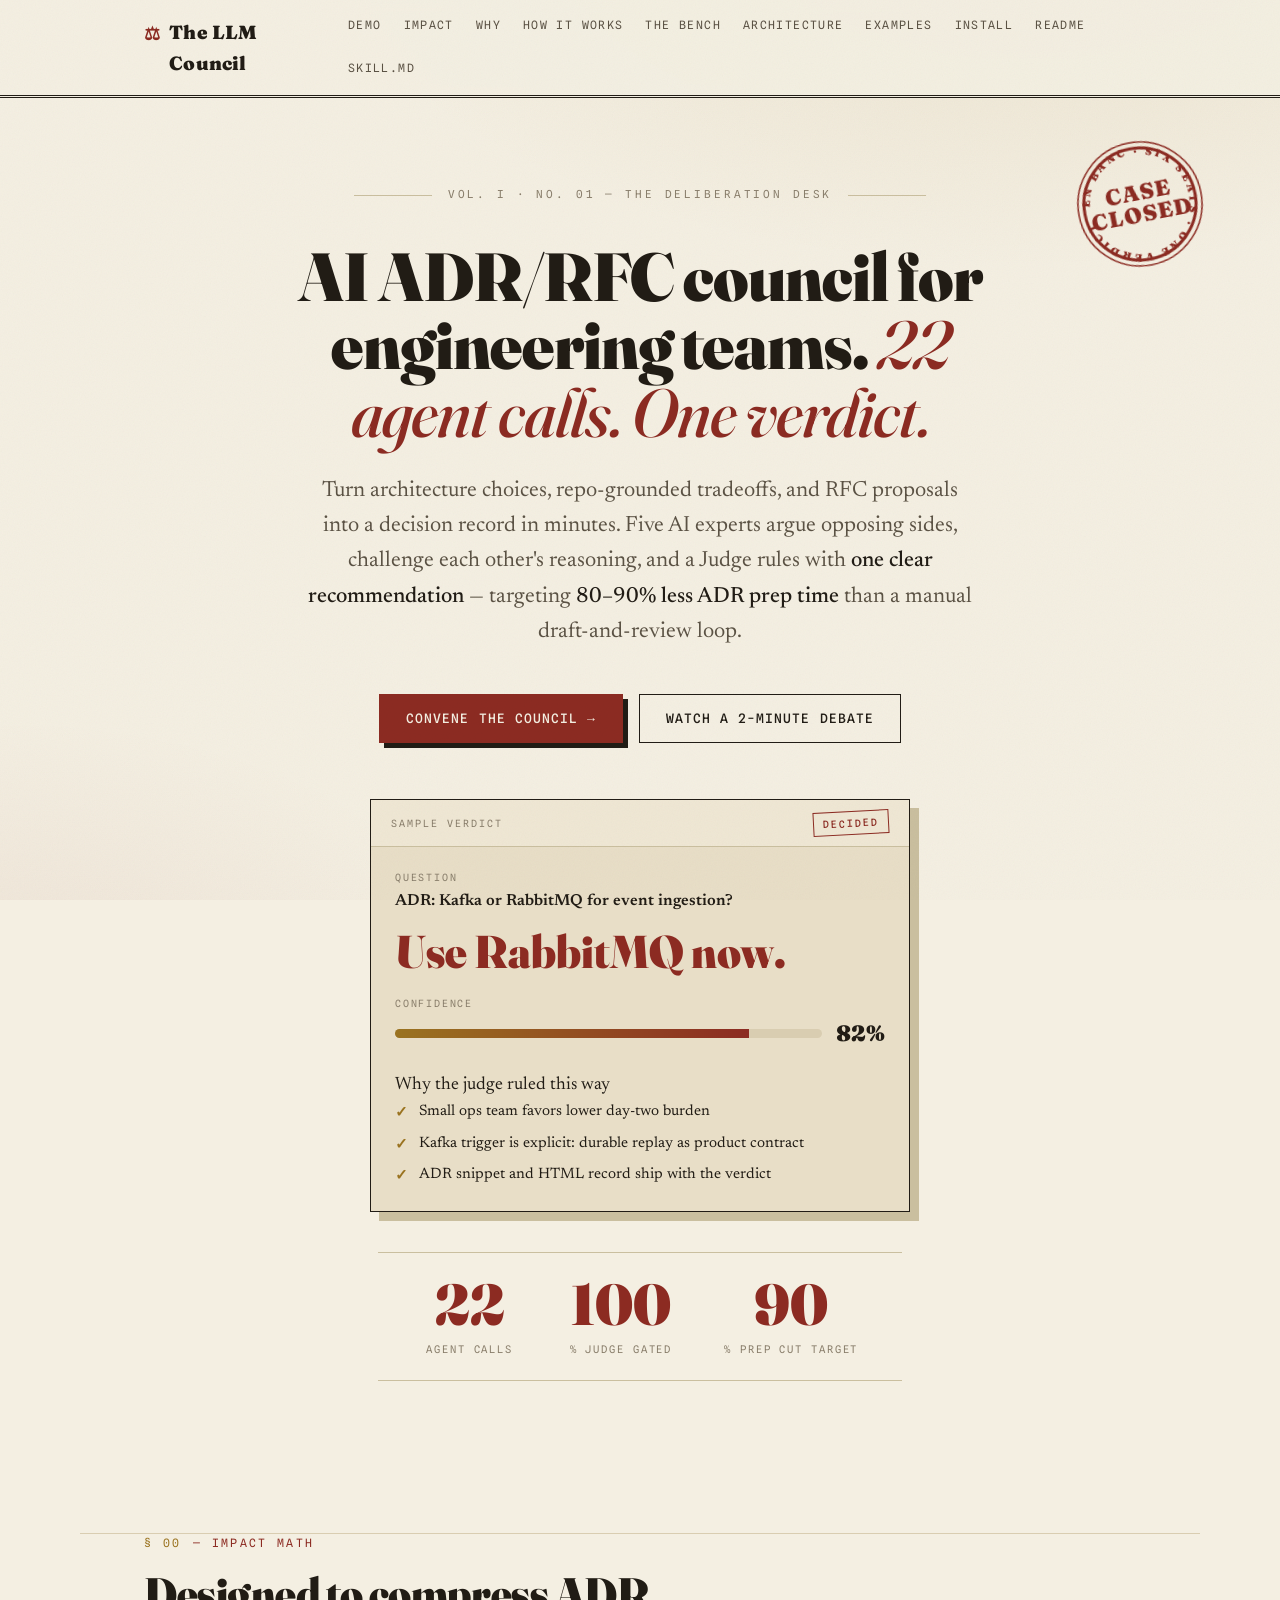
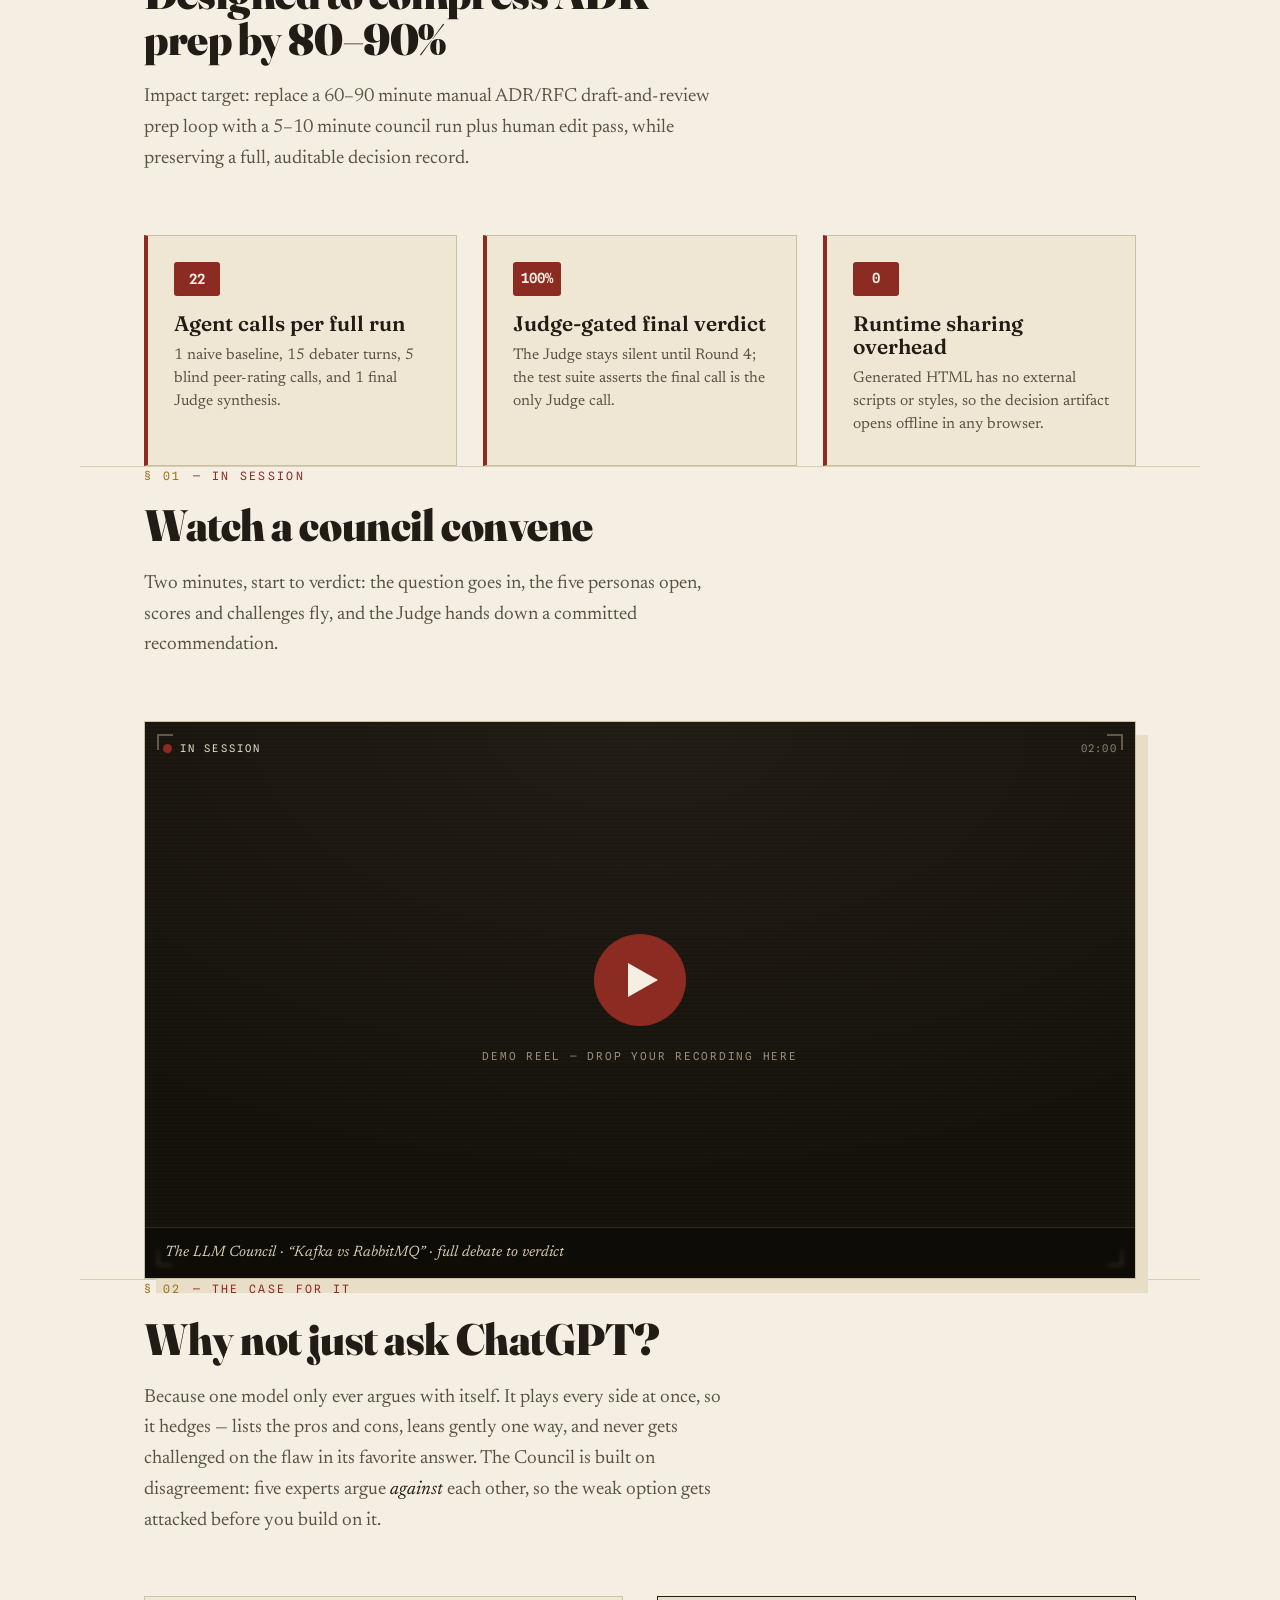
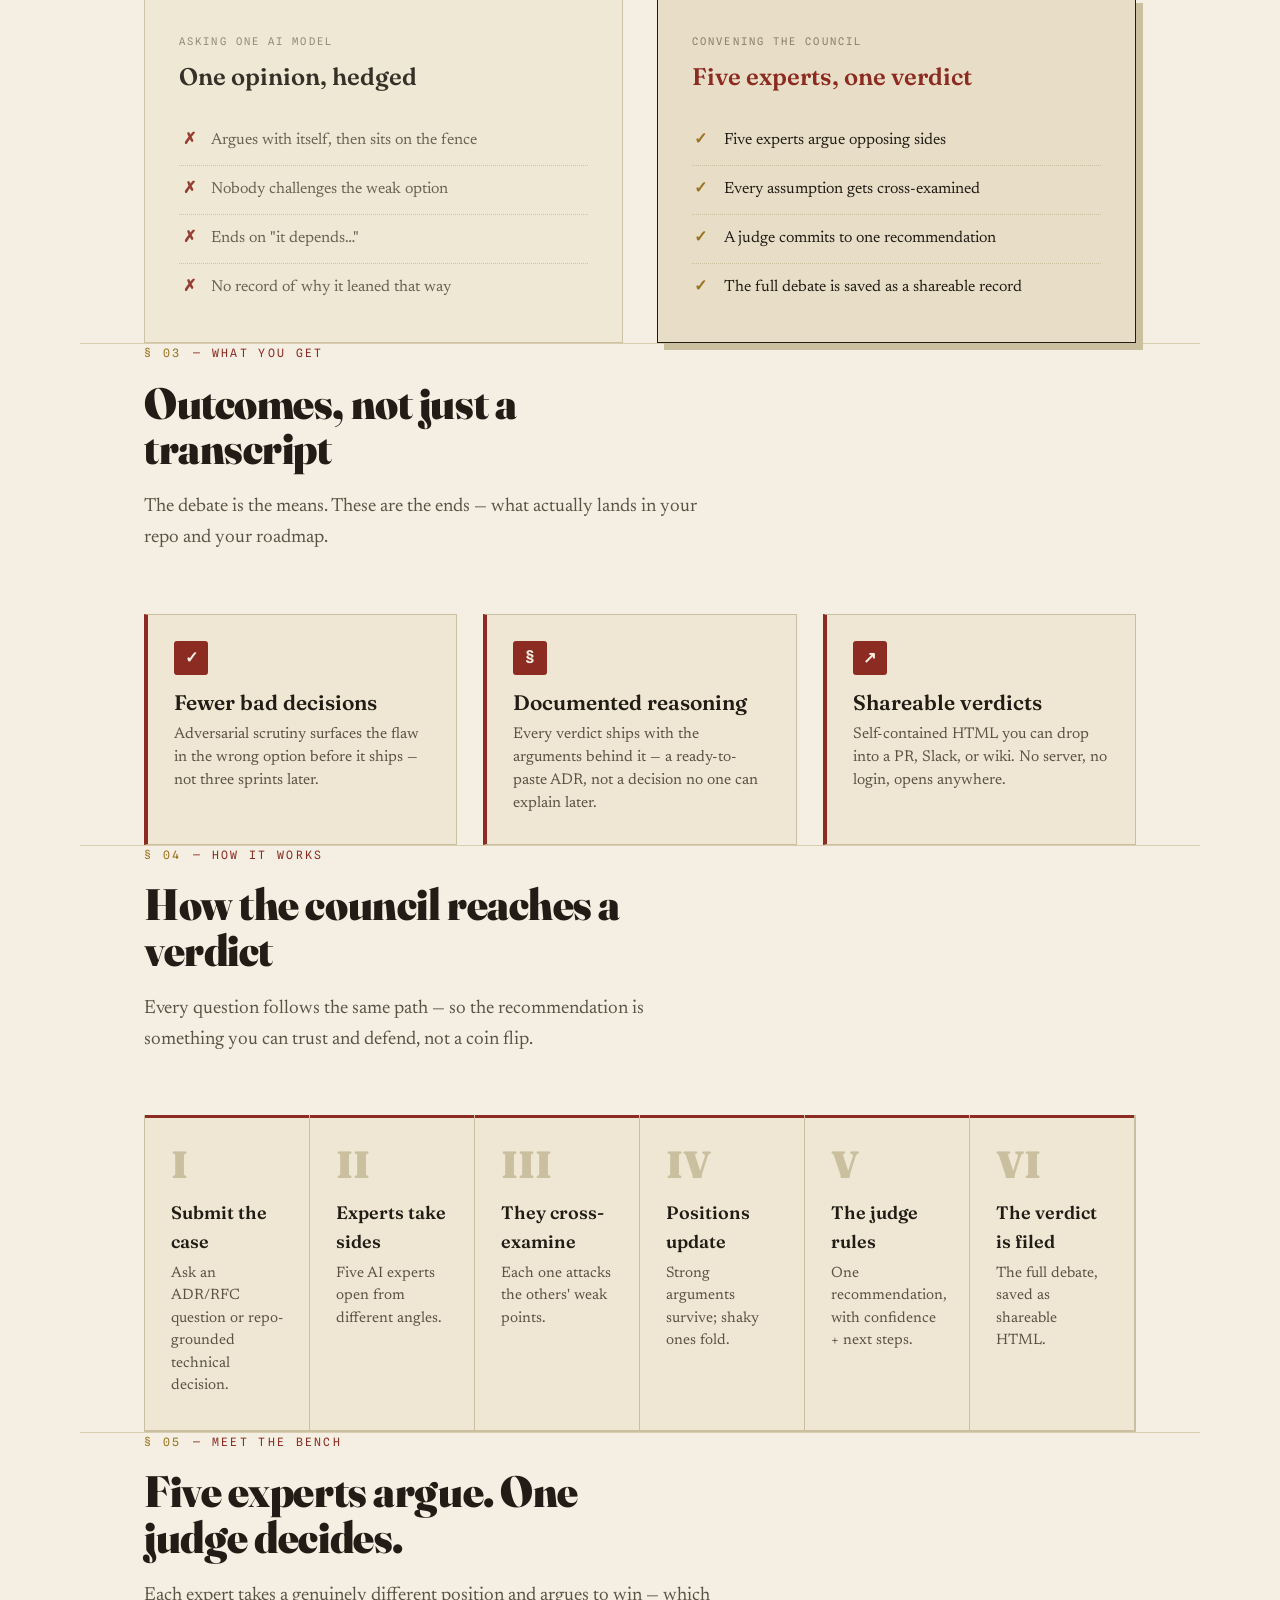
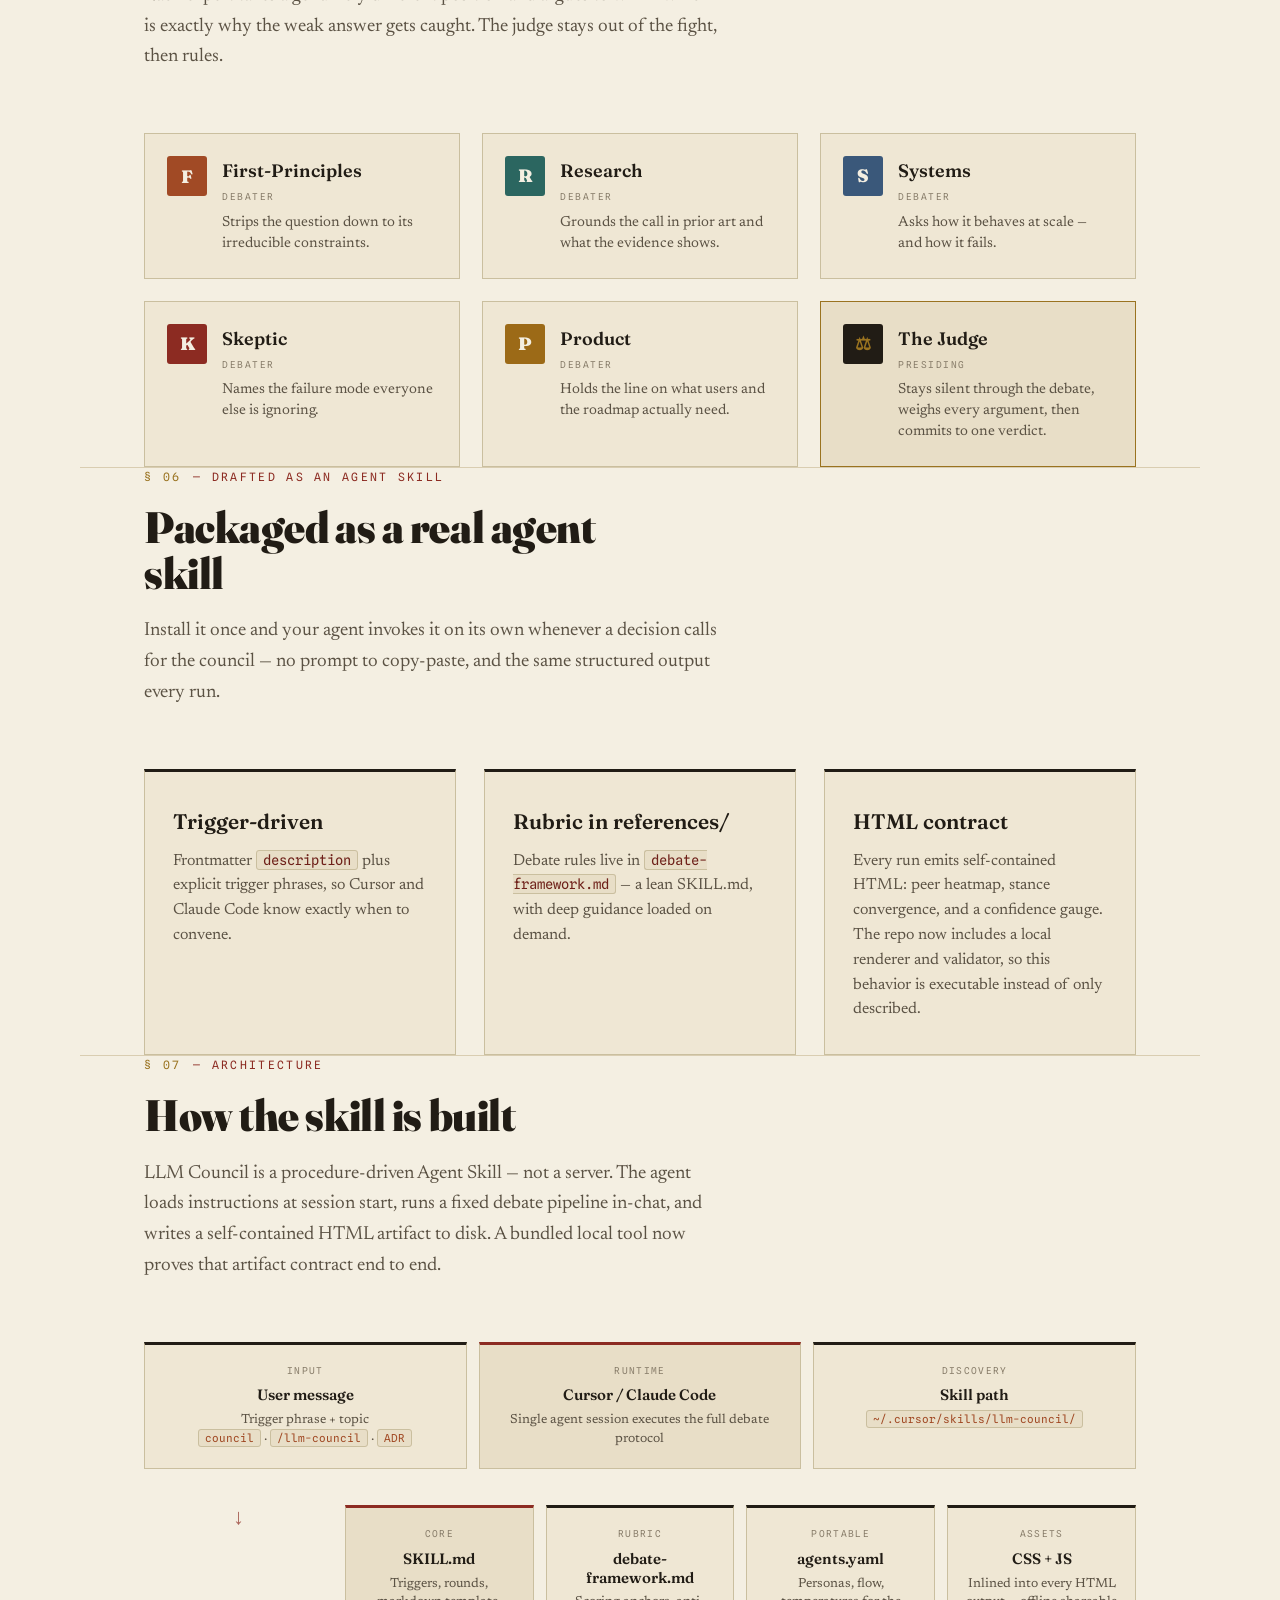
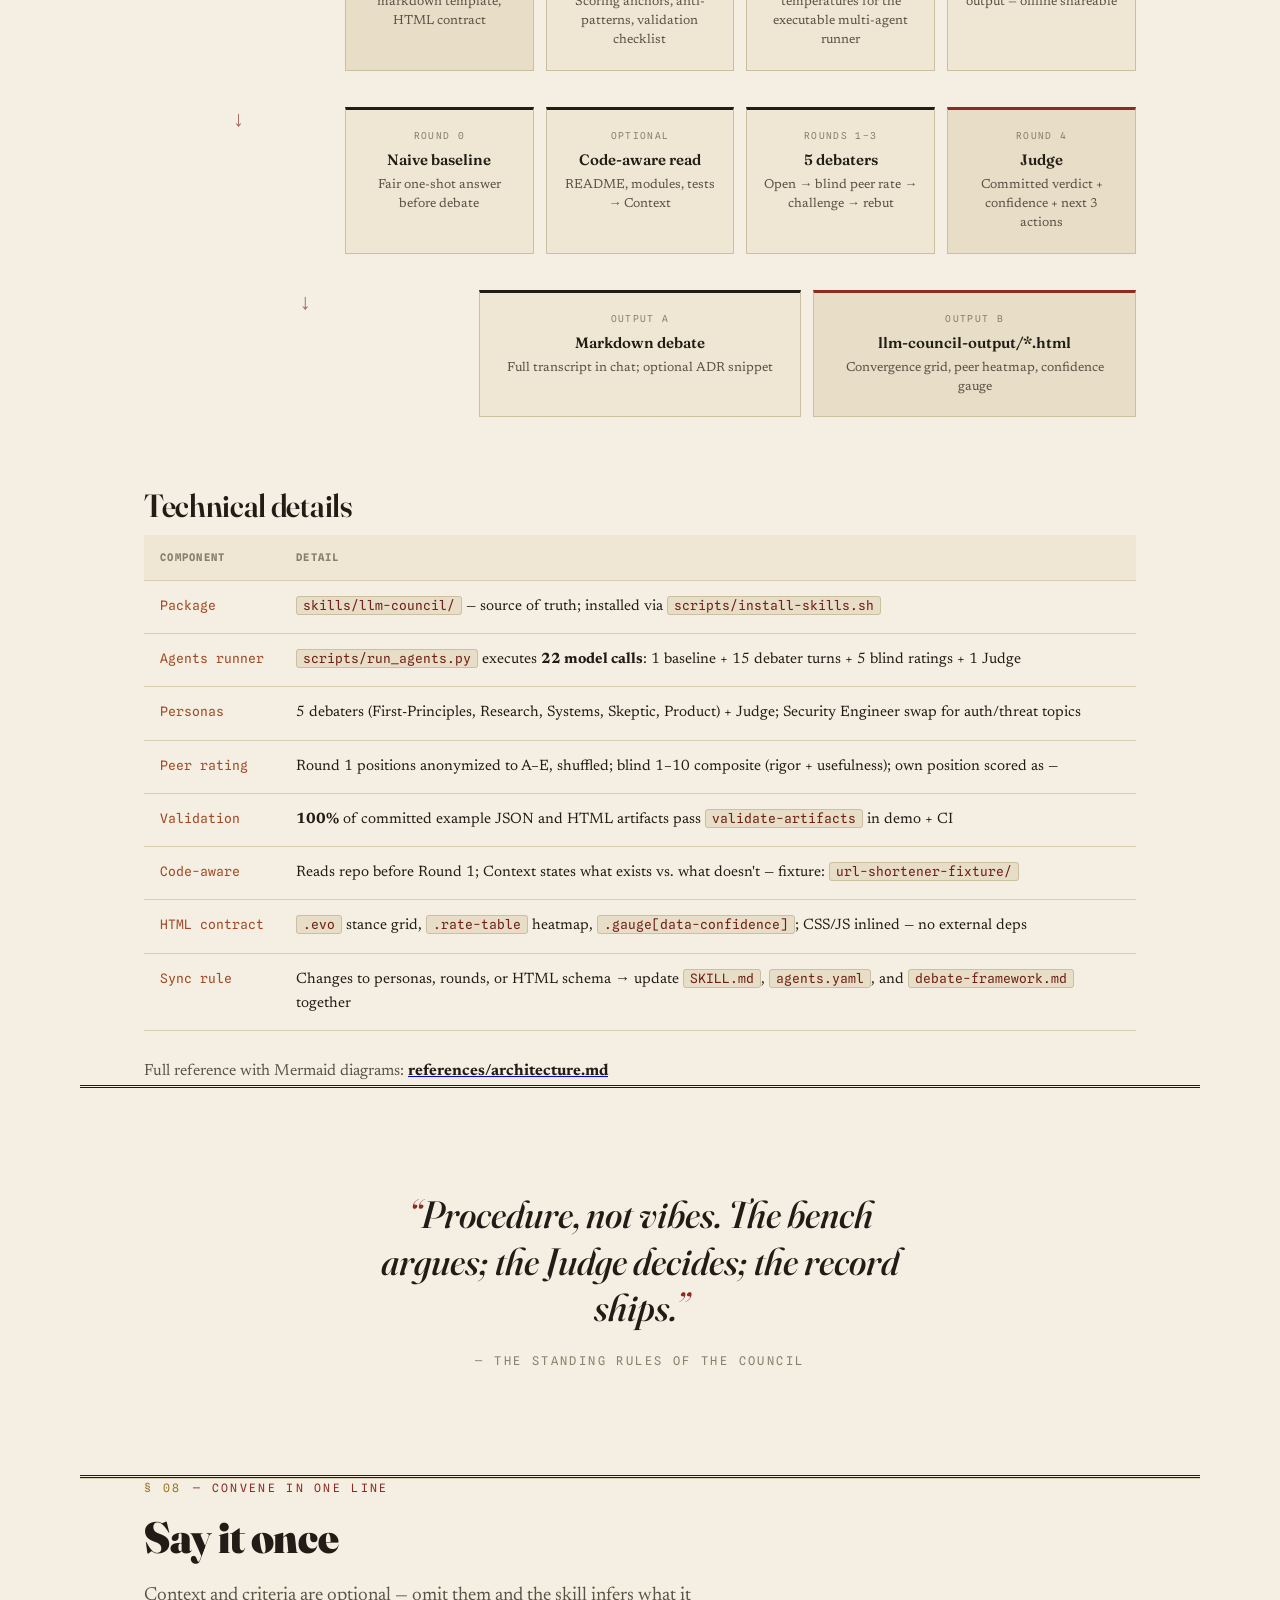
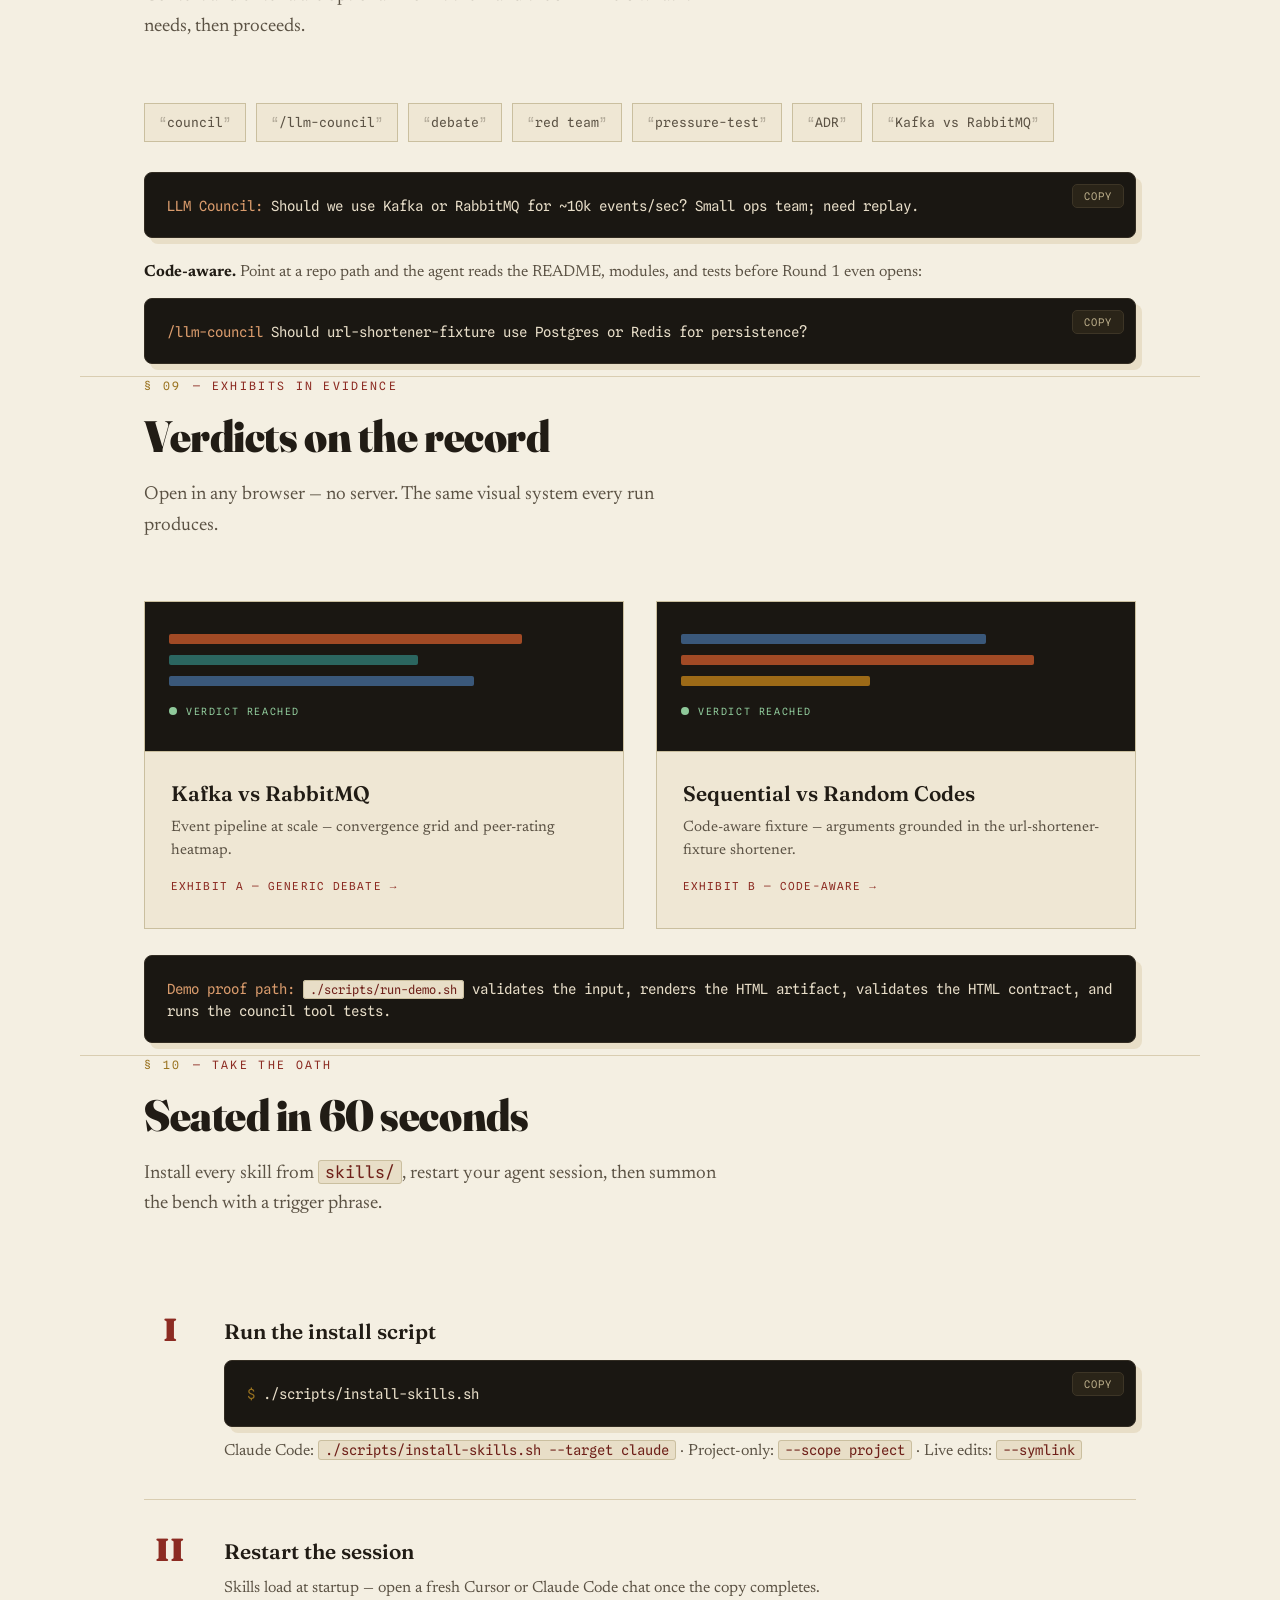
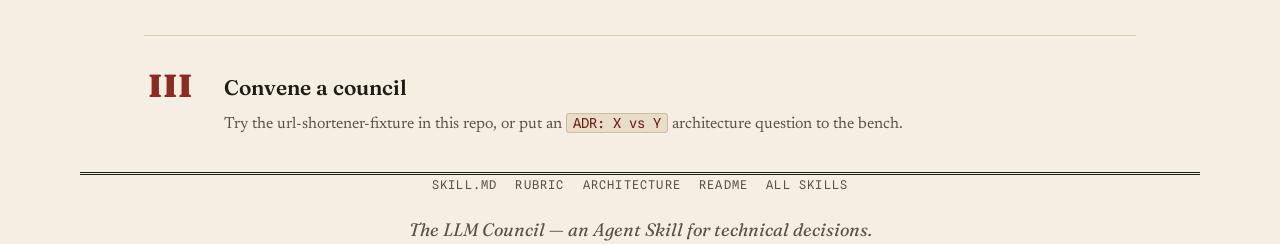
<file: index.html>
<!DOCTYPE html>
<html lang="en">
<head>
<meta charset="UTF-8">
<meta name="viewport" content="width=device-width, initial-scale=1.0">
<meta name="description" content="LLM Council — an AI ADR/RFC decision council for engineering teams with a 22-call agent workflow, Judge-gated verdicts, ADR snippets, and offline HTML artifacts.">
<title>The LLM Council — AI ADR/RFC Decision Council</title>
<link rel="preconnect" href="https://fonts.googleapis.com">
<link rel="preconnect" href="https://fonts.gstatic.com" crossorigin>
<link href="https://fonts.googleapis.com/css2?family=Fraunces:ital,opsz,wght@0,9..144,400;0,9..144,600;0,9..144,900;1,9..144,500&family=Newsreader:ital,opsz,wght@0,6..72,400;0,6..72,500;1,6..72,400&family=Spline+Sans+Mono:wght@400;500;600&display=swap" rel="stylesheet">
<style>
  :root {
    --paper:      #f4efe2;
    --paper-2:    #efe7d4;
    --paper-3:    #e8dec7;
    --ink:        #211c15;
    --ink-soft:   #5b5244;
    --ink-faint:  #8a7f6c;
    --rule:       #d9cdb1;
    --rule-2:     #cabf9f;
    --oxblood:    #8c2b22;
    --oxblood-d:  #6e2019;
    --gold:       #9a7320;
    --terra:      #a14a25;
    --teal:       #2b6660;
    --slate:      #3a587a;
    --ochre:      #9c6a17;

    --serif:   "Newsreader", Georgia, "Times New Roman", serif;
    --display: "Fraunces", Georgia, serif;
    --mono:    "Spline Sans Mono", ui-monospace, SFMono-Regular, Menlo, monospace;
  }

  * { box-sizing: border-box; margin: 0; padding: 0; }
  html { scroll-behavior: smooth; }

  body {
    font-family: var(--serif);
    background-color: var(--paper);
    background-image:
      radial-gradient(1200px 600px at 80% -10%, rgba(154,115,32,.10), transparent 60%),
      radial-gradient(900px 500px at 0% 110%, rgba(140,43,34,.06), transparent 55%);
    background-attachment: fixed;
    color: var(--ink);
    font-size: 18px;
    line-height: 1.62;
    -webkit-font-smoothing: antialiased;
    text-rendering: optimizeLegibility;
    overflow-x: hidden;
  }

  /* paper grain overlay */
  body::after {
    content: "";
    position: fixed; inset: 0; z-index: 9999;
    pointer-events: none;
    mix-blend-mode: multiply;
    opacity: .05;
    background-image: url("data:image/svg+xml,%3Csvg xmlns='http://www.w3.org/2000/svg' width='220' height='220'%3E%3Cfilter id='n'%3E%3CfeTurbulence type='fractalNoise' baseFrequency='0.82' numOctaves='3' stitchTiles='stitch'/%3E%3C/filter%3E%3Crect width='100%25' height='100%25' filter='url(%23n)'/%3E%3C/svg%3E");
  }

  ::selection { background: var(--oxblood); color: var(--paper); }

  .wrap { max-width: 1120px; margin: 0 auto; padding: 0 clamp(28px, 5vw, 64px); }

  /* reading-progress ink line */
  .progress {
    position: fixed; top: 0; left: 0; height: 3px; width: 0;
    background: var(--oxblood);
    z-index: 200; pointer-events: none;
    transition: width .1s linear;
  }

  /* ───────────── masthead / nav ───────────── */
  .nav {
    position: sticky; top: 0; z-index: 100;
    background: rgba(244,239,226,.92);
    backdrop-filter: blur(6px);
    border-bottom: 3px double var(--ink);
  }
  .nav-inner {
    max-width: 1120px; margin: 0 auto;
    padding: 16px clamp(28px, 5vw, 64px);
    display: flex; align-items: center; justify-content: space-between; gap: 18px;
  }
  .logo {
    display: inline-flex; align-items: baseline; gap: 9px;
    font-family: var(--display);
    font-weight: 900;
    font-size: 19px;
    letter-spacing: .01em;
    color: var(--ink);
    text-decoration: none;
  }
  .logo .seal-ico {
    font-family: var(--serif);
    color: var(--oxblood);
    font-size: 18px;
    transform: translateY(1px);
  }
  .nav-links { display: flex; gap: 22px; flex-wrap: wrap; }
  .nav-links a {
    color: var(--ink-soft); text-decoration: none;
    font-family: var(--mono);
    font-size: 11.5px; letter-spacing: .12em; text-transform: uppercase;
    padding-bottom: 2px;
    background-image: linear-gradient(var(--oxblood), var(--oxblood));
    background-size: 0% 1.5px; background-repeat: no-repeat; background-position: left bottom;
    transition: background-size .28s ease, color .2s;
  }
  .nav-links a:hover { color: var(--ink); background-size: 100% 1.5px; }

  /* ───────────── hero ───────────── */
  .hero {
    position: relative;
    text-align: center;
    padding: clamp(52px, 7vw, 88px) 0 clamp(56px, 7vw, 88px);
  }
  .edition {
    display: flex; align-items: center; justify-content: center; gap: 16px;
    font-family: var(--mono);
    font-size: 11px; letter-spacing: .26em; text-transform: uppercase;
    color: var(--ink-faint);
    margin-bottom: 38px;
  }
  .edition::before, .edition::after {
    content: ""; height: 1px; width: 78px; background: var(--rule-2);
  }

  h1 {
    font-family: var(--display);
    font-weight: 900;
    font-size: clamp(38px, 6.4vw, 68px);
    line-height: 1.0;
    letter-spacing: -.015em;
    margin: 0 auto 28px;
    max-width: 16ch;
    font-variation-settings: "opsz" 144;
  }
  h1 .em {
    font-style: italic;
    font-weight: 500;
    color: var(--oxblood);
    font-variation-settings: "opsz" 144;
  }

  .dek {
    font-size: clamp(18px, 2.3vw, 22px);
    color: var(--ink-soft);
    max-width: 56ch;
    margin: 0 auto 44px;
    line-height: 1.6;
  }
  .dek b { color: var(--ink); font-weight: 500; }

  .cta-row {
    display: flex; flex-wrap: wrap; gap: 16px;
    justify-content: center; margin-bottom: 56px;
  }

  /* docket stats */
  .docket {
    display: inline-flex; flex-wrap: wrap; align-items: stretch;
    gap: clamp(20px, 5vw, 52px);
    padding: 22px clamp(24px, 4vw, 44px);
    margin: 0 auto 64px;
    border-top: 1px solid var(--rule-2);
    border-bottom: 1px solid var(--rule-2);
  }
  .stat { text-align: center; min-width: 96px; }
  .stat .figure {
    display: block;
    font-family: var(--display); font-weight: 900; font-size: clamp(40px, 6vw, 58px);
    line-height: 1; color: var(--oxblood);
    font-variation-settings: "opsz" 144;
  }
  .stat .cap {
    display: block; margin-top: 8px;
    font-family: var(--mono); font-size: 10.5px; letter-spacing: .18em; text-transform: uppercase;
    color: var(--ink-faint);
  }

  /* hero 3-line value prop */
  .lede {
    font-family: var(--display);
    font-weight: 600;
    font-size: clamp(21px, 3.2vw, 30px);
    line-height: 1.35;
    margin: 0 auto 40px;
    color: var(--ink);
  }
  .lede span { display: block; }
  .lede .n { color: var(--oxblood); font-style: italic; }

  /* sample verdict card */
  .verdict-card {
    max-width: 540px; margin: 0 auto 40px;
    text-align: left;
    background: var(--paper-3);
    border: 1.5px solid var(--ink);
    box-shadow: 9px 9px 0 var(--rule-2);
    position: relative; overflow: hidden;
  }
  .vc-head {
    display: flex; justify-content: space-between; align-items: center; gap: 12px;
    padding: 11px 20px;
    background: var(--paper-2);
    border-bottom: 1px solid var(--rule-2);
    font-family: var(--mono); font-size: 10px; letter-spacing: .2em; text-transform: uppercase;
    color: var(--ink-faint);
  }
  .vc-head .stamp {
    color: var(--oxblood); border: 1.5px solid var(--oxblood);
    padding: 3px 9px; transform: rotate(-3deg); font-weight: 500;
  }
  .vc-body { padding: 22px 24px 24px; }
  .vc-q { font-size: 16px; color: var(--ink-soft); margin-bottom: 14px; }
  .vc-q .lbl, .vc-conf .lbl, .vc-reasons .lbl {
    font-family: var(--mono); font-size: 10px; letter-spacing: .18em; text-transform: uppercase;
    color: var(--ink-faint); display: block; margin-bottom: 4px;
  }
  .vc-q b { color: var(--ink); font-weight: 600; }
  .vc-verdict {
    font-family: var(--display); font-weight: 900;
    font-size: clamp(34px, 5.5vw, 46px); line-height: 1;
    color: var(--oxblood); margin-bottom: 20px;
    font-variation-settings: "opsz" 144;
  }
  .vc-conf { margin-bottom: 20px; }
  .vc-conf .row { display: flex; align-items: center; gap: 14px; }
  .vc-meter { flex: 1; height: 9px; background: var(--rule); border-radius: 99px; overflow: hidden; }
  .vc-meter span { display: block; height: 100%; width: 0; background: linear-gradient(90deg, var(--gold), var(--oxblood)); transition: width 1.1s cubic-bezier(.2,.8,.2,1); }
  .vc-pct { font-family: var(--display); font-weight: 900; font-size: 22px; color: var(--ink); min-width: 3ch; }
  .vc-reasons { list-style: none; display: grid; gap: 7px; }
  .vc-reasons li { position: relative; padding-left: 24px; font-size: 15px; color: var(--ink); }
  .vc-reasons li::before {
    content: "✓"; position: absolute; left: 0; top: 0;
    color: var(--gold); font-family: var(--mono); font-weight: 600;
  }
  .btn {
    display: inline-flex; align-items: center; gap: 9px;
    padding: 13px 26px;
    font-family: var(--mono);
    font-size: 13px; letter-spacing: .08em; text-transform: uppercase; font-weight: 500;
    text-decoration: none; cursor: pointer;
    transition: transform .14s ease, box-shadow .14s ease, background .2s;
  }
  .btn-primary {
    background: var(--oxblood); color: var(--paper);
    border: 1.5px solid var(--oxblood);
    box-shadow: 5px 5px 0 var(--ink);
  }
  .btn-primary:hover { transform: translate(-2px,-2px); box-shadow: 7px 7px 0 var(--ink); background: var(--oxblood-d); }
  .btn-ghost {
    background: transparent; color: var(--ink);
    border: 1.5px solid var(--ink);
  }
  .btn-ghost:hover { transform: translate(-2px,-2px); box-shadow: 5px 5px 0 var(--rule-2); }

  /* wax seal */
  .seal {
    position: absolute; top: 40px; right: -6px;
    width: 132px; height: 132px;
    transform: rotate(-11deg);
    z-index: 1;
    animation: stamp 1s cubic-bezier(.2,.9,.3,1.2) .9s backwards;
  }
  @keyframes stamp {
    0%   { opacity: 0; transform: rotate(-11deg) scale(2.4); }
    60%  { opacity: 1; }
    100% { opacity: 1; transform: rotate(-11deg) scale(1); }
  }
  .seal svg { width: 100%; height: 100%; }
  .seal .stamp-text { fill: var(--oxblood); font-family: var(--display); font-weight: 900; }
  .seal .ring { fill: none; stroke: var(--oxblood); }
  .seal .ring.thin { stroke-width: 1.5; }
  .seal .ring.thick { stroke-width: 3; }
  @media (max-width: 880px) { .seal { display: none; } }

  /* the bench */
  .bench-label {
    font-family: var(--mono);
    font-size: 11px; letter-spacing: .26em; text-transform: uppercase;
    color: var(--ink-faint);
    margin-bottom: 16px;
  }
  .bench {
    display: flex; flex-wrap: wrap; gap: 12px 14px;
    justify-content: center; max-width: 860px; margin: 0 auto;
  }
  .seat {
    display: inline-flex; align-items: center; gap: 10px;
    padding: 9px 16px 9px 9px;
    background: var(--paper-2);
    border: 1px solid var(--rule-2);
    font-size: 14.5px; cursor: default;
    transition: transform .16s ease, box-shadow .16s ease, border-color .16s ease;
  }
  .seat:hover, .seat:focus-visible {
    transform: translateY(-3px);
    box-shadow: 4px 5px 0 var(--rule-2);
    border-color: var(--ink); outline: none;
  }
  .seat .initial {
    width: 28px; height: 28px; flex-shrink: 0;
    display: grid; place-items: center;
    font-family: var(--display); font-weight: 900; font-size: 13px;
    color: var(--paper);
    border-radius: 2px;
  }
  .seat .role { font-style: italic; color: var(--ink-soft); }
  .bench-caption {
    margin: 26px auto 0; min-height: 1.6em;
    max-width: 52ch;
    font-style: italic; font-size: 18px; color: var(--ink-soft);
    transition: opacity .2s ease;
  }
  .bench-caption b { font-style: normal; font-weight: 600; color: var(--oxblood); }
  .c1 .initial { background: var(--terra); }
  .c2 .initial { background: var(--teal); }
  .c3 .initial { background: var(--slate); }
  .c4 .initial { background: var(--oxblood); }
  .c5 .initial { background: var(--ochre); }
  .cj { border-color: var(--gold); background: var(--paper-3); }
  .cj .initial { background: var(--ink); color: var(--gold); }

  /* ───────────── section scaffolding ───────────── */
  section { padding: clamp(72px, 9vw, 116px) 0; border-top: 1px solid var(--rule); }
  .kicker {
    font-family: var(--mono);
    font-size: 11.5px; letter-spacing: .2em; text-transform: uppercase;
    color: var(--oxblood);
    margin-bottom: 18px;
    display: flex; align-items: center; gap: 12px;
  }
  .kicker .num { color: var(--gold); }
  section h2 {
    font-family: var(--display);
    font-weight: 900;
    font-size: clamp(30px, 4.4vw, 44px);
    line-height: 1.04;
    letter-spacing: -.01em;
    margin-bottom: 20px;
    max-width: 18ch;
    font-variation-settings: "opsz" 110;
  }
  .section-lead {
    color: var(--ink-soft);
    max-width: 58ch;
    margin-bottom: clamp(42px, 5vw, 60px);
    font-size: 19px;
  }
  .section-lead i { color: var(--ink); }

  code {
    font-family: var(--mono);
    font-size: .86em;
    background: var(--paper-3);
    border: 1px solid var(--rule-2);
    padding: 1px 6px;
    border-radius: 3px;
    color: var(--oxblood-d);
  }

  /* ───────────── the motion (compare) ───────────── */
  .compare { display: grid; grid-template-columns: 1fr 1fr; gap: clamp(20px, 3vw, 34px); }
  @media (max-width: 740px) { .compare { grid-template-columns: 1fr; } }
  .ledger {
    background: var(--paper-2);
    border: 1px solid var(--rule-2);
    padding: 36px 34px 30px;
    position: relative;
    transition: transform .16s ease;
  }
  .ledger.strong:hover { transform: translateY(-3px); }
  .ledger .tag {
    font-family: var(--mono); font-size: 10.5px; letter-spacing: .2em; text-transform: uppercase;
    color: var(--ink-faint); margin-bottom: 8px;
  }
  .ledger h3 { font-family: var(--display); font-weight: 600; font-size: 24px; margin-bottom: 20px; }
  .ledger.weak { opacity: .9; }
  .ledger.strong {
    background: var(--paper-3);
    border: 1.5px solid var(--ink);
    box-shadow: 7px 7px 0 var(--rule-2);
  }
  .ledger.strong h3 { color: var(--oxblood); }
  .ledger ul { list-style: none; }
  .ledger li {
    padding: 11px 0 11px 32px; position: relative;
    border-bottom: 1px dotted var(--rule-2);
    font-size: 16px; color: var(--ink-soft);
  }
  .ledger li:last-child { border-bottom: none; }
  .ledger.weak li::before {
    content: "✗"; position: absolute; left: 4px; top: 9px;
    color: var(--oxblood); font-family: var(--mono); font-weight: 600;
  }
  .ledger.strong li { color: var(--ink); }
  .ledger.strong li::before {
    content: "✓"; position: absolute; left: 2px; top: 9px;
    color: var(--gold); font-family: var(--mono); font-weight: 600;
  }

  /* ───────────── proceedings (flow) ───────────── */
  .flow {
    display: grid;
    grid-template-columns: repeat(auto-fit, minmax(150px, 1fr));
    gap: 0;
    border: 1px solid var(--rule-2);
  }
  .flow-step {
    padding: 30px 26px 32px;
    border-right: 1px solid var(--rule-2);
    border-bottom: 1px solid var(--rule-2);
    background: var(--paper-2);
    counter-increment: step;
    position: relative;
    transition: background .25s;
  }
  .flow-step::after {
    content: ""; position: absolute; top: -1px; left: 0;
    height: 3px; width: 0; background: var(--oxblood);
    transition: width .55s cubic-bezier(.2,.8,.2,1);
  }
  .flow.in .flow-step::after { width: 100%; }
  .flow.in .flow-step:nth-child(1)::after { transition-delay: .05s; }
  .flow.in .flow-step:nth-child(2)::after { transition-delay: .15s; }
  .flow.in .flow-step:nth-child(3)::after { transition-delay: .25s; }
  .flow.in .flow-step:nth-child(4)::after { transition-delay: .35s; }
  .flow.in .flow-step:nth-child(5)::after { transition-delay: .45s; }
  .flow.in .flow-step:nth-child(6)::after { transition-delay: .55s; }
  .flow-step:hover { background: var(--paper-3); }
  .flow-step .ord {
    font-family: var(--display); font-weight: 900; font-size: 38px;
    color: var(--rule-2); line-height: 1; margin-bottom: 14px;
    transition: color .25s;
  }
  .flow-step:hover .ord { color: var(--oxblood); }
  .flow-step h3 { font-family: var(--display); font-weight: 600; font-size: 18px; margin-bottom: 6px; }
  .flow-step p { font-size: 15px; color: var(--ink-soft); line-height: 1.5; }

  /* ───────────── feature cards ───────────── */
  .grid-3 { display: grid; grid-template-columns: repeat(auto-fit, minmax(270px, 1fr)); gap: clamp(20px, 3vw, 28px); }
  .card {
    background: var(--paper-2);
    border: 1px solid var(--rule-2);
    border-top: 3px solid var(--ink);
    padding: 32px 28px;
    transition: transform .15s ease, border-top-color .25s, box-shadow .15s ease;
  }
  .card:hover { transform: translateY(-4px); border-top-color: var(--oxblood); box-shadow: 6px 8px 0 var(--rule-2); }
  .card h3 { font-family: var(--display); font-weight: 600; font-size: 21px; margin-bottom: 11px; }
  .card p { color: var(--ink-soft); font-size: 16px; line-height: 1.55; }

  /* ───────────── benefits (outcomes) ───────────── */
  .benefits {
    display: grid; grid-template-columns: repeat(auto-fit, minmax(248px, 1fr));
    gap: clamp(18px, 2.5vw, 26px);
  }
  .benefit {
    background: var(--paper-2);
    border: 1px solid var(--rule-2);
    border-left: 4px solid var(--oxblood);
    padding: 26px 26px 28px;
    transition: transform .15s ease, box-shadow .15s ease;
  }
  .benefit:hover { transform: translateY(-4px); box-shadow: 7px 9px 0 var(--rule-2); }
  .benefit .bicon {
    display: inline-grid; place-items: center;
    width: 34px; height: 34px; margin-bottom: 16px;
    background: var(--oxblood); color: var(--paper);
    font-family: var(--mono); font-weight: 600; font-size: 16px;
    border-radius: 3px;
  }
  #impact .benefit .bicon {
    width: auto;
    min-width: 46px;
    padding: 0 8px;
    font-size: 14px;
  }
  .benefit h3 { font-family: var(--display); font-weight: 600; font-size: 21px; line-height: 1.1; margin-bottom: 9px; }
  .benefit p { color: var(--ink-soft); font-size: 15.5px; line-height: 1.5; }

  /* ───────────── meet the bench ───────────── */
  .bench-grid {
    display: grid; grid-template-columns: repeat(auto-fit, minmax(250px, 1fr));
    gap: clamp(16px, 2.2vw, 22px);
  }
  .member {
    display: flex; gap: 15px; align-items: flex-start;
    background: var(--paper-2);
    border: 1px solid var(--rule-2);
    padding: 22px 22px 24px;
    transition: transform .15s ease, box-shadow .15s ease;
  }
  .member:hover { transform: translateY(-3px); box-shadow: 6px 8px 0 var(--rule-2); }
  .member .initial {
    width: 40px; height: 40px; flex-shrink: 0;
    display: grid; place-items: center;
    font-family: var(--display); font-weight: 900; font-size: 18px;
    color: var(--paper); border-radius: 3px;
  }
  .member h3 { font-family: var(--display); font-weight: 600; font-size: 18px; margin-bottom: 4px; }
  .member .verdict-role {
    display: block; font-family: var(--mono); font-size: 9.5px; letter-spacing: .16em;
    text-transform: uppercase; color: var(--ink-faint); margin-bottom: 7px;
  }
  .member p { color: var(--ink-soft); font-size: 14.5px; line-height: 1.45; }
  .member.judge { border: 1.5px solid var(--gold); background: var(--paper-3); }
  .member.judge .initial { background: var(--ink); color: var(--gold); }

  /* ───────────── invoke / code ───────────── */
  .triggers { display: flex; flex-wrap: wrap; gap: 10px; margin-bottom: 30px; }
  .trigger {
    font-family: var(--mono); font-size: 13px;
    padding: 8px 14px;
    background: var(--paper-2);
    border: 1px solid var(--rule-2);
    color: var(--ink-soft); cursor: pointer;
    transition: border-color .18s, color .18s, transform .12s, background .18s;
  }
  .trigger::before { content: "“"; opacity: .4; }
  .trigger::after { content: "”"; opacity: .4; }
  .trigger:hover { border-color: var(--oxblood); color: var(--oxblood); transform: translateY(-2px); }
  .trigger.copied { background: var(--oxblood); color: var(--paper); border-color: var(--oxblood); }
  .trigger.copied::before, .trigger.copied::after { opacity: 0; }

  .code-block {
    background: #1a1712;
    border: 1px solid #322c22;
    border-radius: 8px;
    padding: 22px 22px 20px;
    font-family: var(--mono);
    font-size: 14px;
    line-height: 1.6;
    color: #e7ddc8;
    overflow-x: auto;
    position: relative;
    margin: 12px 0;
    box-shadow: 6px 6px 0 var(--paper-3);
  }
  .code-block .dollar { color: var(--gold); user-select: none; margin-right: 8px; }
  .code-block .kw { color: #d99b6c; }
  .code-block .comment { color: #6f6450; }
  .copy-btn {
    position: absolute; top: 11px; right: 11px;
    font-family: var(--mono); font-size: 10.5px; letter-spacing: .1em; text-transform: uppercase;
    padding: 5px 11px;
    background: #2a2418;
    border: 1px solid #3d3526;
    border-radius: 5px;
    color: #b6a986;
    cursor: pointer;
    transition: color .15s, border-color .15s;
  }
  .copy-btn:hover { color: #fff; border-color: var(--gold); }
  .copy-btn.ok { color: #8fc99a; border-color: #8fc99a; }
  .note { font-size: 16px; color: var(--ink-soft); margin-top: 22px; }
  .note b { color: var(--ink); }

  /* ───────────── exhibits (demos) ───────────── */
  .demo-cards { display: grid; grid-template-columns: repeat(auto-fit, minmax(300px, 1fr)); gap: clamp(22px, 3vw, 32px); }
  .demo-card {
    background: var(--paper-2);
    border: 1px solid var(--rule-2);
    text-decoration: none; color: inherit;
    overflow: hidden;
    transition: transform .15s ease, box-shadow .15s ease;
  }
  .demo-card:hover { transform: translateY(-5px); box-shadow: 8px 12px 0 var(--rule-2); }
  .demo-preview {
    height: 150px;
    background: #1a1712;
    border-bottom: 1px solid var(--rule-2);
    padding: 24px; display: flex; flex-direction: column; justify-content: center; gap: 11px;
  }
  .bar {
    height: 10px; border-radius: 2px;
    transform: scaleX(0); transform-origin: left;
    transition: transform .9s cubic-bezier(.2,.8,.2,1);
  }
  .demo-preview.dealt .bar { transform: scaleX(1); }
  .demo-preview.dealt .bar:nth-child(2) { transition-delay: .12s; }
  .demo-preview.dealt .bar:nth-child(3) { transition-delay: .24s; }
  .demo-card:hover .demo-preview .bar { transform: scaleX(1) scaleY(1.35); }
  .bar.a { width: 82%; background: var(--terra); }
  .bar.b { width: 58%; background: var(--teal); }
  .bar.c { width: 71%; background: var(--slate); }
  .bar.d { width: 44%; background: var(--ochre); }
  .verdict-line {
    margin-top: 6px; display: flex; align-items: center; gap: 9px;
    font-family: var(--mono); font-size: 10px; letter-spacing: .16em; text-transform: uppercase; color: #8fc99a;
  }
  .verdict-line .dot {
    width: 8px; height: 8px; border-radius: 50%; background: #8fc99a;
    animation: pulse 1.8s ease-in-out infinite;
  }
  @keyframes pulse {
    0%, 100% { box-shadow: 0 0 0 0 rgba(143,201,154,.55); }
    50%      { box-shadow: 0 0 0 6px rgba(143,201,154,0); }
  }
  .demo-card-body { padding: 24px 26px 26px; }
  .demo-card-body h3 { font-family: var(--display); font-weight: 600; font-size: 21px; margin-bottom: 7px; }
  .demo-card-body p { font-size: 15px; color: var(--ink-soft); line-height: 1.5; }
  .demo-tag {
    display: inline-block; margin-top: 16px;
    font-family: var(--mono); font-size: 11px; letter-spacing: .1em; text-transform: uppercase;
    color: var(--oxblood);
    transition: letter-spacing .2s;
  }
  .demo-card:hover .demo-tag { letter-spacing: .18em; }

  /* ───────────── install ───────────── */
  .install-step {
    display: grid; grid-template-columns: 52px 1fr; gap: 28px;
    padding: 34px 0; border-bottom: 1px solid var(--rule);
    align-items: start;
  }
  .install-step:last-child { border-bottom: none; }
  .install-step .ord {
    font-family: var(--display); font-weight: 900; font-size: 32px;
    color: var(--oxblood); line-height: 1; text-align: center;
  }
  .install-step h3 { font-family: var(--display); font-weight: 600; font-size: 21px; margin-bottom: 8px; }
  .install-step p { font-size: 16px; color: var(--ink-soft); }

  /* ───────────── architecture diagram ───────────── */
  .arch {
    display: grid;
    grid-template-columns: 1fr;
    gap: clamp(24px, 3vw, 36px);
    margin-top: 8px;
  }
  .arch-layer {
    display: grid;
    grid-template-columns: repeat(auto-fit, minmax(140px, 1fr));
    gap: 12px;
    align-items: stretch;
    position: relative;
  }
  .arch-layer + .arch-layer::before {
    content: "↓";
    display: block;
    text-align: center;
    font-family: var(--display);
    font-size: 22px;
    color: var(--oxblood);
    margin: -6px 0 6px;
    opacity: .7;
  }
  .arch-box {
    background: var(--paper-2);
    border: 1px solid var(--rule-2);
    border-top: 3px solid var(--ink);
    padding: 18px 16px 20px;
    text-align: center;
    transition: transform .15s ease, border-top-color .25s;
  }
  .arch-box:hover { transform: translateY(-3px); border-top-color: var(--oxblood); }
  .arch-box.highlight { border-top-color: var(--oxblood); background: var(--paper-3); }
  .arch-box .label {
    display: block;
    font-family: var(--mono);
    font-size: 9.5px;
    letter-spacing: .14em;
    text-transform: uppercase;
    color: var(--ink-faint);
    margin-bottom: 8px;
  }
  .arch-box h4 {
    font-family: var(--display);
    font-weight: 600;
    font-size: 15px;
    line-height: 1.25;
    margin-bottom: 6px;
  }
  .arch-box p {
    font-size: 13px;
    color: var(--ink-soft);
    line-height: 1.45;
  }
  .arch-box code {
    font-family: var(--mono);
    font-size: 11px;
    color: var(--terra);
  }
  .tech-table {
    width: 100%;
    border-collapse: collapse;
    font-size: 15px;
    margin-top: 8px;
  }
  .tech-table th, .tech-table td {
    text-align: left;
    padding: 14px 16px;
    border-bottom: 1px solid var(--rule);
    vertical-align: top;
  }
  .tech-table th {
    font-family: var(--mono);
    font-size: 10.5px;
    letter-spacing: .12em;
    text-transform: uppercase;
    color: var(--ink-faint);
    background: var(--paper-2);
  }
  .tech-table td:first-child {
    font-family: var(--mono);
    font-size: 13px;
    color: var(--terra);
    white-space: nowrap;
  }
  .tech-table tr:hover td { background: var(--paper-2); }

  /* ───────────── demo screening ───────────── */
  .screening {
    position: relative;
    aspect-ratio: 16 / 9;
    width: 100%;
    background:
      radial-gradient(120% 120% at 50% 0%, #211c14 0%, #14110b 70%);
    border: 1px solid var(--rule-2);
    box-shadow: 12px 14px 0 var(--paper-3);
    overflow: hidden;
    display: grid; place-items: center;
    cursor: pointer;
  }
  .screening::before {
    content: ""; position: absolute; inset: 0; pointer-events: none;
    background: repeating-linear-gradient(0deg, rgba(255,255,255,.025) 0 1px, transparent 1px 4px);
  }
  .screening.nudge { animation: nudge .45s ease; }
  @keyframes nudge { 25%{transform:translateX(-6px)} 50%{transform:translateX(6px)} 75%{transform:translateX(-3px)} }
  .reel-badge {
    position: absolute; top: 18px; left: 18px;
    font-family: var(--mono); font-size: 10.5px; letter-spacing: .2em; text-transform: uppercase;
    color: #e7ddc8; display: flex; align-items: center; gap: 8px;
  }
  .reel-badge .rec { width: 9px; height: 9px; border-radius: 50%; background: var(--oxblood); animation: pulse 1.8s ease-in-out infinite; }
  .reel-time {
    position: absolute; top: 18px; right: 18px;
    font-family: var(--mono); font-size: 10.5px; letter-spacing: .12em; color: #8a7f6c;
  }
  .screen-center { text-align: center; z-index: 1; }
  .play {
    width: 92px; height: 92px; border: none; border-radius: 50%;
    background: var(--oxblood); color: var(--paper);
    display: grid; place-items: center; cursor: pointer;
    margin: 0 auto;
    box-shadow: 0 0 0 0 rgba(140,43,34,.55);
    animation: ring 2.6s ease-out infinite;
    transition: transform .16s ease, background .2s;
  }
  .play:hover { transform: scale(1.08); background: var(--oxblood-d); }
  .play svg { margin-left: 5px; }
  @keyframes ring {
    0%   { box-shadow: 0 0 0 0 rgba(140,43,34,.5); }
    70%  { box-shadow: 0 0 0 24px rgba(140,43,34,0); }
    100% { box-shadow: 0 0 0 0 rgba(140,43,34,0); }
  }
  .screen-note {
    margin-top: 22px;
    font-family: var(--mono); font-size: 11px; letter-spacing: .16em; text-transform: uppercase;
    color: #9a8e75;
  }
  .screen-strip {
    position: absolute; bottom: 0; left: 0; right: 0;
    padding: 13px 20px;
    background: rgba(10,8,5,.55); backdrop-filter: blur(2px);
    border-top: 1px solid rgba(202,191,159,.18);
    font-style: italic; font-size: 15px; color: #d8cdb1;
  }
  .tick { position: absolute; width: 16px; height: 16px; border-color: rgba(202,191,159,.4); border-style: solid; border-width: 0; }
  .tick.tl { top: 12px; left: 12px; border-top-width: 2px; border-left-width: 2px; }
  .tick.tr { top: 12px; right: 12px; border-top-width: 2px; border-right-width: 2px; }
  .tick.bl { bottom: 12px; left: 12px; border-bottom-width: 2px; border-left-width: 2px; }
  .tick.br { bottom: 12px; right: 12px; border-bottom-width: 2px; border-right-width: 2px; }
  @media (prefers-reduced-motion: reduce) {
    .play { animation: none !important; }
    .reel-badge .rec { animation: none !important; }
  }

  /* ───────────── pull quote ───────────── */
  .pullquote {
    text-align: center; padding: clamp(64px, 9vw, 104px) 0;
    border-top: 3px double var(--ink); border-bottom: 3px double var(--ink);
  }
  .pullquote blockquote {
    font-family: var(--display); font-style: italic; font-weight: 500;
    font-size: clamp(24px, 3.6vw, 38px);
    line-height: 1.22; max-width: 22ch; margin: 0 auto;
    font-variation-settings: "opsz" 110;
  }
  .pullquote blockquote .q { color: var(--oxblood); }
  .pullquote cite {
    display: block; margin-top: 20px;
    font-family: var(--mono); font-style: normal;
    font-size: 12px; letter-spacing: .2em; text-transform: uppercase; color: var(--ink-faint);
  }

  /* ───────────── footer / colophon ───────────── */
  footer {
    border-top: 3px double var(--ink);
    padding: 44px 0 60px;
    text-align: center;
  }
  .colophon {
    font-family: var(--mono); font-size: 12px; letter-spacing: .1em;
    display: flex; flex-wrap: wrap; gap: 8px 18px; justify-content: center;
    margin-bottom: 20px;
  }
  .colophon a { color: var(--ink-soft); text-decoration: none; text-transform: uppercase; }
  .colophon a:hover { color: var(--oxblood); }
  footer .sig {
    font-family: var(--display); font-style: italic; font-size: 18px; color: var(--ink-soft);
  }

  /* ───────────── load animation ───────────── */
  .rise { opacity: 0; animation: rise .8s cubic-bezier(.2,.8,.25,1) forwards; }
  @keyframes rise { from { opacity: 0; transform: translateY(18px); } to { opacity: 1; transform: translateY(0); } }
  .d1{animation-delay:.05s}.d2{animation-delay:.18s}.d3{animation-delay:.31s}
  .d4{animation-delay:.44s}.d5{animation-delay:.57s}.d6{animation-delay:.70s}

  @media (prefers-reduced-motion: reduce) {
    .rise, .seal { animation: none !important; opacity: 1 !important; transform: rotate(-11deg) !important; }
    .rise { transform: none !important; }
    .bar { transform: scaleX(1) !important; transition: none !important; }
    .vc-meter span { transition: none !important; }
    .verdict-line .dot { animation: none !important; }
    .flow-step::after { transition: none !important; }
  }
</style>
</head>
<body>

<div class="progress" id="progress" aria-hidden="true"></div>

<nav class="nav">
  <div class="nav-inner">
    <a class="logo" href="#"><span class="seal-ico">⚖</span> The LLM Council</a>
    <div class="nav-links">
      <a href="#demo">Demo</a>
      <a href="#impact">Impact</a>
      <a href="#why">Why</a>
      <a href="#how">How it works</a>
      <a href="#bench">The bench</a>
      <a href="#architecture">Architecture</a>
      <a href="#demos">Examples</a>
      <a href="#install">Install</a>
      <a href="README.md">README</a>
      <a href="skills/llm-council/SKILL.md">SKILL.md</a>
    </div>
  </div>
</nav>

<header class="hero wrap">
  <div class="seal" aria-hidden="true">
    <svg viewBox="0 0 132 132">
      <defs>
        <path id="circ" d="M66,66 m-50,0 a50,50 0 1,1 100,0 a50,50 0 1,1 -100,0" fill="none"/>
      </defs>
      <circle class="ring thin" cx="66" cy="66" r="62"/>
      <circle class="ring thick" cx="66" cy="66" r="56"/>
      <text class="stamp-text" font-size="10.5" letter-spacing="3">
        <textPath href="#circ" startOffset="2%">EN BANC · SIX SEATS · ONE VERDICT · </textPath>
      </text>
      <text class="stamp-text" x="66" y="62" text-anchor="middle" font-size="22" letter-spacing="1">CASE</text>
      <text class="stamp-text" x="66" y="84" text-anchor="middle" font-size="22" letter-spacing="1">CLOSED</text>
    </svg>
  </div>

  <div class="edition rise d1">Vol. I · No. 01 — The Deliberation Desk</div>
  <h1 class="rise d2">AI ADR/RFC council for engineering teams. <span class="em">22 agent calls. One verdict.</span></h1>
  <p class="dek rise d3">
    Turn architecture choices, repo-grounded tradeoffs, and RFC proposals into a decision record in minutes.
    Five AI experts argue opposing sides, challenge each other's reasoning, and a Judge rules with <b>one clear
    recommendation</b> — targeting <b>80–90% less ADR prep time</b> than a manual draft-and-review loop.
  </p>
  <div class="cta-row rise d4">
    <a class="btn btn-primary" href="#install">Convene the council →</a>
    <a class="btn btn-ghost" href="#demo">Watch a 2-minute debate</a>
  </div>

  <div class="verdict-card rise d5" id="verdictCard">
    <div class="vc-head">
      <span>Sample verdict</span>
      <span class="stamp">Decided</span>
    </div>
    <div class="vc-body">
      <p class="vc-q"><span class="lbl">Question</span> <b>ADR: Kafka or RabbitMQ for event ingestion?</b></p>
      <div class="vc-verdict">Use RabbitMQ now.</div>
      <div class="vc-conf">
        <span class="lbl">Confidence</span>
        <div class="row">
          <div class="vc-meter"><span id="vcMeter"></span></div>
          <span class="vc-pct"><span class="figure" data-to="82">0</span>%</span>
        </div>
      </div>
      <span class="lbl">Why the judge ruled this way</span>
      <ul class="vc-reasons">
        <li>Small ops team favors lower day-two burden</li>
        <li>Kafka trigger is explicit: durable replay as product contract</li>
        <li>ADR snippet and HTML record ship with the verdict</li>
      </ul>
    </div>
  </div>

  <div class="docket rise d5">
    <div class="stat"><span class="figure" data-to="22">0</span><span class="cap">agent calls</span></div>
    <div class="stat"><span class="figure" data-to="100">0</span><span class="cap">% Judge gated</span></div>
    <div class="stat"><span class="figure" data-to="90">0</span><span class="cap">% prep cut target</span></div>
  </div>
</header>

<section class="wrap" id="impact">
  <div class="kicker"><span class="num">§ 00</span> — Impact Math</div>
  <h2>Designed to compress ADR prep by 80–90%</h2>
  <p class="section-lead">Impact target: replace a 60–90 minute manual ADR/RFC draft-and-review prep loop with a 5–10 minute council run plus human edit pass, while preserving a full, auditable decision record.</p>
  <div class="benefits">
    <div class="benefit">
      <span class="bicon">22</span>
      <h3>Agent calls per full run</h3>
      <p>1 naive baseline, 15 debater turns, 5 blind peer-rating calls, and 1 final Judge synthesis.</p>
    </div>
    <div class="benefit">
      <span class="bicon">100%</span>
      <h3>Judge-gated final verdict</h3>
      <p>The Judge stays silent until Round 4; the test suite asserts the final call is the only Judge call.</p>
    </div>
    <div class="benefit">
      <span class="bicon">0</span>
      <h3>Runtime sharing overhead</h3>
      <p>Generated HTML has no external scripts or styles, so the decision artifact opens offline in any browser.</p>
    </div>
  </div>
</section>

<section class="wrap" id="demo">
  <div class="kicker"><span class="num">§ 01</span> — In Session</div>
  <h2>Watch a council convene</h2>
  <p class="section-lead">Two minutes, start to verdict: the question goes in, the five personas open, scores and challenges fly, and the Judge hands down a committed recommendation.</p>
  <!--
    To embed a real video: add a `data-video` attribute pointing at your file, e.g.
      <figure class="screening" id="screening" data-video="assets/council-demo.mp4" ...>
    or replace the inner markup with a <video controls poster="…"><source src="…"></video>.
  -->
  <figure class="screening" id="screening" role="group" aria-label="Demo video of an LLM Council session" tabindex="0">
    <span class="tick tl"></span><span class="tick tr"></span><span class="tick bl"></span><span class="tick br"></span>
    <span class="reel-badge"><span class="rec"></span> In session</span>
    <span class="reel-time">02:00</span>
    <div class="screen-center">
      <button class="play" type="button" aria-label="Play the demo">
        <svg width="30" height="34" viewBox="0 0 30 34" aria-hidden="true"><path d="M0 0 L30 17 L0 34 Z" fill="currentColor"/></svg>
      </button>
      <p class="screen-note">Demo reel — drop your recording here</p>
    </div>
    <figcaption class="screen-strip">The LLM Council · “Kafka vs RabbitMQ” · full debate to verdict</figcaption>
  </figure>
</section>


<section class="wrap" id="why">
  <div class="kicker"><span class="num">§ 02</span> — The Case For It</div>
  <h2>Why not just ask ChatGPT?</h2>
  <p class="section-lead">Because one model only ever argues with itself. It plays every side at once, so it hedges — lists the pros and cons, leans gently one way, and never gets challenged on the flaw in its favorite answer. The Council is built on disagreement: five experts argue <i>against</i> each other, so the weak option gets attacked before you build on it.</p>
  <div class="compare">
    <div class="ledger weak">
      <div class="tag">Asking one AI model</div>
      <h3>One opinion, hedged</h3>
      <ul>
        <li>Argues with itself, then sits on the fence</li>
        <li>Nobody challenges the weak option</li>
        <li>Ends on "it depends…"</li>
        <li>No record of why it leaned that way</li>
      </ul>
    </div>
    <div class="ledger strong">
      <div class="tag">Convening the council</div>
      <h3>Five experts, one verdict</h3>
      <ul>
        <li>Five experts argue opposing sides</li>
        <li>Every assumption gets cross-examined</li>
        <li>A judge commits to one recommendation</li>
        <li>The full debate is saved as a shareable record</li>
      </ul>
    </div>
  </div>
</section>

<section class="wrap" id="benefits">
  <div class="kicker"><span class="num">§ 03</span> — What You Get</div>
  <h2>Outcomes, not just a transcript</h2>
  <p class="section-lead">The debate is the means. These are the ends — what actually lands in your repo and your roadmap.</p>
  <div class="benefits">
    <div class="benefit">
      <span class="bicon">✓</span>
      <h3>Fewer bad decisions</h3>
      <p>Adversarial scrutiny surfaces the flaw in the wrong option before it ships — not three sprints later.</p>
    </div>
    <div class="benefit">
      <span class="bicon">§</span>
      <h3>Documented reasoning</h3>
      <p>Every verdict ships with the arguments behind it — a ready-to-paste ADR, not a decision no one can explain later.</p>
    </div>
    <div class="benefit">
      <span class="bicon">↗</span>
      <h3>Shareable verdicts</h3>
      <p>Self-contained HTML you can drop into a PR, Slack, or wiki. No server, no login, opens anywhere.</p>
    </div>
  </div>
</section>


<section class="wrap" id="how">
  <div class="kicker"><span class="num">§ 04</span> — How It Works</div>
  <h2>How the council reaches a verdict</h2>
  <p class="section-lead">Every question follows the same path — so the recommendation is something you can trust and defend, not a coin flip.</p>
  <div class="flow">
    <div class="flow-step"><div class="ord">I</div><h3>Submit the case</h3><p>Ask an ADR/RFC question or repo-grounded technical decision.</p></div>
    <div class="flow-step"><div class="ord">II</div><h3>Experts take sides</h3><p>Five AI experts open from different angles.</p></div>
    <div class="flow-step"><div class="ord">III</div><h3>They cross-examine</h3><p>Each one attacks the others' weak points.</p></div>
    <div class="flow-step"><div class="ord">IV</div><h3>Positions update</h3><p>Strong arguments survive; shaky ones fold.</p></div>
    <div class="flow-step"><div class="ord">V</div><h3>The judge rules</h3><p>One recommendation, with confidence + next steps.</p></div>
    <div class="flow-step"><div class="ord">VI</div><h3>The verdict is filed</h3><p>The full debate, saved as shareable HTML.</p></div>
  </div>
</section>

<section class="wrap" id="bench">
  <div class="kicker"><span class="num">§ 05</span> — Meet the Bench</div>
  <h2>Five experts argue. One judge decides.</h2>
  <p class="section-lead">Each expert takes a genuinely different position and argues to win — which is exactly why the weak answer gets caught. The judge stays out of the fight, then rules.</p>
  <div class="bench-grid">
    <div class="member c1">
      <span class="initial">F</span>
      <div><h3>First-Principles</h3><span class="verdict-role">Debater</span><p>Strips the question down to its irreducible constraints.</p></div>
    </div>
    <div class="member c2">
      <span class="initial">R</span>
      <div><h3>Research</h3><span class="verdict-role">Debater</span><p>Grounds the call in prior art and what the evidence shows.</p></div>
    </div>
    <div class="member c3">
      <span class="initial">S</span>
      <div><h3>Systems</h3><span class="verdict-role">Debater</span><p>Asks how it behaves at scale — and how it fails.</p></div>
    </div>
    <div class="member c4">
      <span class="initial">K</span>
      <div><h3>Skeptic</h3><span class="verdict-role">Debater</span><p>Names the failure mode everyone else is ignoring.</p></div>
    </div>
    <div class="member c5">
      <span class="initial">P</span>
      <div><h3>Product</h3><span class="verdict-role">Debater</span><p>Holds the line on what users and the roadmap actually need.</p></div>
    </div>
    <div class="member judge">
      <span class="initial">⚖</span>
      <div><h3>The Judge</h3><span class="verdict-role">Presiding</span><p>Stays silent through the debate, weighs every argument, then commits to one verdict.</p></div>
    </div>
  </div>
</section>

<section class="wrap">
  <div class="kicker"><span class="num">§ 06</span> — Drafted as an Agent Skill</div>
  <h2>Packaged as a real agent skill</h2>
  <p class="section-lead">Install it once and your agent invokes it on its own whenever a decision calls for the council — no prompt to copy-paste, and the same structured output every run.</p>
  <div class="grid-3">
    <div class="card">
      <h3>Trigger-driven</h3>
      <p>Frontmatter <code>description</code> plus explicit trigger phrases, so Cursor and Claude Code know exactly when to convene.</p>
    </div>
    <div class="card">
      <h3>Rubric in references/</h3>
      <p>Debate rules live in <code>debate-framework.md</code> — a lean SKILL.md, with deep guidance loaded on demand.</p>
    </div>
    <div class="card">
      <h3>HTML contract</h3>
      <p>Every run emits self-contained HTML: peer heatmap, stance convergence, and a confidence gauge. The repo now includes a local renderer and validator, so this behavior is executable instead of only described.</p>
    </div>
  </div>
</section>

<section class="wrap" id="architecture">
  <div class="kicker"><span class="num">§ 07</span> — Architecture</div>
  <h2>How the skill is built</h2>
  <p class="section-lead">LLM Council is a procedure-driven Agent Skill — not a server. The agent loads instructions at session start, runs a fixed debate pipeline in-chat, and writes a self-contained HTML artifact to disk. A bundled local tool now proves that artifact contract end to end.</p>

  <div class="arch">
    <div class="arch-layer">
      <div class="arch-box">
        <span class="label">Input</span>
        <h4>User message</h4>
        <p>Trigger phrase + topic<br><code>council</code> · <code>/llm-council</code> · <code>ADR</code></p>
      </div>
      <div class="arch-box highlight">
        <span class="label">Runtime</span>
        <h4>Cursor / Claude Code</h4>
        <p>Single agent session executes the full debate protocol</p>
      </div>
      <div class="arch-box">
        <span class="label">Discovery</span>
        <h4>Skill path</h4>
        <p><code>~/.cursor/skills/llm-council/</code></p>
      </div>
    </div>

    <div class="arch-layer">
      <div class="arch-box highlight">
        <span class="label">Core</span>
        <h4>SKILL.md</h4>
        <p>Triggers, rounds, markdown template, HTML contract</p>
      </div>
      <div class="arch-box">
        <span class="label">Rubric</span>
        <h4>debate-framework.md</h4>
        <p>Scoring anchors, anti-patterns, validation checklist</p>
      </div>
      <div class="arch-box">
        <span class="label">Portable</span>
        <h4>agents.yaml</h4>
        <p>Personas, flow, temperatures for the executable multi-agent runner</p>
      </div>
      <div class="arch-box">
        <span class="label">Assets</span>
        <h4>CSS + JS</h4>
        <p>Inlined into every HTML output — offline shareable</p>
      </div>
    </div>

    <div class="arch-layer">
      <div class="arch-box">
        <span class="label">Round 0</span>
        <h4>Naive baseline</h4>
        <p>Fair one-shot answer before debate</p>
      </div>
      <div class="arch-box">
        <span class="label">Optional</span>
        <h4>Code-aware read</h4>
        <p>README, modules, tests → Context</p>
      </div>
      <div class="arch-box">
        <span class="label">Rounds 1–3</span>
        <h4>5 debaters</h4>
        <p>Open → blind peer rate → challenge → rebut</p>
      </div>
      <div class="arch-box highlight">
        <span class="label">Round 4</span>
        <h4>Judge</h4>
        <p>Committed verdict + confidence + next 3 actions</p>
      </div>
    </div>

    <div class="arch-layer">
      <div class="arch-box">
        <span class="label">Output A</span>
        <h4>Markdown debate</h4>
        <p>Full transcript in chat; optional ADR snippet</p>
      </div>
      <div class="arch-box highlight">
        <span class="label">Output B</span>
        <h4>llm-council-output/*.html</h4>
        <p>Convergence grid, peer heatmap, confidence gauge</p>
      </div>
    </div>
  </div>

  <h2 style="margin-top: clamp(48px, 6vw, 72px); font-family: var(--display); font-weight: 600; font-size: clamp(24px, 3.5vw, 32px); margin-bottom: 12px;">Technical details</h2>
  <table class="tech-table">
    <thead>
      <tr><th>Component</th><th>Detail</th></tr>
    </thead>
    <tbody>
      <tr><td>Package</td><td><code>skills/llm-council/</code> — source of truth; installed via <code>scripts/install-skills.sh</code></td></tr>
      <tr><td>Agents runner</td><td><code>scripts/run_agents.py</code> executes <b>22 model calls</b>: 1 baseline + 15 debater turns + 5 blind ratings + 1 Judge</td></tr>
      <tr><td>Personas</td><td>5 debaters (First-Principles, Research, Systems, Skeptic, Product) + Judge; Security Engineer swap for auth/threat topics</td></tr>
      <tr><td>Peer rating</td><td>Round 1 positions anonymized to A–E, shuffled; blind 1–10 composite (rigor + usefulness); own position scored as —</td></tr>
      <tr><td>Validation</td><td><b>100%</b> of committed example JSON and HTML artifacts pass <code>validate-artifacts</code> in demo + CI</td></tr>
      <tr><td>Code-aware</td><td>Reads repo before Round 1; Context states what exists vs. what doesn't — fixture: <code>url-shortener-fixture/</code></td></tr>
      <tr><td>HTML contract</td><td><code>.evo</code> stance grid, <code>.rate-table</code> heatmap, <code>.gauge[data-confidence]</code>; CSS/JS inlined — no external deps</td></tr>
      <tr><td>Sync rule</td><td>Changes to personas, rounds, or HTML schema → update <code>SKILL.md</code>, <code>agents.yaml</code>, and <code>debate-framework.md</code> together</td></tr>
    </tbody>
  </table>
  <p class="note" style="margin-top: 28px;">Full reference with Mermaid diagrams: <a href="skills/llm-council/references/architecture.md"><b>references/architecture.md</b></a></p>
</section>

<section class="pullquote wrap">
  <blockquote><span class="q">“</span>Procedure, not vibes. The bench argues; the Judge decides; the record ships.<span class="q">”</span></blockquote>
  <cite>— The standing rules of the council</cite>
</section>

<section class="wrap" id="invoke">
  <div class="kicker"><span class="num">§ 08</span> — Convene in One Line</div>
  <h2>Say it once</h2>
  <p class="section-lead">Context and criteria are optional — omit them and the skill infers what it needs, then proceeds.</p>
  <div class="triggers">
    <span class="trigger">council</span>
    <span class="trigger">/llm-council</span>
    <span class="trigger">debate</span>
    <span class="trigger">red team</span>
    <span class="trigger">pressure-test</span>
    <span class="trigger">ADR</span>
    <span class="trigger">Kafka vs RabbitMQ</span>
  </div>
  <div class="code-block" id="prompt-generic">
    <button type="button" class="copy-btn" data-copy="prompt-generic-text">Copy</button>
    <span id="prompt-generic-text"><span class="kw">LLM Council:</span> Should we use Kafka or RabbitMQ for ~10k events/sec? Small ops team; need replay.</span>
  </div>
  <p class="note"><b>Code-aware.</b> Point at a repo path and the agent reads the README, modules, and tests before Round 1 even opens:</p>
  <div class="code-block" id="prompt-code">
    <button type="button" class="copy-btn" data-copy="prompt-code-text">Copy</button>
    <span id="prompt-code-text"><span class="kw">/llm-council</span> Should url-shortener-fixture use Postgres or Redis for persistence?</span>
  </div>
</section>

<section class="wrap" id="demos">
  <div class="kicker"><span class="num">§ 09</span> — Exhibits in Evidence</div>
  <h2>Verdicts on the record</h2>
  <p class="section-lead">Open in any browser — no server. The same visual system every run produces.</p>
  <div class="demo-cards">
    <a class="demo-card" href="llm-council-output/kafka-vs-rabbitmq.html">
      <div class="demo-preview">
        <span class="bar a"></span><span class="bar b"></span><span class="bar c"></span>
        <span class="verdict-line"><span class="dot"></span> Verdict reached</span>
      </div>
      <div class="demo-card-body">
        <h3>Kafka vs RabbitMQ</h3>
        <p>Event pipeline at scale — convergence grid and peer-rating heatmap.</p>
        <span class="demo-tag">Exhibit A — Generic debate →</span>
      </div>
    </a>
    <a class="demo-card" href="llm-council-output/sequential-vs-random-codes.html">
      <div class="demo-preview">
        <span class="bar c"></span><span class="bar a"></span><span class="bar d"></span>
        <span class="verdict-line"><span class="dot"></span> Verdict reached</span>
      </div>
      <div class="demo-card-body">
        <h3>Sequential vs Random Codes</h3>
        <p>Code-aware fixture — arguments grounded in the url-shortener-fixture shortener.</p>
        <span class="demo-tag">Exhibit B — Code-aware →</span>
      </div>
    </a>
  </div>
  <div class="code-block" style="margin-top: 26px;">
    <span><span class="kw">Demo proof path:</span> <code>./scripts/run-demo.sh</code> validates the input, renders the HTML artifact, validates the HTML contract, and runs the council tool tests.</span>
  </div>
</section>

<section class="wrap" id="install">
  <div class="kicker"><span class="num">§ 10</span> — Take the Oath</div>
  <h2>Seated in 60 seconds</h2>
  <p class="section-lead">Install every skill from <code>skills/</code>, restart your agent session, then summon the bench with a trigger phrase.</p>
  <div class="install-steps">
    <div class="install-step">
      <div class="ord">I</div>
      <div>
        <h3>Run the install script</h3>
        <div class="code-block" id="cmd-install">
          <button type="button" class="copy-btn" data-copy="cmd-install-text">Copy</button>
          <span id="cmd-install-text"><span class="dollar">$</span>./scripts/install-skills.sh</span>
        </div>
        <p>Claude Code: <code>./scripts/install-skills.sh --target claude</code> · Project-only: <code>--scope project</code> · Live edits: <code>--symlink</code></p>
      </div>
    </div>
    <div class="install-step">
      <div class="ord">II</div>
      <div>
        <h3>Restart the session</h3>
        <p>Skills load at startup — open a fresh Cursor or Claude Code chat once the copy completes.</p>
      </div>
    </div>
    <div class="install-step">
      <div class="ord">III</div>
      <div>
        <h3>Convene a council</h3>
        <p>Try the url-shortener-fixture in this repo, or put an <code>ADR: X vs Y</code> architecture question to the bench.</p>
      </div>
    </div>
  </div>
</section>

<footer class="wrap">
  <div class="colophon">
    <a href="skills/llm-council/SKILL.md">SKILL.md</a>
    <a href="skills/llm-council/references/debate-framework.md">Rubric</a>
    <a href="skills/llm-council/references/architecture.md">Architecture</a>
    <a href="README.md">README</a>
    <a href="skills/">All skills</a>
  </div>
  <p class="sig">The LLM Council — an Agent Skill for technical decisions.</p>
</footer>

<script>
// copy buttons (code blocks)
document.querySelectorAll('.copy-btn').forEach(btn => {
  btn.addEventListener('click', () => {
    const el = document.getElementById(btn.getAttribute('data-copy'));
    if (!el) return;
    navigator.clipboard.writeText(el.textContent.trim()).then(() => {
      const prev = btn.textContent;
      btn.textContent = 'Copied';
      btn.classList.add('ok');
      setTimeout(() => { btn.textContent = prev; btn.classList.remove('ok'); }, 1600);
    });
  });
});

// click a trigger phrase to copy it
document.querySelectorAll('.trigger').forEach(t => {
  t.addEventListener('click', () => {
    navigator.clipboard.writeText(t.textContent.trim()).then(() => {
      t.classList.add('copied');
      setTimeout(() => t.classList.remove('copied'), 1100);
    });
  });
});

// demo screening: play an embedded video if one is wired up, else nudge
const screening = document.getElementById('screening');
if (screening) {
  const playVideo = () => {
    const src = screening.dataset.video;
    if (!src) {
      screening.classList.add('nudge');
      setTimeout(() => screening.classList.remove('nudge'), 460);
      return;
    }
    const v = document.createElement('video');
    v.src = src; v.controls = true; v.autoplay = true; v.playsInline = true;
    v.style.cssText = 'width:100%;height:100%;object-fit:cover';
    screening.innerHTML = '';
    screening.appendChild(v);
  };
  screening.addEventListener('click', playVideo);
  screening.addEventListener('keydown', (ev) => {
    if (ev.key === 'Enter' || ev.key === ' ') { ev.preventDefault(); playVideo(); }
  });
}

// reading-progress ink line
const progress = document.getElementById('progress');
const onScroll = () => {
  const h = document.documentElement.scrollHeight - window.innerHeight;
  progress.style.width = (h > 0 ? (window.scrollY / h) * 100 : 0) + '%';
};
window.addEventListener('scroll', onScroll, { passive: true });
onScroll();

// count-up docket figures
function countUp(el) {
  const to = parseInt(el.dataset.to, 10);
  const start = performance.now(), dur = 900;
  const tick = (now) => {
    const p = Math.min((now - start) / dur, 1);
    el.textContent = Math.round(to * (1 - Math.pow(1 - p, 3)));
    if (p < 1) requestAnimationFrame(tick);
  };
  requestAnimationFrame(tick);
}

// reveal on scroll + trigger the per-section animations
const io = new IntersectionObserver((entries) => {
  entries.forEach(e => {
    if (!e.isIntersecting) return;
    const el = e.target;
    el.classList.add('rise', 'd1');
    if (el.classList.contains('flow')) el.classList.add('in');
    if (el.classList.contains('demo-cards'))
      el.querySelectorAll('.demo-preview').forEach(p => p.classList.add('dealt'));
    if (el.classList.contains('docket'))
      el.querySelectorAll('.figure').forEach(countUp);
    if (el.classList.contains('verdict-card')) {
      const meter = el.querySelector('#vcMeter');
      if (meter) meter.style.width = '83%';
      el.querySelectorAll('.figure').forEach(countUp);
    }
    io.unobserve(el);
  });
}, { threshold: .12 });
document.querySelectorAll('section > .kicker, section h2, .section-lead, .compare, .flow, .grid-3, .benefits, .bench-grid, .demo-cards, .install-steps, .triggers, .docket, .verdict-card')
  .forEach(el => { el.style.opacity = 0; io.observe(el); });
</script>
</body>
</html>
</file>
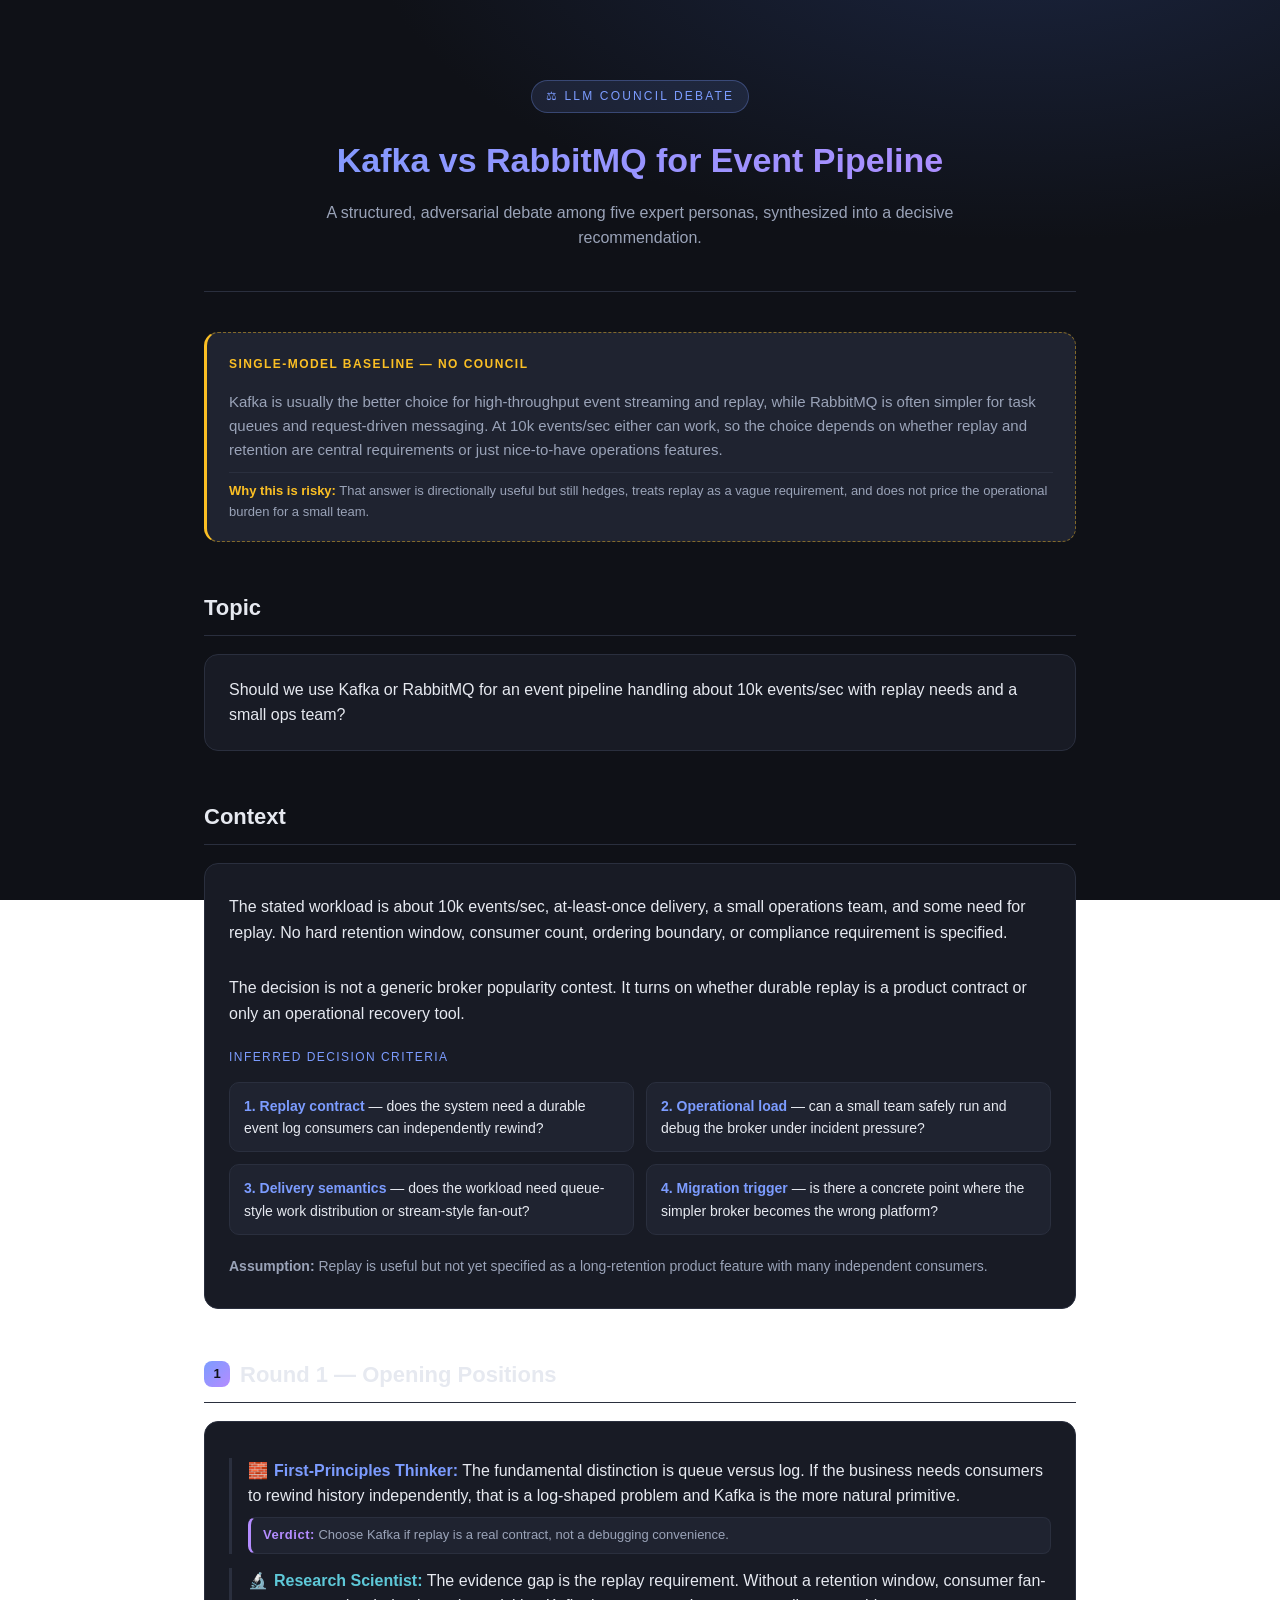
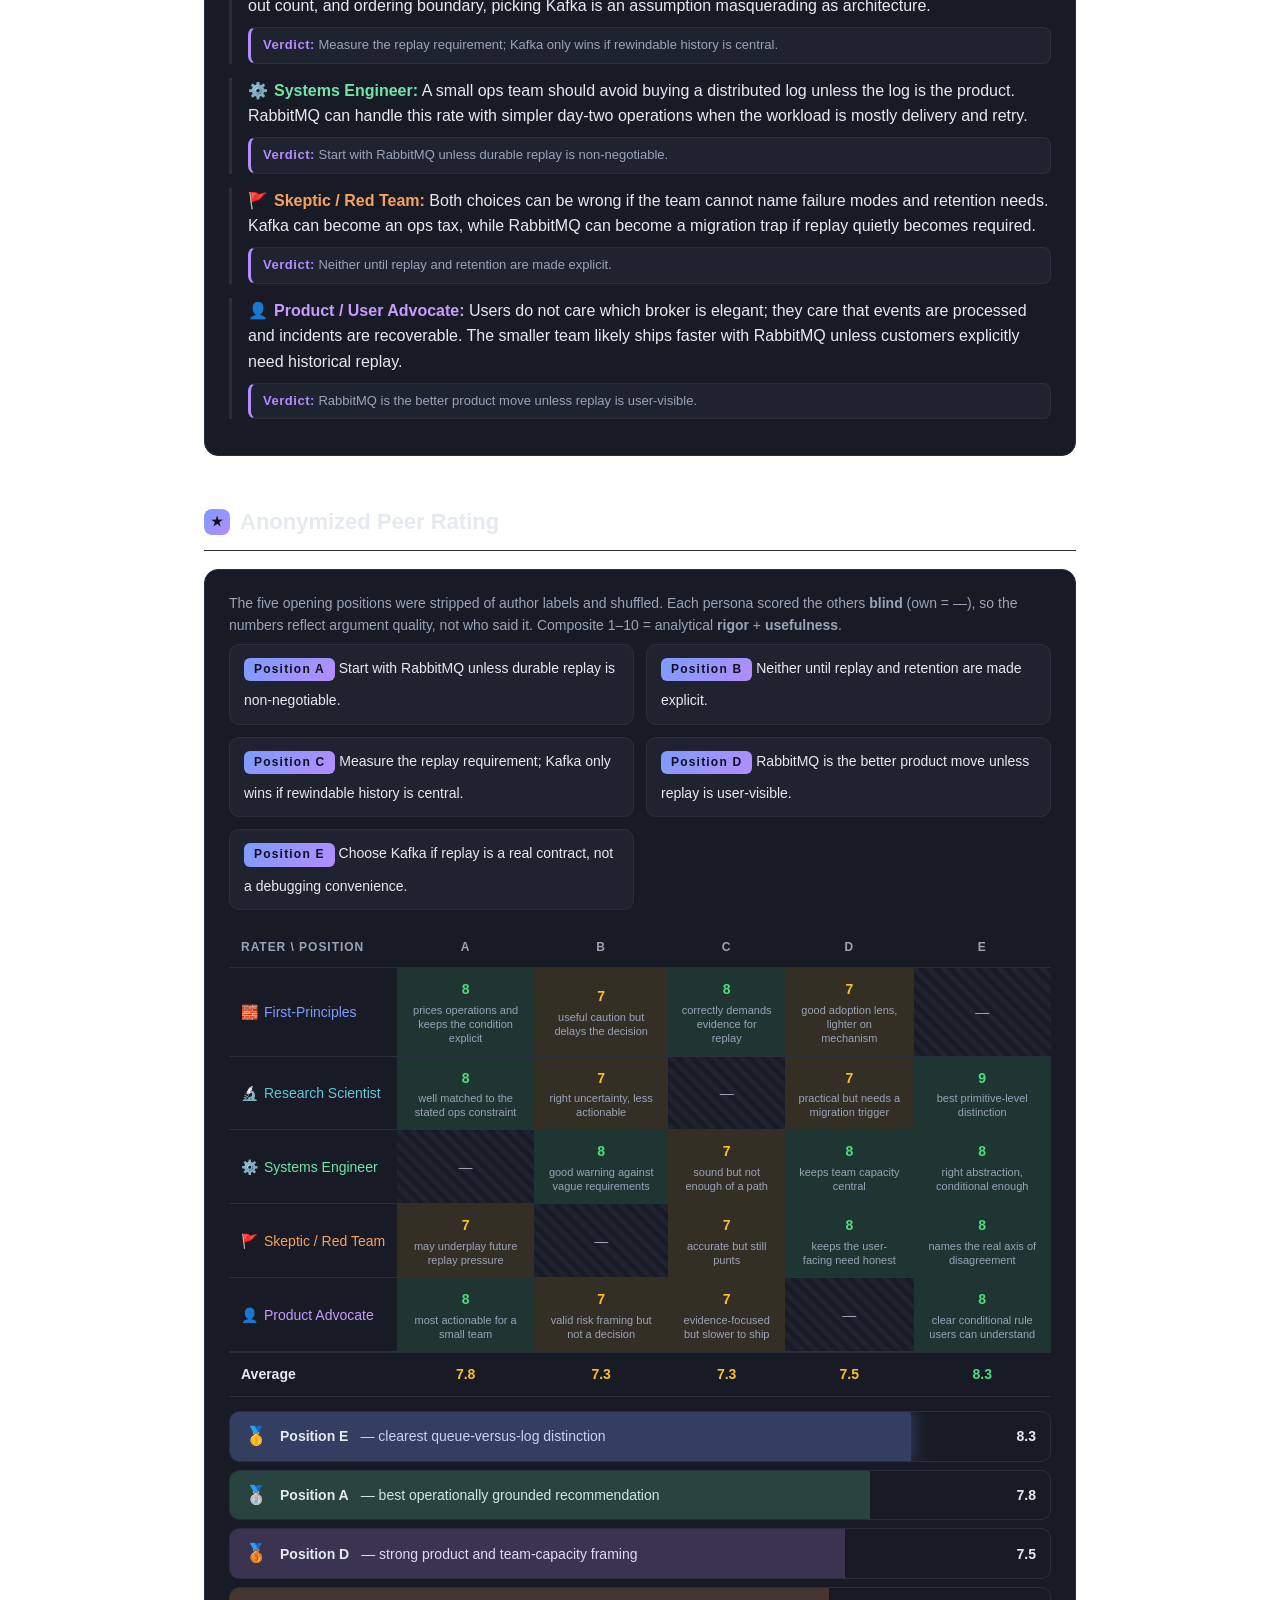
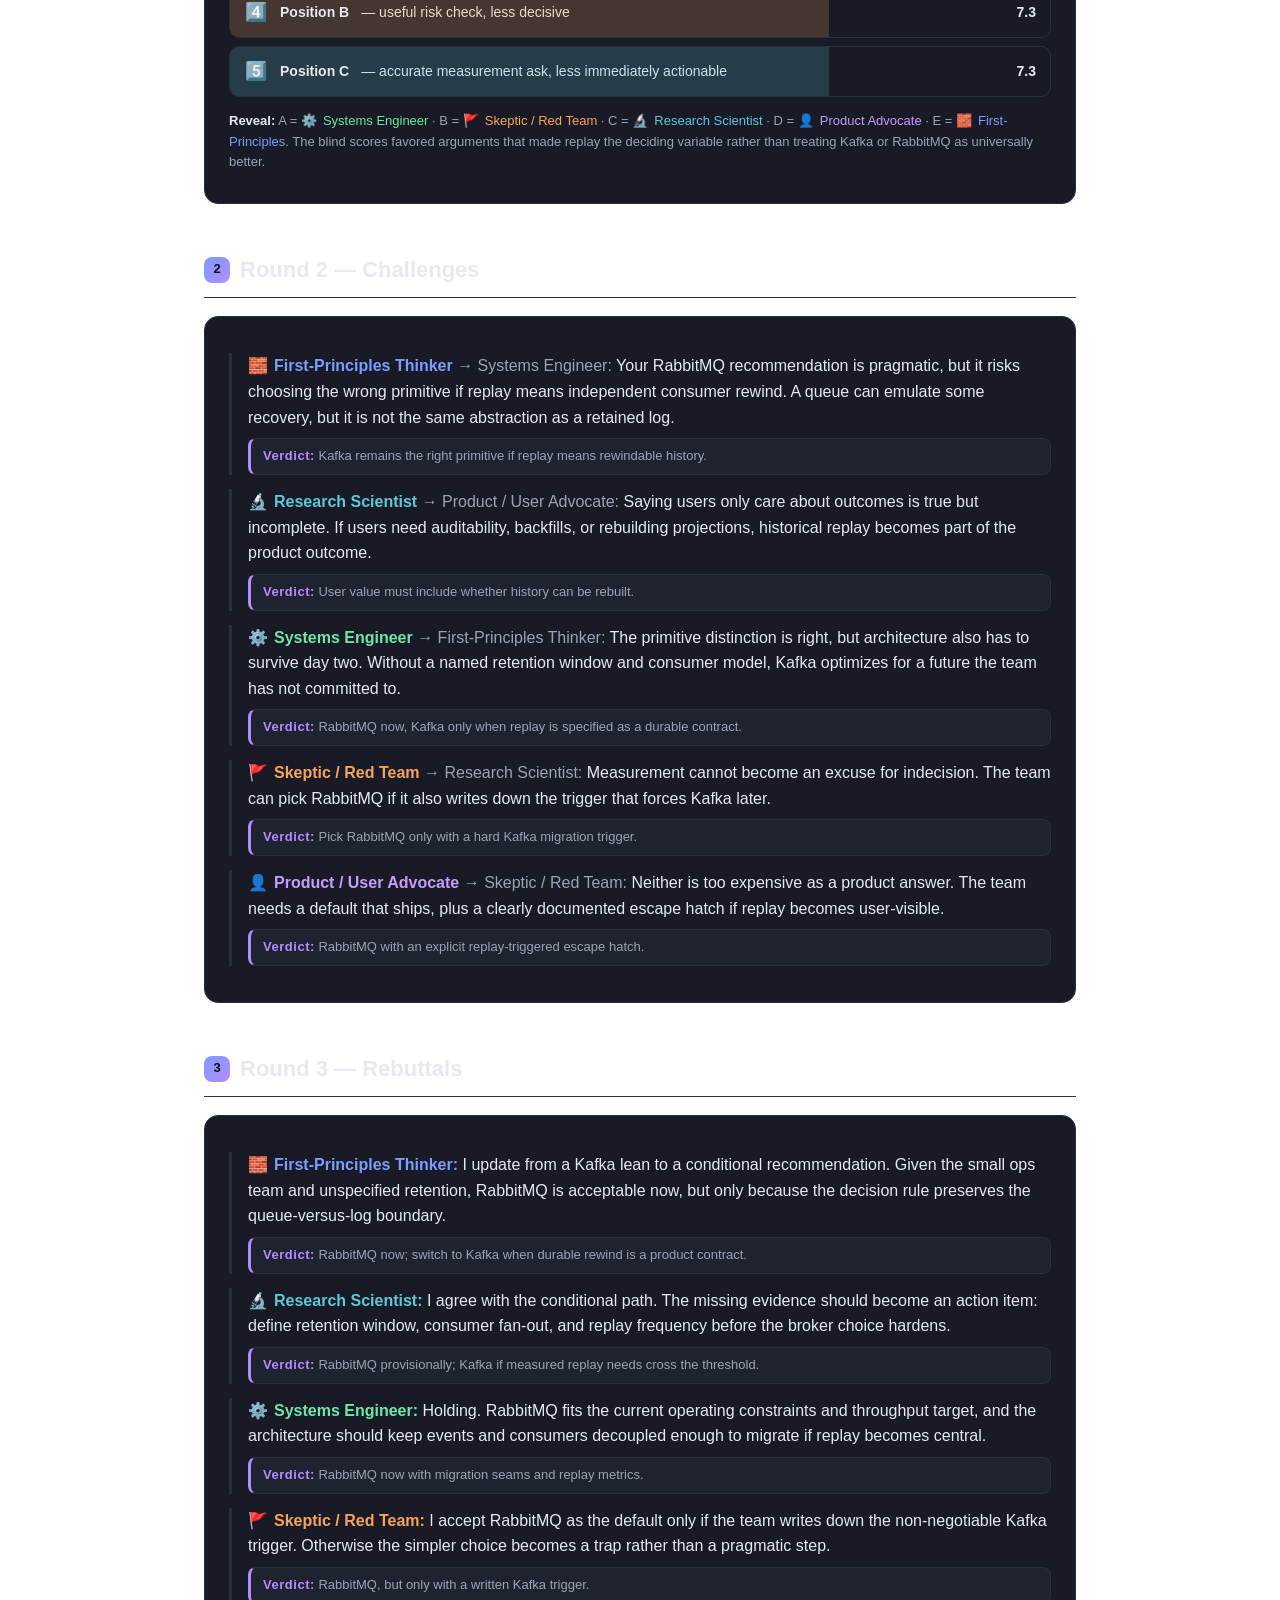
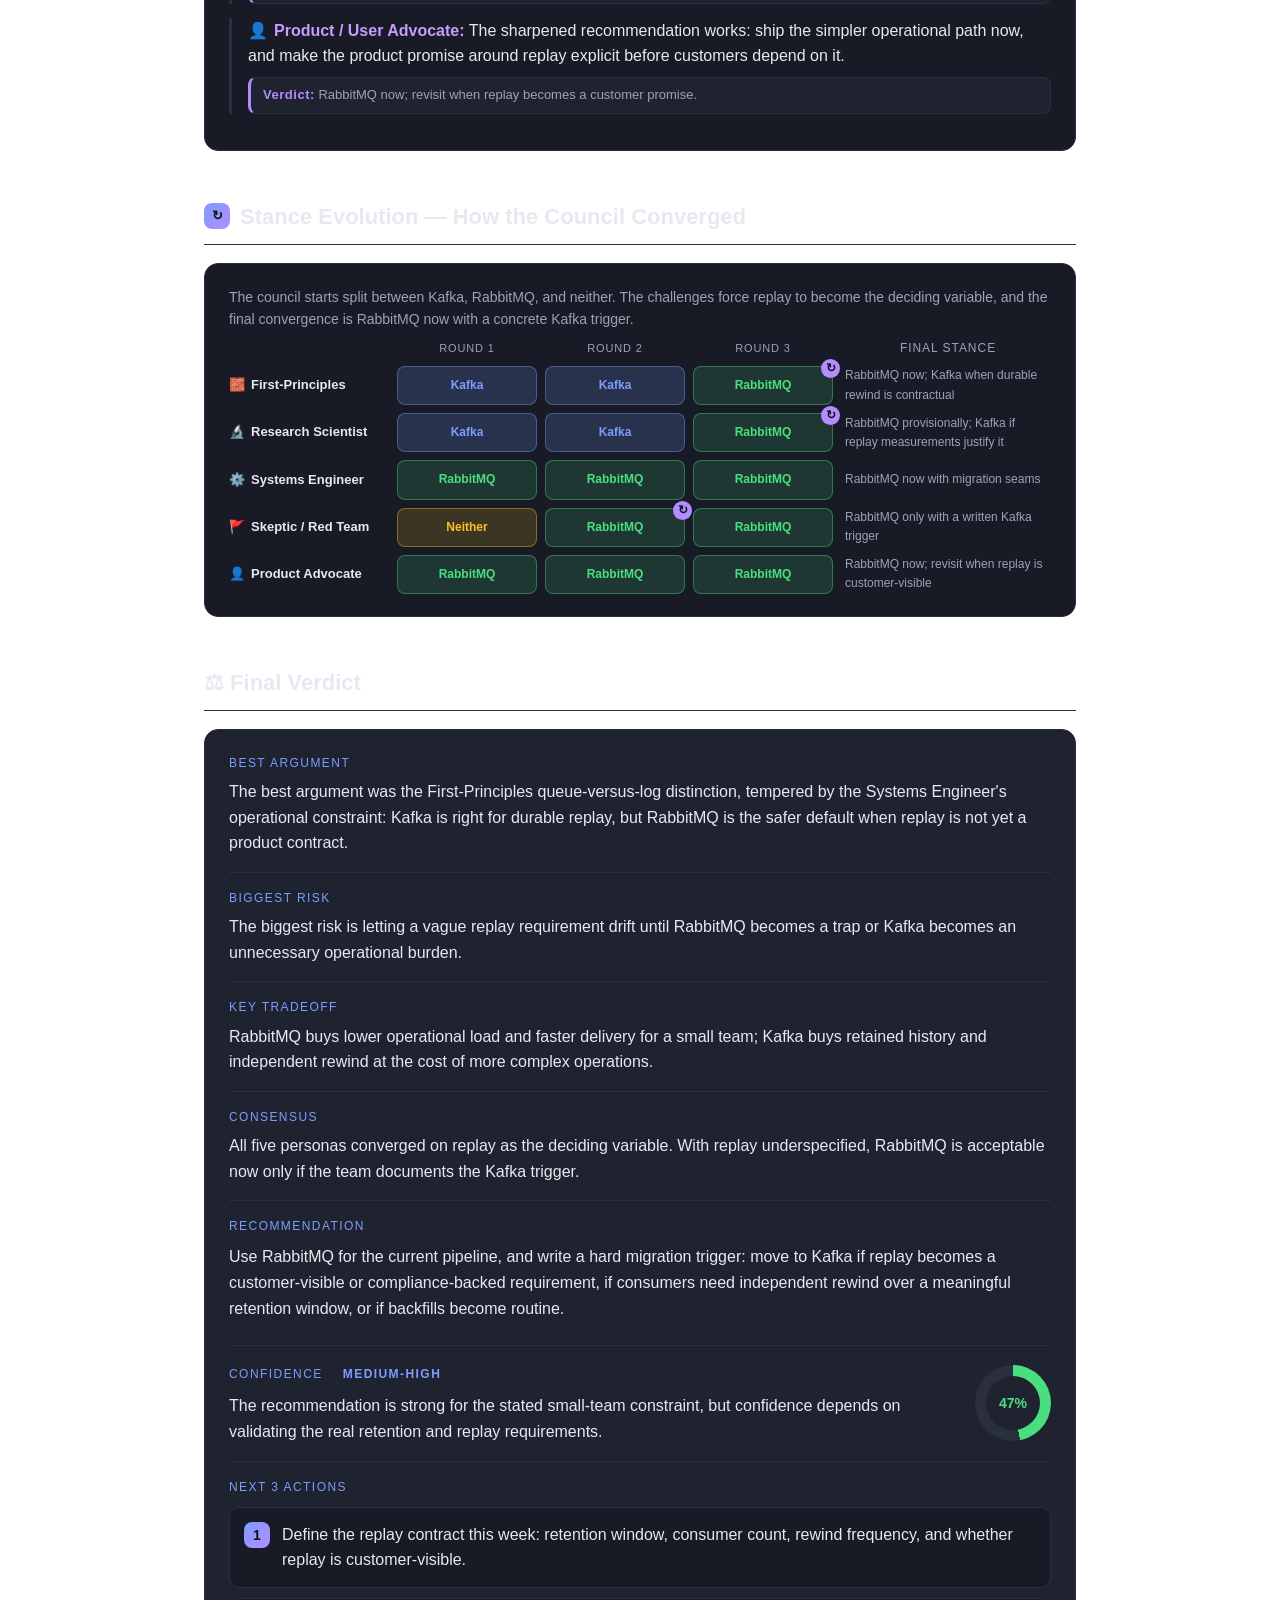
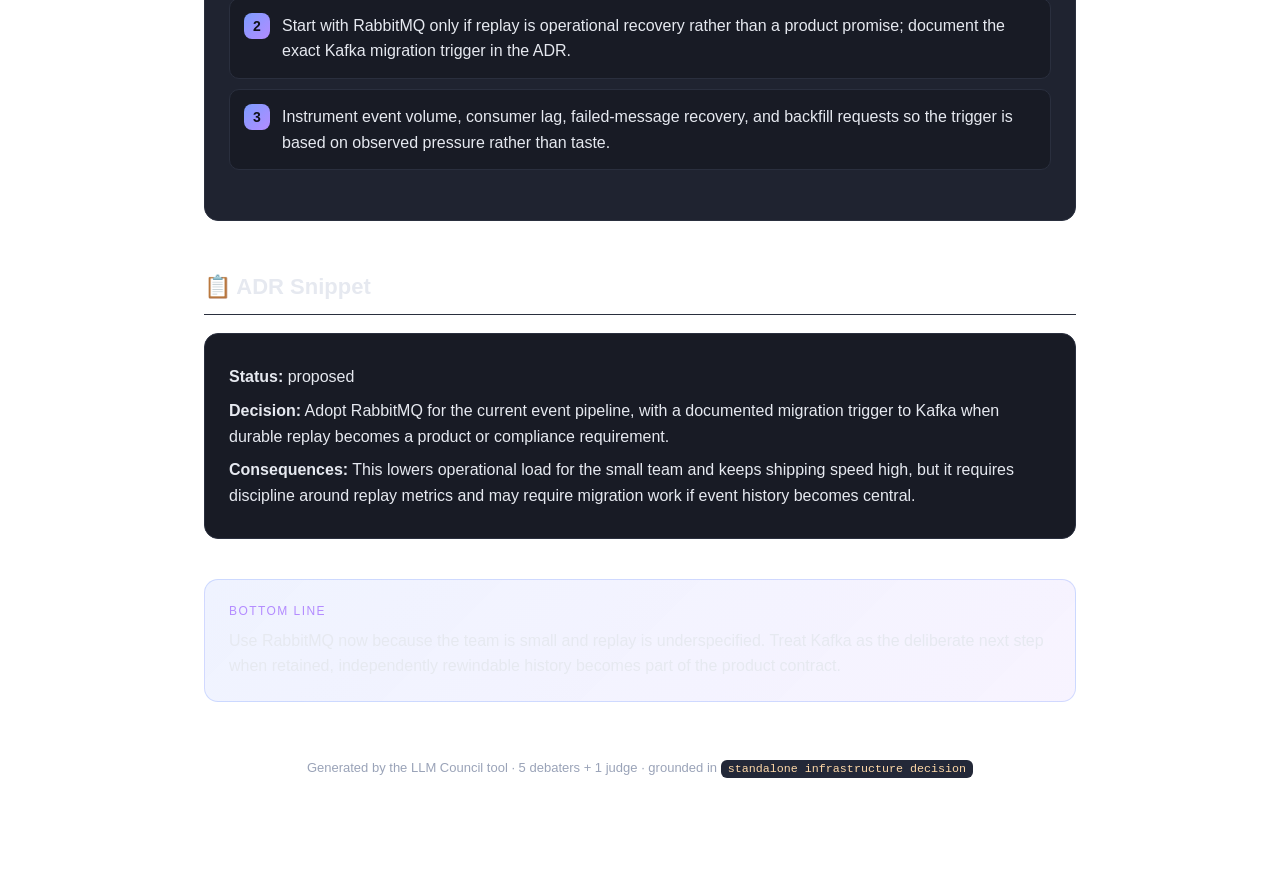
<file: llm-council-output/kafka-vs-rabbitmq.html>
<!DOCTYPE html>
<html lang="en">
<head>
<meta charset="UTF-8">
<meta name="viewport" content="width=device-width, initial-scale=1.0">
<title>LLM Council — Kafka vs RabbitMQ for Event Pipeline</title>
<style>
/* LLM Council debate stylesheet — source of truth for HTML-rendered debates.
   Inline this into <style> when producing a self-contained debate page.
   See SKILL.md "HTML rendering" for the class/data contract. */
:root {
    --bg: #0f1117;
    --panel: #181b25;
    --panel-2: #1f2330;
    --border: #2a2f3e;
    --text: #e6e9f0;
    --muted: #9aa3b8;
    --accent: #7c9cff;
    --accent-2: #b48cff;
    --good: #4ade80;
    --warn: #fbbf24;
    --bad: #f87171;
    --chip: #232838;
    --p1: #7c9cff; /* First-Principles */
    --p2: #5ec8d8; /* Research */
    --p3: #6ee7a8; /* Systems */
    --p4: #f8a35c; /* Skeptic */
    --p5: #c79cff; /* Product */
  }
  * { box-sizing: border-box; }
  body {
    margin: 0;
    font-family: -apple-system, BlinkMacSystemFont, "Segoe UI", Roboto, Helvetica, Arial, sans-serif;
    background: radial-gradient(1200px 600px at 80% -10%, #1b2540 0%, var(--bg) 55%) fixed;
    color: var(--text);
    line-height: 1.6;
    -webkit-font-smoothing: antialiased;
  }
  .wrap { max-width: 920px; margin: 0 auto; padding: 48px 24px 96px; }

  header.hero {
    text-align: center;
    padding: 32px 0 40px;
    border-bottom: 1px solid var(--border);
    margin-bottom: 40px;
  }
  .badge {
    display: inline-block;
    font-size: 12px;
    letter-spacing: .18em;
    text-transform: uppercase;
    color: var(--accent);
    background: rgba(124,156,255,.12);
    border: 1px solid rgba(124,156,255,.3);
    padding: 6px 14px;
    border-radius: 999px;
    margin-bottom: 20px;
  }
  h1 {
    font-size: 34px;
    margin: 0 0 12px;
    background: linear-gradient(90deg, var(--accent), var(--accent-2));
    -webkit-background-clip: text;
    background-clip: text;
    -webkit-text-fill-color: transparent;
  }
  .subtitle { color: var(--muted); font-size: 16px; max-width: 640px; margin: 0 auto; }

  h2 {
    font-size: 22px;
    margin: 48px 0 18px;
    padding-bottom: 10px;
    border-bottom: 1px solid var(--border);
    display: flex;
    align-items: center;
    gap: 10px;
  }
  h2 .num {
    font-size: 13px;
    color: var(--bg);
    background: linear-gradient(135deg, var(--accent), var(--accent-2));
    width: 26px; height: 26px;
    border-radius: 8px;
    display: inline-flex; align-items: center; justify-content: center;
    font-weight: 700;
  }

  .card {
    background: var(--panel);
    border: 1px solid var(--border);
    border-radius: 14px;
    padding: 22px 24px;
    margin: 16px 0;
  }
  .context-grid { display: grid; gap: 14px; }
  .criteria { display: grid; grid-template-columns: 1fr 1fr; gap: 12px; margin-top: 14px; }
  @media (max-width: 640px){ .criteria { grid-template-columns: 1fr; } }
  .criteria .crit {
    background: var(--panel-2);
    border: 1px solid var(--border);
    border-radius: 10px;
    padding: 12px 14px;
    font-size: 14px;
  }
  .criteria .crit b { color: var(--accent); }

  .turn { margin: 14px 0; padding-left: 16px; border-left: 3px solid var(--border); }
  .speaker { font-weight: 700; }
  .p1 { color: #7c9cff; } /* First-Principles */
  .p2 { color: #5ec8d8; } /* Research */
  .p3 { color: #6ee7a8; } /* Systems */
  .p4 { color: #f8a35c; } /* Skeptic */
  .p5 { color: #c79cff; } /* Product */
  .judge { color: var(--warn); }
  .arrow { color: var(--muted); font-weight: 400; }

  .pverdict {
    margin-top: 8px; font-size: 13px; color: var(--muted);
    background: var(--panel-2); border: 1px solid var(--border);
    border-left: 3px solid var(--accent-2);
    border-radius: 8px; padding: 7px 12px;
  }
  .pverdict b { color: var(--accent-2); font-weight: 700; letter-spacing: .04em; }

  /* anonymized peer-rating */
  .anon-grid { display: grid; grid-template-columns: 1fr 1fr; gap: 12px; margin: 6px 0 18px; }
  @media (max-width: 640px){ .anon-grid { grid-template-columns: 1fr; } }
  .anon {
    background: var(--panel-2); border: 1px solid var(--border);
    border-radius: 10px; padding: 12px 14px; font-size: 14px;
  }
  .anon .tag {
    display: inline-block; font-weight: 700; font-size: 12px; letter-spacing: .1em;
    color: var(--bg); background: linear-gradient(135deg, var(--accent), var(--accent-2));
    padding: 2px 10px; border-radius: 6px; margin-bottom: 8px;
  }
  .rate-table th, .rate-table td { text-align: center; }
  .rate-table th:first-child, .rate-table td:first-child { text-align: left; white-space: nowrap; }
  .rate-table td .note { display:block; color: var(--muted); font-size: 11px; line-height: 1.3; margin-top: 2px; }
  .rate-table .self { color: var(--muted); }
  .rate-table .avg td { font-weight: 700; border-top: 2px solid var(--border); }
  .score { font-weight: 700; }
  .s-hi { color: var(--good); }
  .s-mid { color: var(--warn); }
  .s-lo { color: var(--bad); }
  .rank { list-style: none; padding: 0; margin: 14px 0 0; display: grid; gap: 8px; }
  .rank li {
    display: flex; align-items: center; gap: 12px;
    background: var(--panel); border: 1px solid var(--border);
    border-radius: 10px; padding: 10px 14px; font-size: 14px;
  }
  .rank .medal { font-size: 18px; width: 24px; text-align: center; }
  .rank .sc { margin-left: auto; font-weight: 700; }
  .reveal { margin-top: 14px; font-size: 13px; color: var(--muted); }
  .reveal b { color: var(--text); }

  .verdict { background: var(--panel-2); border: 1px solid var(--border); border-radius: 14px; padding: 8px 24px 24px; }
  .vrow { padding: 16px 0; border-bottom: 1px solid var(--border); }
  .vrow:last-child { border-bottom: none; }
  .vlabel { font-size: 12px; text-transform: uppercase; letter-spacing: .12em; color: var(--accent); margin-bottom: 6px; }
  .pill {
    display: inline-block; font-size: 12px; font-weight: 700;
    padding: 3px 12px; border-radius: 999px; margin-left: 8px;
  }
  .pill.high { background: rgba(74,222,128,.15); color: var(--good); border:1px solid rgba(74,222,128,.4); }

  ol.actions { counter-reset: step; list-style: none; padding: 0; margin: 8px 0 0; }
  ol.actions li {
    position: relative; padding: 14px 14px 14px 52px; margin: 10px 0;
    background: var(--panel); border: 1px solid var(--border); border-radius: 10px;
  }
  ol.actions li::before {
    counter-increment: step; content: counter(step);
    position: absolute; left: 14px; top: 14px;
    width: 26px; height: 26px; border-radius: 8px;
    background: linear-gradient(135deg, var(--accent), var(--accent-2));
    color: var(--bg); font-weight: 700; font-size: 14px;
    display: flex; align-items: center; justify-content: center;
  }

  .bottom {
    margin-top: 40px; padding: 22px 24px;
    background: linear-gradient(135deg, rgba(124,156,255,.12), rgba(180,140,255,.10));
    border: 1px solid rgba(124,156,255,.3); border-radius: 14px;
  }
  .bottom .vlabel { color: var(--accent-2); }

  /* naive single-model baseline — the deliberate "before" callout */
  .naive {
    margin: 0 0 32px; padding: 18px 22px;
    background: var(--panel-2);
    border: 1px dashed rgba(251,191,36,.45);
    border-left: 3px solid var(--warn);
    border-radius: 14px;
    color: var(--muted); font-size: 15px;
  }
  .naive p { margin: 8px 0; }
  .naive-label {
    display: inline-block;
    font-size: 12px; font-weight: 700;
    letter-spacing: .12em; text-transform: uppercase;
    color: var(--warn); margin-bottom: 8px;
  }
  .naive-risk {
    font-size: 13px; color: var(--muted);
    border-top: 1px solid var(--border);
    padding-top: 8px; margin-top: 10px;
  }
  .naive-risk b { color: var(--warn); }

  code { background: var(--chip); padding: 2px 7px; border-radius: 6px; font-size: .9em; color: #ffd9a8; }
  table { width: 100%; border-collapse: collapse; margin: 12px 0; font-size: 14px; }
  th, td { text-align: left; padding: 10px 12px; border-bottom: 1px solid var(--border); }
  th { color: var(--muted); font-weight: 600; font-size: 12px; text-transform: uppercase; letter-spacing: .08em; }
  footer { text-align: center; color: var(--muted); font-size: 13px; margin-top: 56px; }
  p { margin: 8px 0; }

  /* persona avatars */
  .avatar { display: inline-block; margin-right: 6px; font-style: normal; }

  /* stance-evolution convergence grid */
  .evo {
    display: grid;
    grid-template-columns: 160px repeat(3, 1fr) 1.5fr;
    gap: 8px; align-items: center;
    margin-top: 6px;
  }
  @media (max-width: 640px){ .evo { grid-template-columns: 110px repeat(3, 1fr); } .evo .evo-final { display:none; } .evo .evo-final.evo-h { display:block; grid-column: 1 / -1; } }
  .evo .evo-h { font-size: 11px; text-transform: uppercase; letter-spacing: .08em; color: var(--muted); text-align: center; }
  .evo .evo-name { font-size: 13px; font-weight: 600; }
  .evo .chip {
    position: relative; text-align: center; padding: 9px 6px;
    border-radius: 8px; font-size: 12px; font-weight: 600;
    border: 1px solid var(--border);
  }
  .evo .chip[data-stance="kafka"]     { background: rgba(124,156,255,.18); color: var(--accent); border-color: rgba(124,156,255,.4); }
  .evo .chip[data-stance="rabbit"]    { background: rgba(251,191,36,.16);  color: var(--warn);   border-color: rgba(251,191,36,.4); }
  .evo .chip[data-stance="neither"]   { background: rgba(74,222,128,.15);  color: var(--good);   border-color: rgba(74,222,128,.4); }
  .evo .chip[data-stance="undecided"] { background: rgba(154,163,184,.14); color: var(--muted);  border-color: var(--border); }
  .evo .chip .chg {
    position: absolute; top: -8px; right: -8px;
    width: 19px; height: 19px; border-radius: 50%;
    background: var(--accent-2); color: var(--bg);
    font-size: 12px; font-weight: 700;
    display: grid; place-items: center;
  }
  .evo .evo-final { font-size: 12px; color: var(--muted); padding-left: 4px; }

  /* peer-rating heatmap */
  .rate-table td[data-score="8"],
  .rate-table td[data-score="9"],
  .rate-table td[data-score="10"] { background: rgba(74,222,128,.13); }
  .rate-table td[data-score="6"],
  .rate-table td[data-score="7"]  { background: rgba(251,191,36,.12); }
  .rate-table td[data-score="3"],
  .rate-table td[data-score="4"],
  .rate-table td[data-score="5"]  { background: rgba(248,113,113,.13); }
  .rate-table td.self {
    background: repeating-linear-gradient(45deg, var(--panel-2), var(--panel-2) 5px, var(--panel) 5px, var(--panel) 10px);
  }

  /* ranking bar chart */
  .rank li { position: relative; overflow: hidden; }
  .rank .bar {
    position: absolute; left: 0; top: 0; bottom: 0;
    width: calc(var(--score) / 10 * 100%);
    background: var(--p1); opacity: .20;
    border-left: 3px solid var(--bar-color, var(--p1));
    z-index: 0;
  }
  .rank .bar.p1 { background: var(--p1); --bar-color: var(--p1); }
  .rank .bar.p2 { background: var(--p2); --bar-color: var(--p2); }
  .rank .bar.p3 { background: var(--p3); --bar-color: var(--p3); }
  .rank .bar.p4 { background: var(--p4); --bar-color: var(--p4); }
  .rank .bar.p5 { background: var(--p5); --bar-color: var(--p5); }
  .rank .bar.glow { box-shadow: 0 0 18px 2px var(--bar-color); opacity: .28; }
  .rank li > .medal, .rank li > b, .rank li > .sc { position: relative; z-index: 1; }

  /* confidence gauge */
  .conf-row { display: flex; align-items: center; gap: 22px; }
  .conf-text { flex: 1; }
  .gauge {
    flex: 0 0 auto; width: 76px; height: 76px; border-radius: 50%;
    display: grid; place-items: center;
    background: conic-gradient(var(--good) calc(var(--val, 0) * 1%), var(--border) 0);
  }
  .gauge::before {
    content: ''; grid-area: 1 / 1;
    width: 54px; height: 54px; border-radius: 50%; background: var(--panel-2);
  }
  .gauge .val { grid-area: 1 / 1; z-index: 1; font-weight: 700; font-size: 14px; color: var(--good); }
  @media (max-width: 640px){ .conf-row { flex-direction: column; align-items: flex-start; } }

  /* scroll-reveal */
  @media (prefers-reduced-motion: no-preference) {
    .turn, .card, .evo { opacity: 0; transform: translateY(16px); transition: opacity .5s ease, transform .5s ease; }
    .turn.in, .card.in, .evo.in { opacity: 1; transform: none; }
    .card .turn:nth-child(1) { transition-delay: .04s; }
    .card .turn:nth-child(2) { transition-delay: .12s; }
    .card .turn:nth-child(3) { transition-delay: .20s; }
    .card .turn:nth-child(4) { transition-delay: .28s; }
    .card .turn:nth-child(5) { transition-delay: .36s; }
  }

  .evo .chip[data-stance="kafka"] { background: rgba(124,156,255,.18); color: var(--accent); border-color: rgba(124,156,255,.4); }
  .evo .chip[data-stance="rabbit"] { background: rgba(74,222,128,.15); color: var(--good); border-color: rgba(74,222,128,.4); }
  .evo .chip[data-stance="neither"] { background: rgba(251,191,36,.16); color: var(--warn); border-color: rgba(251,191,36,.4); }
  .evo .chip[data-stance="undecided"] { background: rgba(154,163,184,.14); color: var(--muted); border-color: var(--border); }
</style>
<noscript><style>.turn, .card, .evo { opacity: 1 !important; transform: none !important; }</style></noscript>
</head>
<body>
<div class="wrap">

  <header class="hero">
    <span class="badge">⚖ LLM Council Debate</span>
    <h1>Kafka vs RabbitMQ for Event Pipeline</h1>
    <p class="subtitle">A structured, adversarial debate among five expert personas, synthesized into a decisive recommendation.</p>
  </header>

  <div class="naive">
    <span class="naive-label">Single-model baseline — no council</span>
    <p>Kafka is usually the better choice for high-throughput event streaming and replay, while RabbitMQ is often simpler for task queues and request-driven messaging. At 10k events/sec either can work, so the choice depends on whether replay and retention are central requirements or just nice-to-have operations features.</p>
    <div class="naive-risk"><b>Why this is risky:</b> That answer is directionally useful but still hedges, treats replay as a vague requirement, and does not price the operational burden for a small team.</div>
  </div>

  <h2>Topic</h2>
  <div class="card">
    Should we use Kafka or RabbitMQ for an event pipeline handling about 10k events/sec with replay needs and a small ops team?
  </div>

  <h2>Context</h2>
  <div class="card context-grid">
    <p>The stated workload is about 10k events/sec, at-least-once delivery, a small operations team, and some need for replay. No hard retention window, consumer count, ordering boundary, or compliance requirement is specified.</p>
    <p>The decision is not a generic broker popularity contest. It turns on whether durable replay is a product contract or only an operational recovery tool.</p>
    <div>
      <div class="vlabel">Inferred decision criteria</div>
      <div class="criteria">
        <div class="crit"><b>1. Replay contract</b> — does the system need a durable event log consumers can independently rewind?</div>
        <div class="crit"><b>2. Operational load</b> — can a small team safely run and debug the broker under incident pressure?</div>
        <div class="crit"><b>3. Delivery semantics</b> — does the workload need queue-style work distribution or stream-style fan-out?</div>
        <div class="crit"><b>4. Migration trigger</b> — is there a concrete point where the simpler broker becomes the wrong platform?</div>
      </div>
    </div>
    <p style="color:var(--muted);font-size:14px;margin-top:6px"><b>Assumption:</b> Replay is useful but not yet specified as a long-retention product feature with many independent consumers.</p>
  </div>

  <h2><span class="num">1</span> Round 1 — Opening Positions</h2>
  <div class="card">
    <div class="turn"><span class="speaker p1"><span class="avatar">🧱</span>First-Principles Thinker:</span> The fundamental distinction is queue versus log. If the business needs consumers to rewind history independently, that is a log-shaped problem and Kafka is the more natural primitive.
      <div class="pverdict"><b>Verdict:</b> Choose Kafka if replay is a real contract, not a debugging convenience.</div></div>
    <div class="turn"><span class="speaker p2"><span class="avatar">🔬</span>Research Scientist:</span> The evidence gap is the replay requirement. Without a retention window, consumer fan-out count, and ordering boundary, picking Kafka is an assumption masquerading as architecture.
      <div class="pverdict"><b>Verdict:</b> Measure the replay requirement; Kafka only wins if rewindable history is central.</div></div>
    <div class="turn"><span class="speaker p3"><span class="avatar">⚙️</span>Systems Engineer:</span> A small ops team should avoid buying a distributed log unless the log is the product. RabbitMQ can handle this rate with simpler day-two operations when the workload is mostly delivery and retry.
      <div class="pverdict"><b>Verdict:</b> Start with RabbitMQ unless durable replay is non-negotiable.</div></div>
    <div class="turn"><span class="speaker p4"><span class="avatar">🚩</span>Skeptic / Red Team:</span> Both choices can be wrong if the team cannot name failure modes and retention needs. Kafka can become an ops tax, while RabbitMQ can become a migration trap if replay quietly becomes required.
      <div class="pverdict"><b>Verdict:</b> Neither until replay and retention are made explicit.</div></div>
    <div class="turn"><span class="speaker p5"><span class="avatar">👤</span>Product / User Advocate:</span> Users do not care which broker is elegant; they care that events are processed and incidents are recoverable. The smaller team likely ships faster with RabbitMQ unless customers explicitly need historical replay.
      <div class="pverdict"><b>Verdict:</b> RabbitMQ is the better product move unless replay is user-visible.</div></div>
  </div>

  <h2><span class="num">★</span> Anonymized Peer Rating</h2>
  <div class="card">
    <p style="color:var(--muted);font-size:14px;margin-top:0">The five opening positions were stripped of author labels and shuffled. Each persona scored the others <b>blind</b> (own = <span class="self">—</span>), so the numbers reflect argument quality, not who said it. Composite 1–10 = analytical <b>rigor</b> + <b>usefulness</b>.</p>
    <div class="anon-grid">
      <div class="anon"><span class="tag">Position A</span> Start with RabbitMQ unless durable replay is non-negotiable.</div>
      <div class="anon"><span class="tag">Position B</span> Neither until replay and retention are made explicit.</div>
      <div class="anon"><span class="tag">Position C</span> Measure the replay requirement; Kafka only wins if rewindable history is central.</div>
      <div class="anon"><span class="tag">Position D</span> RabbitMQ is the better product move unless replay is user-visible.</div>
      <div class="anon"><span class="tag">Position E</span> Choose Kafka if replay is a real contract, not a debugging convenience.</div>
    </div>
    <table class="rate-table">
      <tr><th>Rater \ Position</th><th>A</th><th>B</th><th>C</th><th>D</th><th>E</th></tr>
      <tr>
        <td><span class="p1"><span class="avatar">🧱</span>First-Principles</span></td><td data-score="8"><span class="score s-hi">8</span><span class="note">prices operations and keeps the condition explicit</span></td><td data-score="7"><span class="score s-mid">7</span><span class="note">useful caution but delays the decision</span></td><td data-score="8"><span class="score s-hi">8</span><span class="note">correctly demands evidence for replay</span></td><td data-score="7"><span class="score s-mid">7</span><span class="note">good adoption lens, lighter on mechanism</span></td><td class="self">—</td>
      </tr>
      <tr>
        <td><span class="p2"><span class="avatar">🔬</span>Research Scientist</span></td><td data-score="8"><span class="score s-hi">8</span><span class="note">well matched to the stated ops constraint</span></td><td data-score="7"><span class="score s-mid">7</span><span class="note">right uncertainty, less actionable</span></td><td class="self">—</td><td data-score="7"><span class="score s-mid">7</span><span class="note">practical but needs a migration trigger</span></td><td data-score="9"><span class="score s-hi">9</span><span class="note">best primitive-level distinction</span></td>
      </tr>
      <tr>
        <td><span class="p3"><span class="avatar">⚙️</span>Systems Engineer</span></td><td class="self">—</td><td data-score="8"><span class="score s-hi">8</span><span class="note">good warning against vague requirements</span></td><td data-score="7"><span class="score s-mid">7</span><span class="note">sound but not enough of a path</span></td><td data-score="8"><span class="score s-hi">8</span><span class="note">keeps team capacity central</span></td><td data-score="8"><span class="score s-hi">8</span><span class="note">right abstraction, conditional enough</span></td>
      </tr>
      <tr>
        <td><span class="p4"><span class="avatar">🚩</span>Skeptic / Red Team</span></td><td data-score="7"><span class="score s-mid">7</span><span class="note">may underplay future replay pressure</span></td><td class="self">—</td><td data-score="7"><span class="score s-mid">7</span><span class="note">accurate but still punts</span></td><td data-score="8"><span class="score s-hi">8</span><span class="note">keeps the user-facing need honest</span></td><td data-score="8"><span class="score s-hi">8</span><span class="note">names the real axis of disagreement</span></td>
      </tr>
      <tr>
        <td><span class="p5"><span class="avatar">👤</span>Product Advocate</span></td><td data-score="8"><span class="score s-hi">8</span><span class="note">most actionable for a small team</span></td><td data-score="7"><span class="score s-mid">7</span><span class="note">valid risk framing but not a decision</span></td><td data-score="7"><span class="score s-mid">7</span><span class="note">evidence-focused but slower to ship</span></td><td class="self">—</td><td data-score="8"><span class="score s-hi">8</span><span class="note">clear conditional rule users can understand</span></td>
      </tr>
      <tr class="avg">
        <td>Average</td><td><span class="s-mid">7.8</span></td><td><span class="s-mid">7.3</span></td><td><span class="s-mid">7.3</span></td><td><span class="s-mid">7.5</span></td><td><span class="s-hi">8.3</span></td>
      </tr>
    </table>
    <ol class="rank">
      <li><span class="bar p1 glow" style="--score:8.3"></span><span class="medal">🥇</span> <b>Position E</b> — clearest queue-versus-log distinction <span class="sc">8.3</span></li>
      <li><span class="bar p3" style="--score:7.8"></span><span class="medal">🥈</span> <b>Position A</b> — best operationally grounded recommendation <span class="sc">7.8</span></li>
      <li><span class="bar p5" style="--score:7.5"></span><span class="medal">🥉</span> <b>Position D</b> — strong product and team-capacity framing <span class="sc">7.5</span></li>
      <li><span class="bar p4" style="--score:7.3"></span><span class="medal">4️⃣</span> <b>Position B</b> — useful risk check, less decisive <span class="sc">7.3</span></li>
      <li><span class="bar p2" style="--score:7.3"></span><span class="medal">5️⃣</span> <b>Position C</b> — accurate measurement ask, less immediately actionable <span class="sc">7.3</span></li>
    </ol>
    <p class="reveal"><b>Reveal:</b> A = <span class="p3"><span class="avatar">⚙️</span>Systems Engineer</span> · B = <span class="p4"><span class="avatar">🚩</span>Skeptic / Red Team</span> · C = <span class="p2"><span class="avatar">🔬</span>Research Scientist</span> · D = <span class="p5"><span class="avatar">👤</span>Product Advocate</span> · E = <span class="p1"><span class="avatar">🧱</span>First-Principles</span>. The blind scores favored arguments that made replay the deciding variable rather than treating Kafka or RabbitMQ as universally better.</p>
  </div>

  <h2><span class="num">2</span> Round 2 — Challenges</h2>
  <div class="card">
    <div class="turn"><span class="speaker p1"><span class="avatar">🧱</span>First-Principles Thinker <span class="arrow">→ Systems Engineer:</span></span> Your RabbitMQ recommendation is pragmatic, but it risks choosing the wrong primitive if replay means independent consumer rewind. A queue can emulate some recovery, but it is not the same abstraction as a retained log.
      <div class="pverdict"><b>Verdict:</b> Kafka remains the right primitive if replay means rewindable history.</div></div>
    <div class="turn"><span class="speaker p2"><span class="avatar">🔬</span>Research Scientist <span class="arrow">→ Product / User Advocate:</span></span> Saying users only care about outcomes is true but incomplete. If users need auditability, backfills, or rebuilding projections, historical replay becomes part of the product outcome.
      <div class="pverdict"><b>Verdict:</b> User value must include whether history can be rebuilt.</div></div>
    <div class="turn"><span class="speaker p3"><span class="avatar">⚙️</span>Systems Engineer <span class="arrow">→ First-Principles Thinker:</span></span> The primitive distinction is right, but architecture also has to survive day two. Without a named retention window and consumer model, Kafka optimizes for a future the team has not committed to.
      <div class="pverdict"><b>Verdict:</b> RabbitMQ now, Kafka only when replay is specified as a durable contract.</div></div>
    <div class="turn"><span class="speaker p4"><span class="avatar">🚩</span>Skeptic / Red Team <span class="arrow">→ Research Scientist:</span></span> Measurement cannot become an excuse for indecision. The team can pick RabbitMQ if it also writes down the trigger that forces Kafka later.
      <div class="pverdict"><b>Verdict:</b> Pick RabbitMQ only with a hard Kafka migration trigger.</div></div>
    <div class="turn"><span class="speaker p5"><span class="avatar">👤</span>Product / User Advocate <span class="arrow">→ Skeptic / Red Team:</span></span> Neither is too expensive as a product answer. The team needs a default that ships, plus a clearly documented escape hatch if replay becomes user-visible.
      <div class="pverdict"><b>Verdict:</b> RabbitMQ with an explicit replay-triggered escape hatch.</div></div>
  </div>

  <h2><span class="num">3</span> Round 3 — Rebuttals</h2>
  <div class="card">
    <div class="turn"><span class="speaker p1"><span class="avatar">🧱</span>First-Principles Thinker:</span> I update from a Kafka lean to a conditional recommendation. Given the small ops team and unspecified retention, RabbitMQ is acceptable now, but only because the decision rule preserves the queue-versus-log boundary.
      <div class="pverdict"><b>Verdict:</b> RabbitMQ now; switch to Kafka when durable rewind is a product contract.</div></div>
    <div class="turn"><span class="speaker p2"><span class="avatar">🔬</span>Research Scientist:</span> I agree with the conditional path. The missing evidence should become an action item: define retention window, consumer fan-out, and replay frequency before the broker choice hardens.
      <div class="pverdict"><b>Verdict:</b> RabbitMQ provisionally; Kafka if measured replay needs cross the threshold.</div></div>
    <div class="turn"><span class="speaker p3"><span class="avatar">⚙️</span>Systems Engineer:</span> Holding. RabbitMQ fits the current operating constraints and throughput target, and the architecture should keep events and consumers decoupled enough to migrate if replay becomes central.
      <div class="pverdict"><b>Verdict:</b> RabbitMQ now with migration seams and replay metrics.</div></div>
    <div class="turn"><span class="speaker p4"><span class="avatar">🚩</span>Skeptic / Red Team:</span> I accept RabbitMQ as the default only if the team writes down the non-negotiable Kafka trigger. Otherwise the simpler choice becomes a trap rather than a pragmatic step.
      <div class="pverdict"><b>Verdict:</b> RabbitMQ, but only with a written Kafka trigger.</div></div>
    <div class="turn"><span class="speaker p5"><span class="avatar">👤</span>Product / User Advocate:</span> The sharpened recommendation works: ship the simpler operational path now, and make the product promise around replay explicit before customers depend on it.
      <div class="pverdict"><b>Verdict:</b> RabbitMQ now; revisit when replay becomes a customer promise.</div></div>
  </div>

  <h2><span class="num">↻</span> Stance Evolution — How the Council Converged</h2>
  <div class="card">
    <p style="color:var(--muted);font-size:14px;margin-top:0">The council starts split between Kafka, RabbitMQ, and neither. The challenges force replay to become the deciding variable, and the final convergence is RabbitMQ now with a concrete Kafka trigger.</p>
    <div class="evo">
      <div></div>
      <div class="evo-h">Round 1</div>
      <div class="evo-h">Round 2</div>
      <div class="evo-h">Round 3</div>
      <div class="evo-h evo-final">Final stance</div>
      <div class="evo-name"><span class="avatar">🧱</span>First-Principles</div>
      <div class="chip" data-stance="kafka">Kafka</div>
      <div class="chip" data-stance="kafka">Kafka</div>
      <div class="chip" data-stance="rabbit">RabbitMQ<span class="chg" title="changed mind">↻</span></div>
      <div class="evo-final">RabbitMQ now; Kafka when durable rewind is contractual</div>
      <div class="evo-name"><span class="avatar">🔬</span>Research Scientist</div>
      <div class="chip" data-stance="kafka">Kafka</div>
      <div class="chip" data-stance="kafka">Kafka</div>
      <div class="chip" data-stance="rabbit">RabbitMQ<span class="chg" title="changed mind">↻</span></div>
      <div class="evo-final">RabbitMQ provisionally; Kafka if replay measurements justify it</div>
      <div class="evo-name"><span class="avatar">⚙️</span>Systems Engineer</div>
      <div class="chip" data-stance="rabbit">RabbitMQ</div>
      <div class="chip" data-stance="rabbit">RabbitMQ</div>
      <div class="chip" data-stance="rabbit">RabbitMQ</div>
      <div class="evo-final">RabbitMQ now with migration seams</div>
      <div class="evo-name"><span class="avatar">🚩</span>Skeptic / Red Team</div>
      <div class="chip" data-stance="neither">Neither</div>
      <div class="chip" data-stance="rabbit">RabbitMQ<span class="chg" title="changed mind">↻</span></div>
      <div class="chip" data-stance="rabbit">RabbitMQ</div>
      <div class="evo-final">RabbitMQ only with a written Kafka trigger</div>
      <div class="evo-name"><span class="avatar">👤</span>Product Advocate</div>
      <div class="chip" data-stance="rabbit">RabbitMQ</div>
      <div class="chip" data-stance="rabbit">RabbitMQ</div>
      <div class="chip" data-stance="rabbit">RabbitMQ</div>
      <div class="evo-final">RabbitMQ now; revisit when replay is customer-visible</div>
    </div>
  </div>

  <h2>⚖ Final Verdict</h2>
  <div class="verdict">
    <div class="vrow"><div class="vlabel">Best argument</div>The best argument was the First-Principles queue-versus-log distinction, tempered by the Systems Engineer&#x27;s operational constraint: Kafka is right for durable replay, but RabbitMQ is the safer default when replay is not yet a product contract.</div>
    <div class="vrow"><div class="vlabel">Biggest risk</div>The biggest risk is letting a vague replay requirement drift until RabbitMQ becomes a trap or Kafka becomes an unnecessary operational burden.</div>
    <div class="vrow"><div class="vlabel">Key tradeoff</div>RabbitMQ buys lower operational load and faster delivery for a small team; Kafka buys retained history and independent rewind at the cost of more complex operations.</div>
    <div class="vrow"><div class="vlabel">Consensus</div>All five personas converged on replay as the deciding variable. With replay underspecified, RabbitMQ is acceptable now only if the team documents the Kafka trigger.</div>
    <div class="vrow"><div class="vlabel">Recommendation</div><p>Use RabbitMQ for the current pipeline, and write a hard migration trigger: move to Kafka if replay becomes a customer-visible or compliance-backed requirement, if consumers need independent rewind over a meaningful retention window, or if backfills become routine.</p></div>
    <div class="vrow conf-row"><div class="conf-text"><div class="vlabel">Confidence<span class="pill med">MEDIUM-HIGH</span></div>The recommendation is strong for the stated small-team constraint, but confidence depends on validating the real retention and replay requirements.</div><div class="gauge" data-confidence="82"><span class="val">0%</span></div></div>
    <div class="vrow"><div class="vlabel">Next 3 actions</div>
      <ol class="actions">
        <li>Define the replay contract this week: retention window, consumer count, rewind frequency, and whether replay is customer-visible.</li>
        <li>Start with RabbitMQ only if replay is operational recovery rather than a product promise; document the exact Kafka migration trigger in the ADR.</li>
        <li>Instrument event volume, consumer lag, failed-message recovery, and backfill requests so the trigger is based on observed pressure rather than taste.</li>
      </ol>
    </div>
  </div>

  <h2>📋 ADR Snippet</h2>
  <div class="card">
    <p><b>Status:</b> proposed</p>
    <p><b>Decision:</b> Adopt RabbitMQ for the current event pipeline, with a documented migration trigger to Kafka when durable replay becomes a product or compliance requirement.</p>
    <p><b>Consequences:</b> This lowers operational load for the small team and keeps shipping speed high, but it requires discipline around replay metrics and may require migration work if event history becomes central.</p>
    </div>

  <div class="bottom">
    <div class="vlabel">Bottom line</div>
    Use RabbitMQ now because the team is small and replay is underspecified. Treat Kafka as the deliberate next step when retained, independently rewindable history becomes part of the product contract.
  </div>

  <footer>Generated by the LLM Council tool · 5 debaters + 1 judge · grounded in <code>standalone infrastructure decision</code></footer>

</div>
<script>
/* LLM Council debate behavior — scroll-reveal + confidence gauge.
   Inline this into <script> before </body> in a self-contained debate page.
   Respects prefers-reduced-motion: shows everything immediately, no animation. */
(function () {
  var reduce = window.matchMedia && window.matchMedia('(prefers-reduced-motion: reduce)').matches;
  var reveal = document.querySelectorAll('.turn, .card, .evo');
  var gauges = document.querySelectorAll('.gauge');

  function fillGauge(g, value) {
    g.style.setProperty('--val', value);
    var v = g.querySelector('.val');
    if (v) v.textContent = value + '%';
  }

  if (reduce || !('IntersectionObserver' in window)) {
    reveal.forEach(function (el) { el.classList.add('in'); });
    gauges.forEach(function (g) { fillGauge(g, +g.dataset.confidence || 0); });
    return;
  }

  var io = new IntersectionObserver(function (entries) {
    entries.forEach(function (e) {
      if (e.isIntersecting) { e.target.classList.add('in'); io.unobserve(e.target); }
    });
  }, { threshold: 0.12 });
  reveal.forEach(function (el) { io.observe(el); });

  gauges.forEach(function (g) {
    var target = +g.dataset.confidence || 0;
    var go = new IntersectionObserver(function (entries) {
      if (!entries[0].isIntersecting) return;
      go.unobserve(g);
      var start = null, dur = 1100;
      requestAnimationFrame(function step(ts) {
        if (start === null) start = ts;
        var p = Math.min((ts - start) / dur, 1);
        fillGauge(g, Math.round(p * target));
        if (p < 1) requestAnimationFrame(step);
      });
    }, { threshold: 0.4 });
    go.observe(g);
  });
})();

</script>
</body>
</html>
</file>
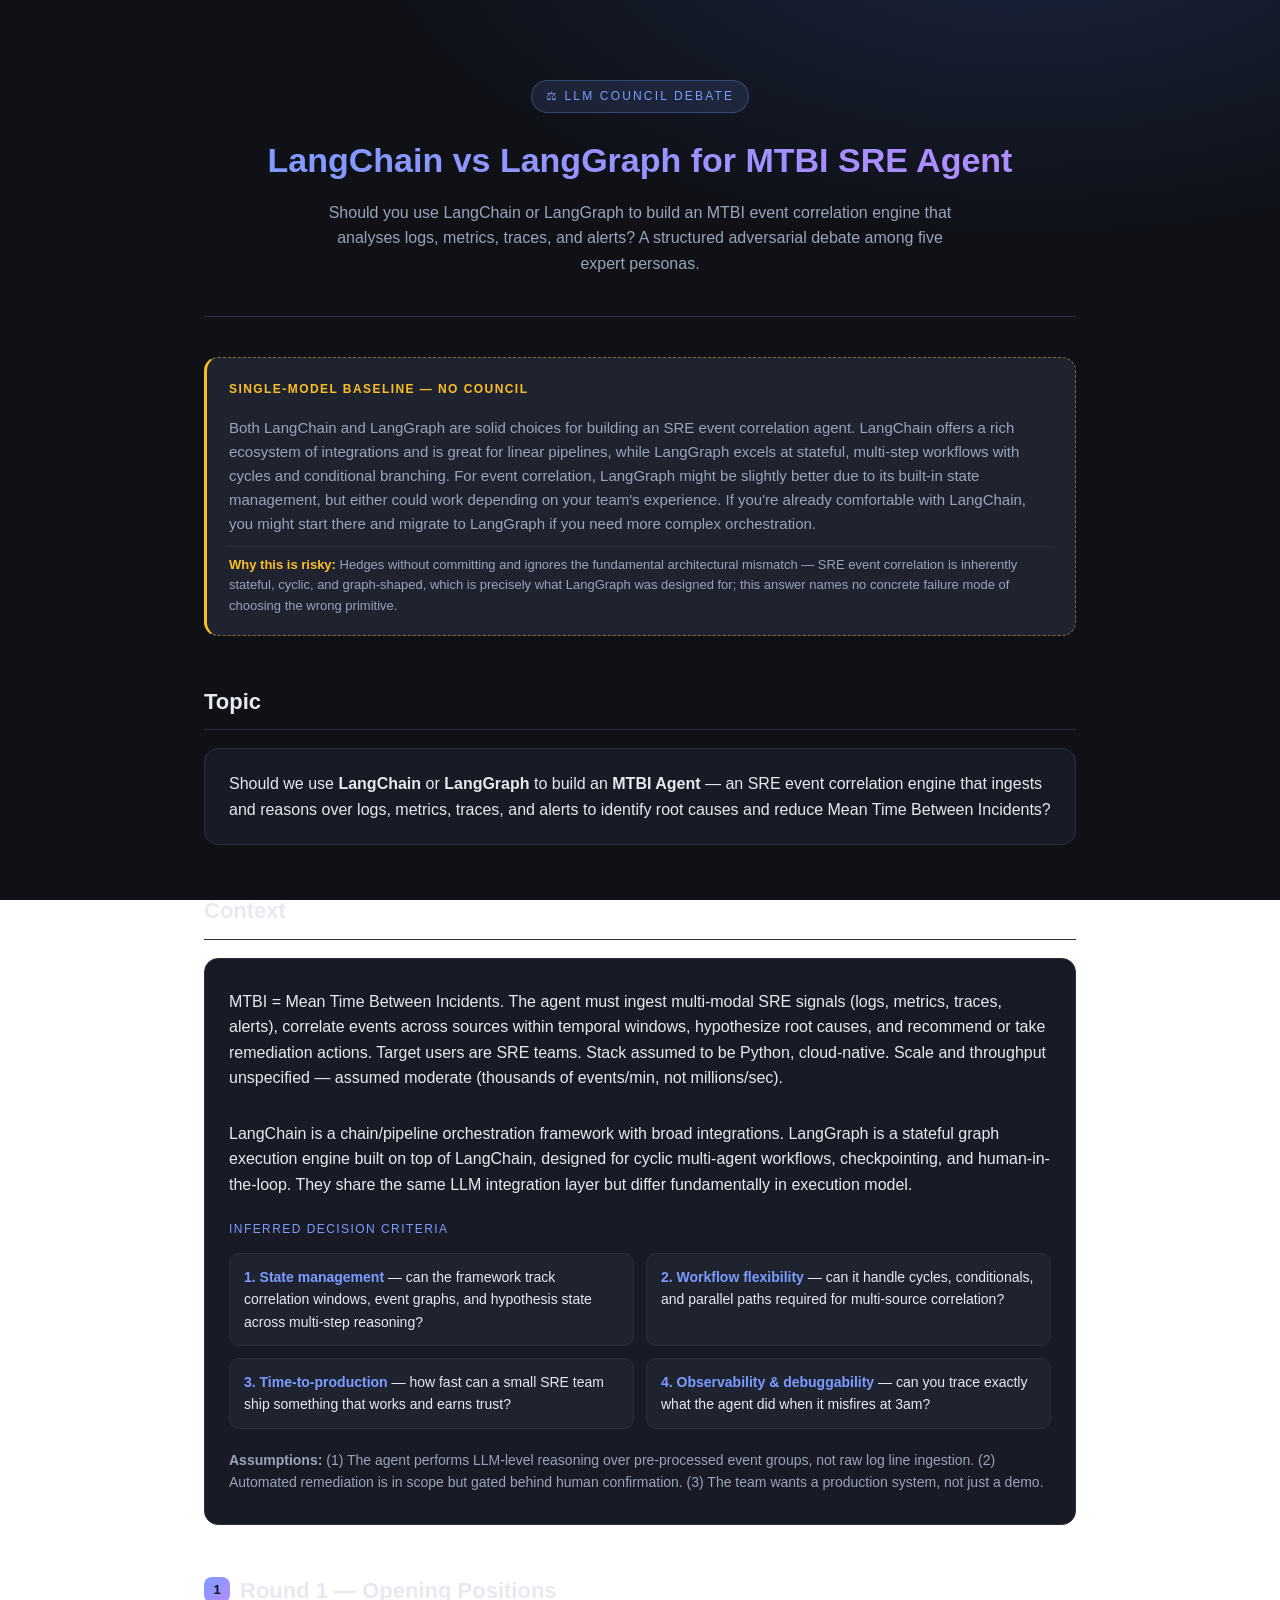
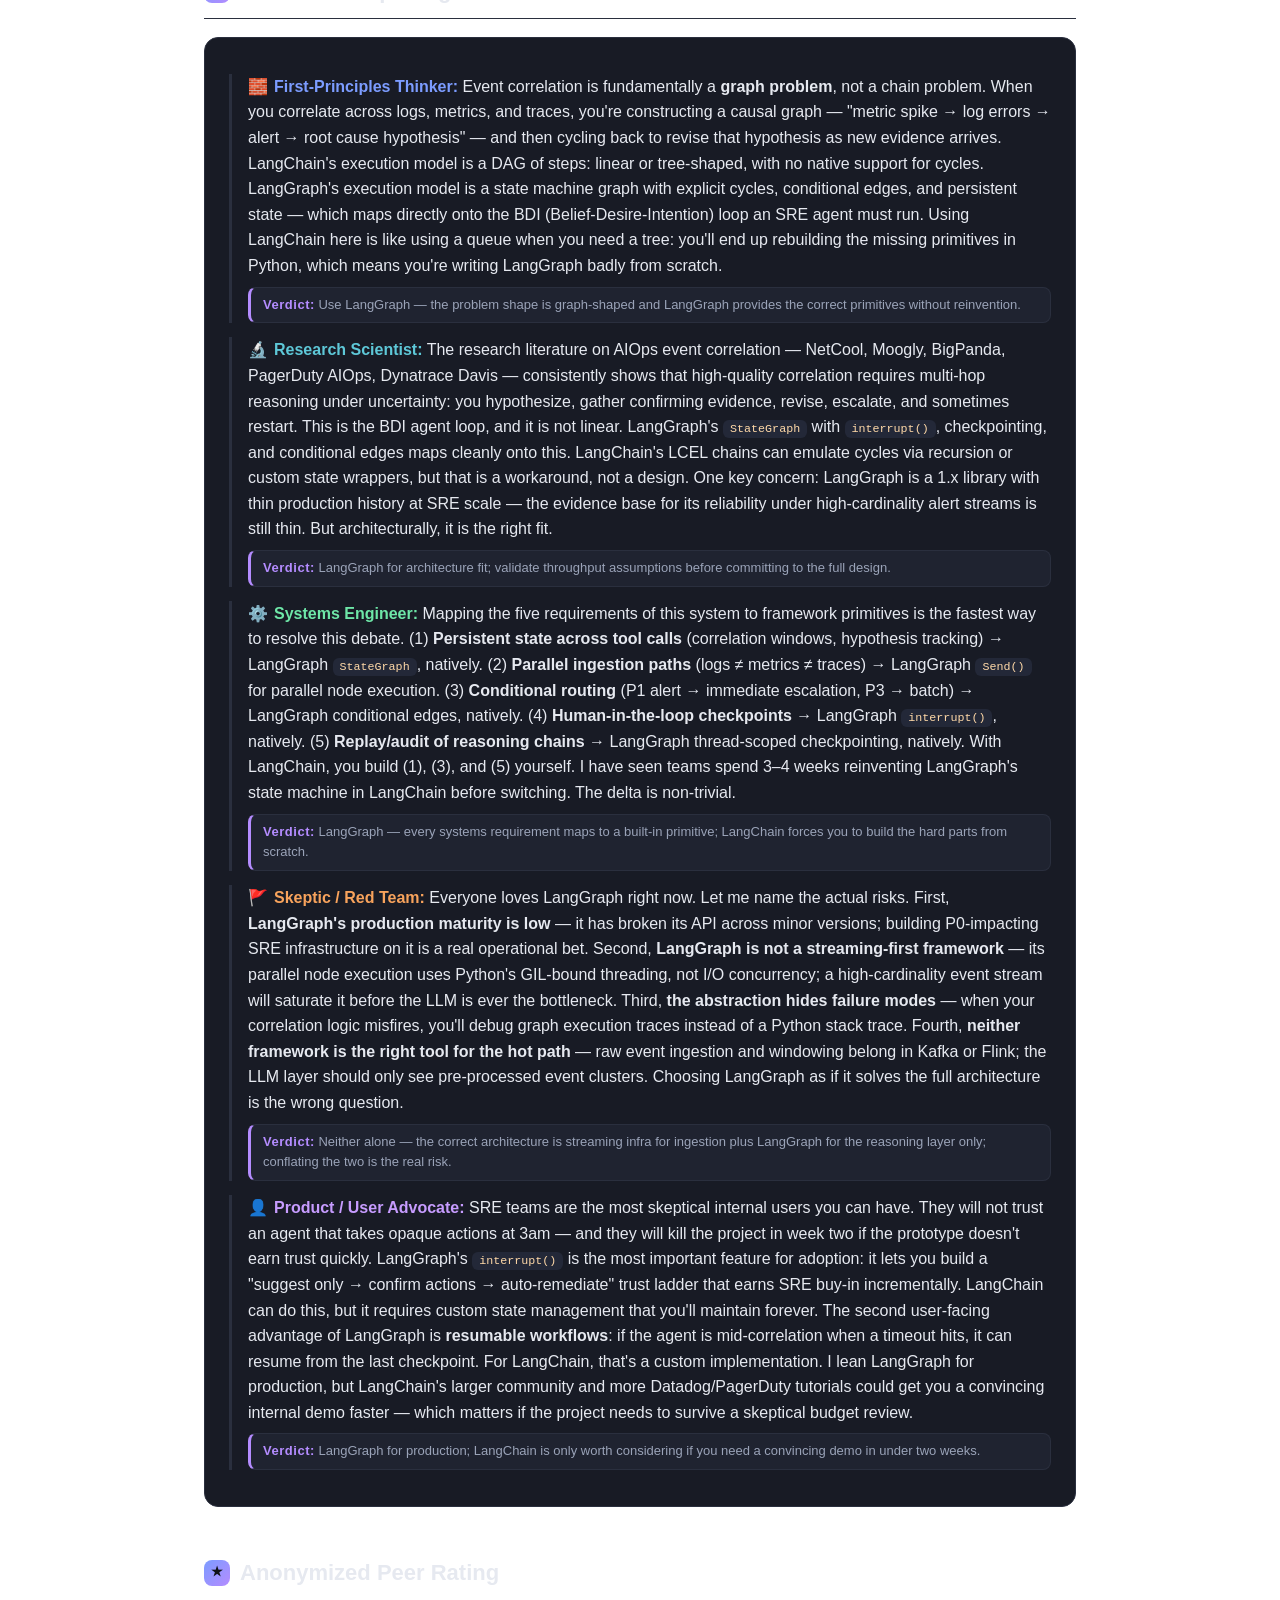
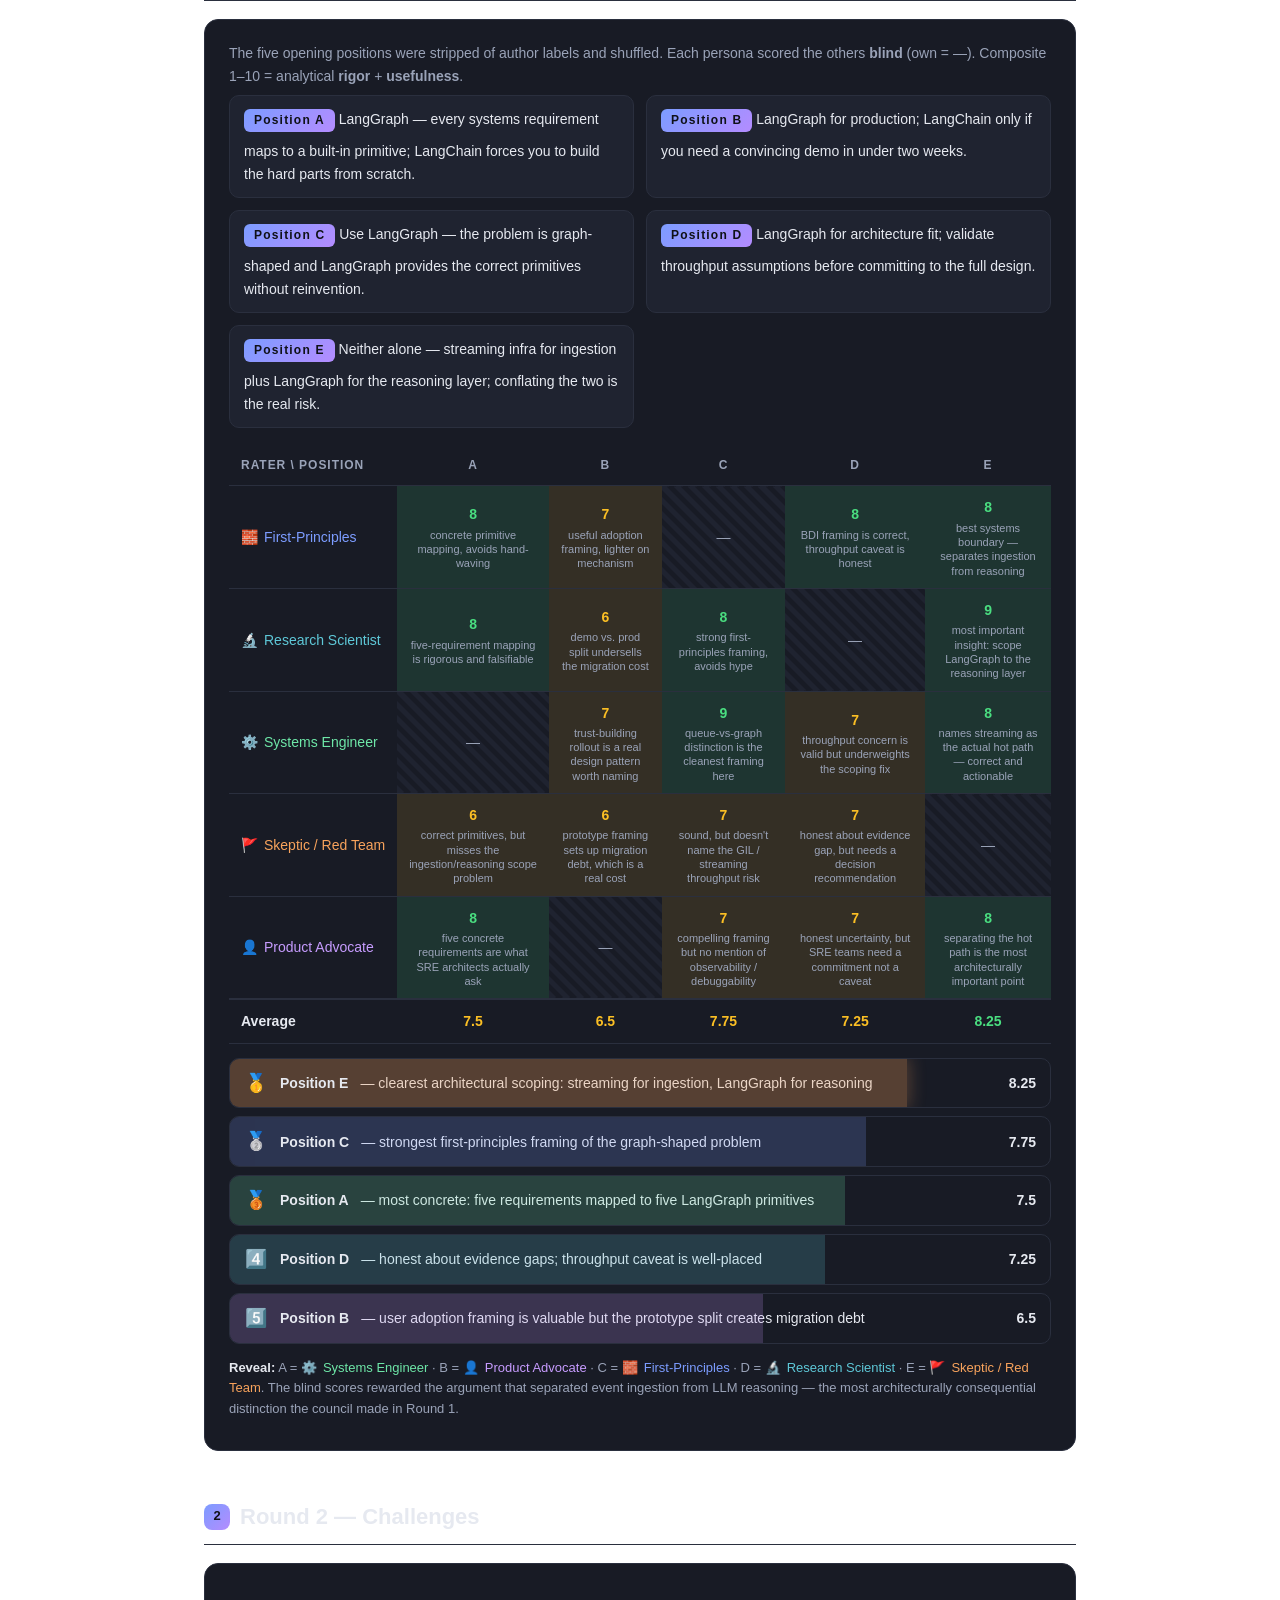
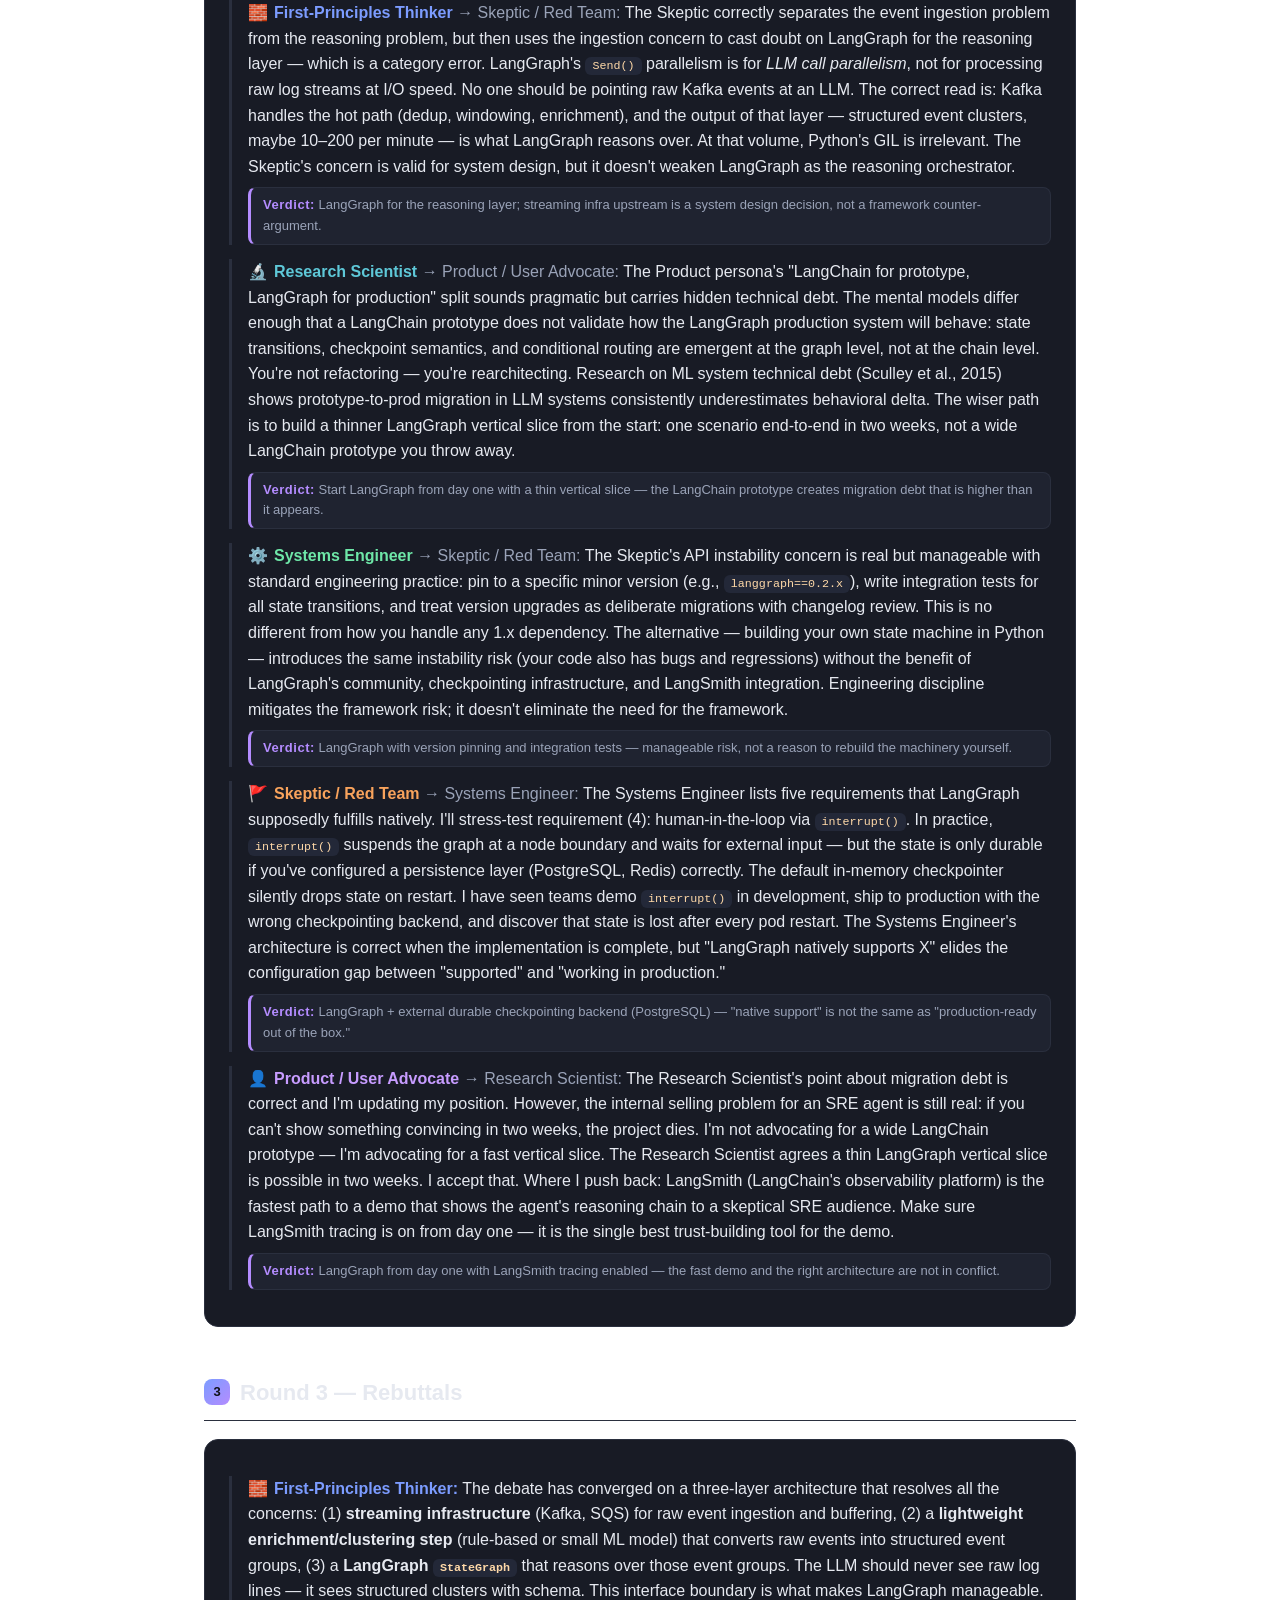
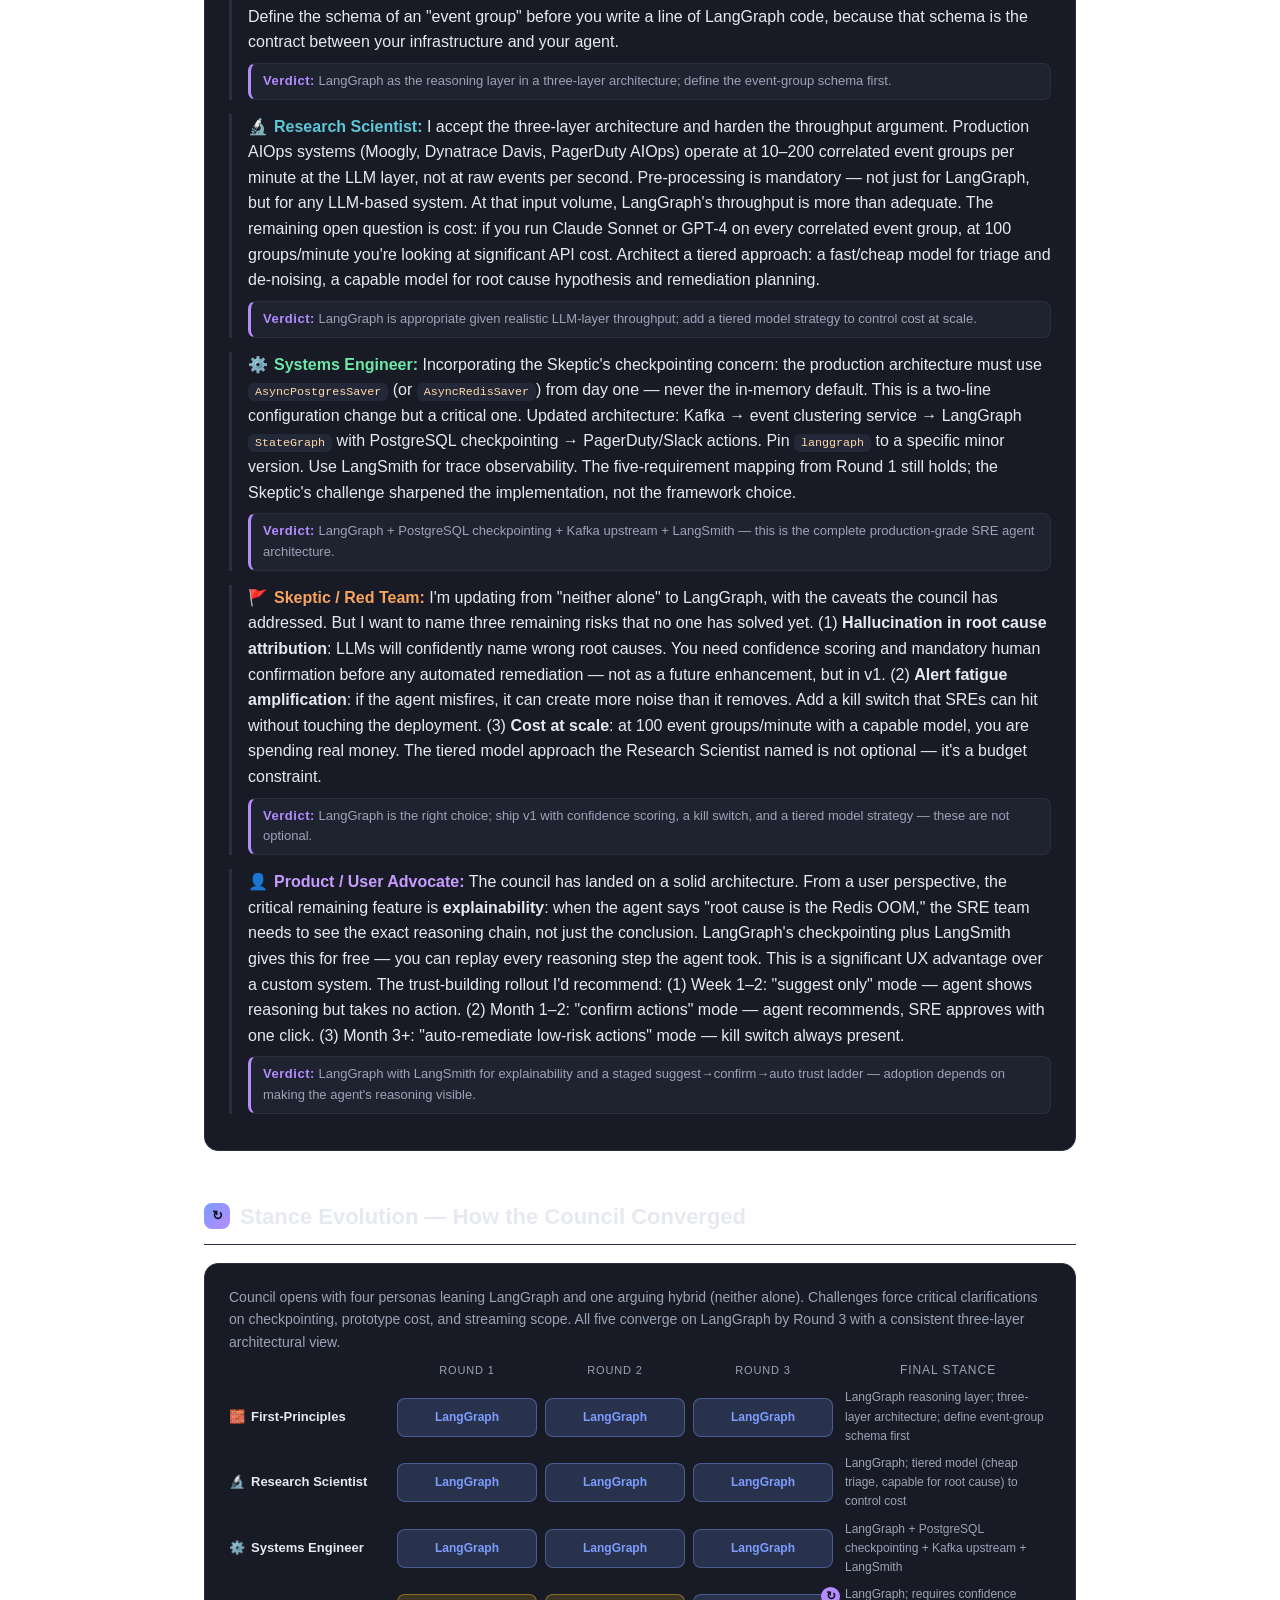
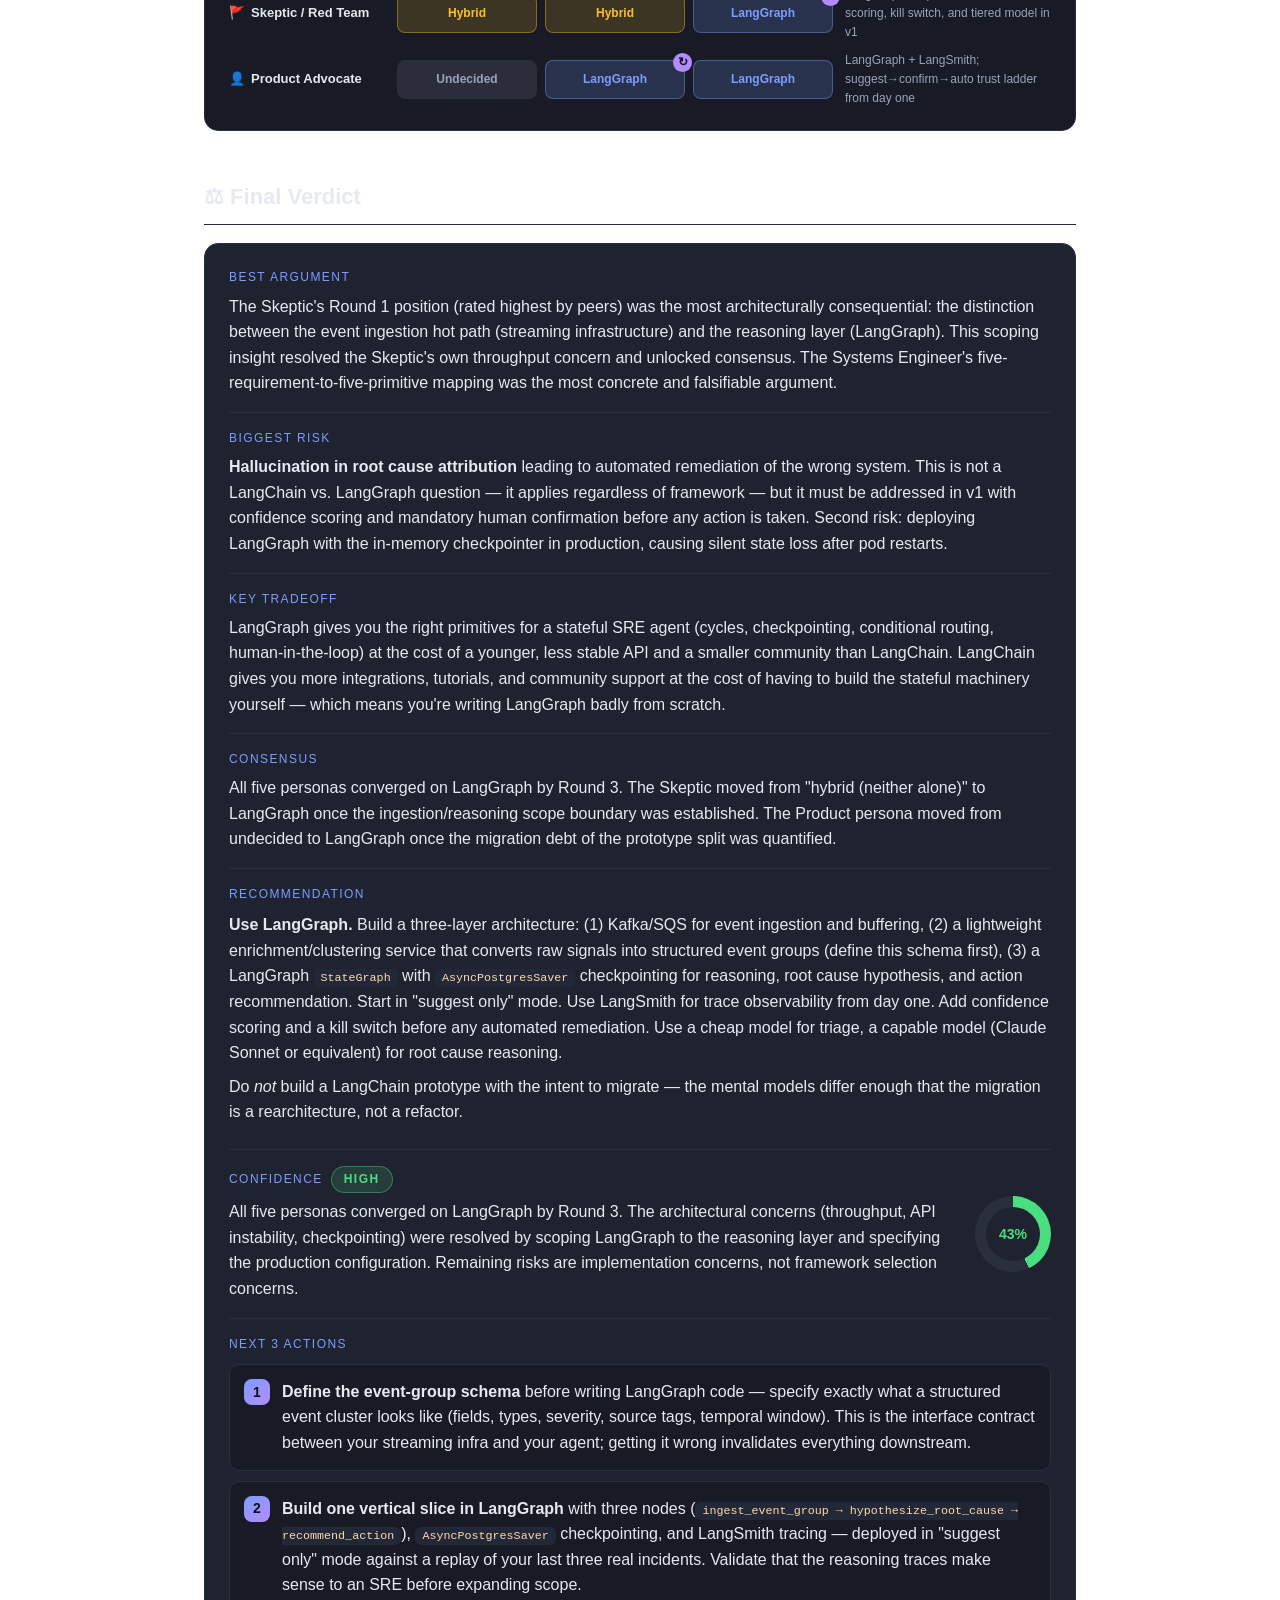
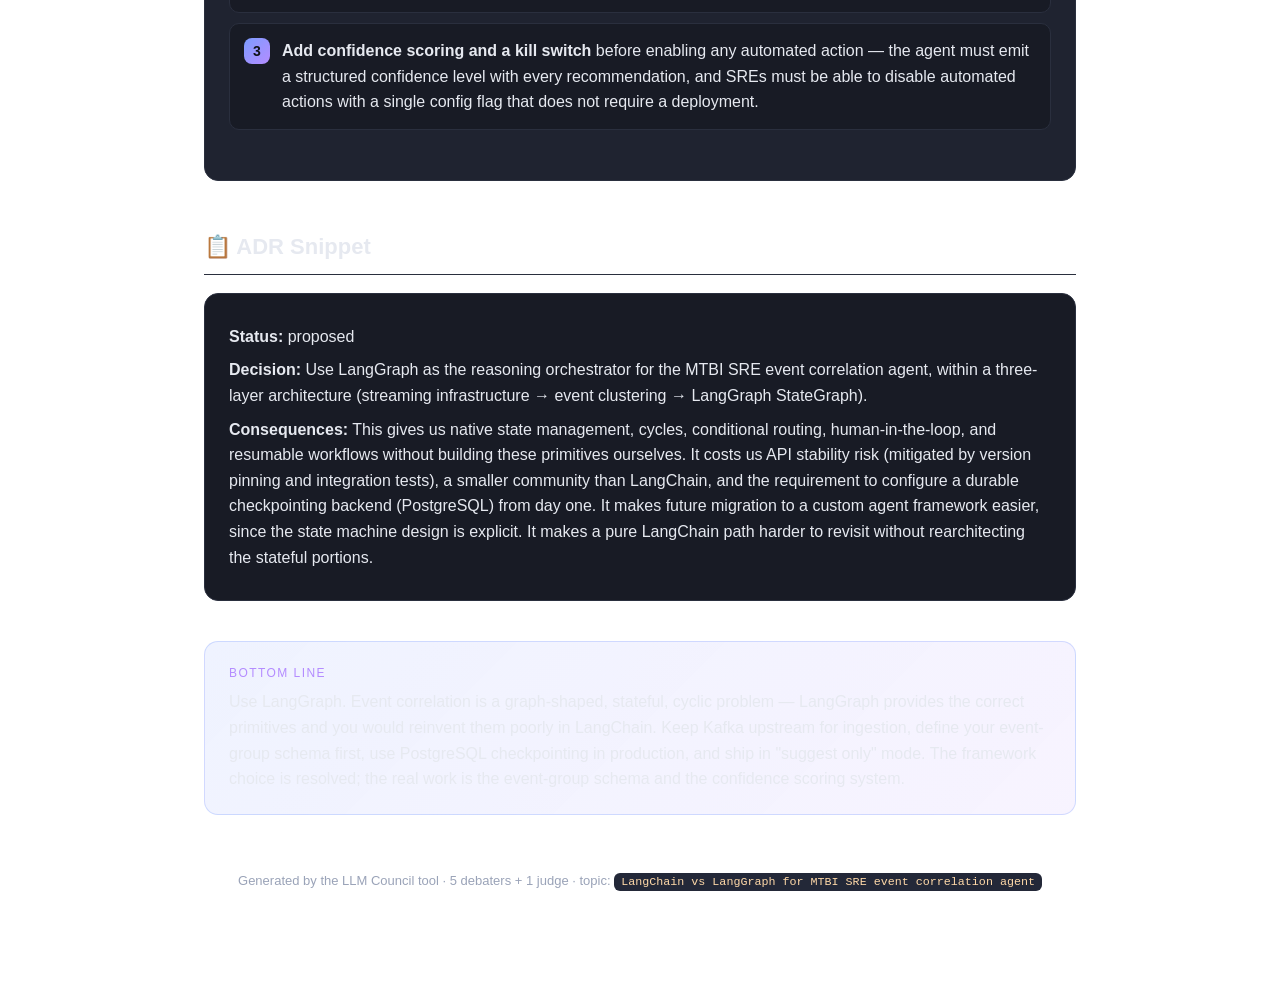
<file: llm-council-output/langchain-vs-langgraph-mtbi-sre-agent.html>
<!DOCTYPE html>
<html lang="en">
<head>
<meta charset="UTF-8">
<meta name="viewport" content="width=device-width, initial-scale=1.0">
<title>LLM Council — LangChain vs LangGraph for MTBI SRE Event Correlation Agent</title>
<style>
:root {
  --bg: #0f1117;
  --panel: #181b25;
  --panel-2: #1f2330;
  --border: #2a2f3e;
  --text: #e6e9f0;
  --muted: #9aa3b8;
  --accent: #7c9cff;
  --accent-2: #b48cff;
  --good: #4ade80;
  --warn: #fbbf24;
  --bad: #f87171;
  --chip: #232838;
  --p1: #7c9cff;
  --p2: #5ec8d8;
  --p3: #6ee7a8;
  --p4: #f8a35c;
  --p5: #c79cff;
}
* { box-sizing: border-box; }
body {
  margin: 0;
  font-family: -apple-system, BlinkMacSystemFont, "Segoe UI", Roboto, Helvetica, Arial, sans-serif;
  background: radial-gradient(1200px 600px at 80% -10%, #1b2540 0%, var(--bg) 55%) fixed;
  color: var(--text);
  line-height: 1.6;
  -webkit-font-smoothing: antialiased;
}
.wrap { max-width: 920px; margin: 0 auto; padding: 48px 24px 96px; }

header.hero {
  text-align: center;
  padding: 32px 0 40px;
  border-bottom: 1px solid var(--border);
  margin-bottom: 40px;
}
.badge {
  display: inline-block;
  font-size: 12px; letter-spacing: .18em; text-transform: uppercase;
  color: var(--accent);
  background: rgba(124,156,255,.12);
  border: 1px solid rgba(124,156,255,.3);
  padding: 6px 14px; border-radius: 999px; margin-bottom: 20px;
}
h1 {
  font-size: 34px; margin: 0 0 12px;
  background: linear-gradient(90deg, var(--accent), var(--accent-2));
  -webkit-background-clip: text; background-clip: text;
  -webkit-text-fill-color: transparent;
}
.subtitle { color: var(--muted); font-size: 16px; max-width: 640px; margin: 0 auto; }

h2 {
  font-size: 22px; margin: 48px 0 18px; padding-bottom: 10px;
  border-bottom: 1px solid var(--border);
  display: flex; align-items: center; gap: 10px;
}
h2 .num {
  font-size: 13px; color: var(--bg);
  background: linear-gradient(135deg, var(--accent), var(--accent-2));
  width: 26px; height: 26px; border-radius: 8px;
  display: inline-flex; align-items: center; justify-content: center;
  font-weight: 700;
}

.card {
  background: var(--panel); border: 1px solid var(--border);
  border-radius: 14px; padding: 22px 24px; margin: 16px 0;
}
.context-grid { display: grid; gap: 14px; }
.criteria { display: grid; grid-template-columns: 1fr 1fr; gap: 12px; margin-top: 14px; }
@media (max-width: 640px){ .criteria { grid-template-columns: 1fr; } }
.criteria .crit {
  background: var(--panel-2); border: 1px solid var(--border);
  border-radius: 10px; padding: 12px 14px; font-size: 14px;
}
.criteria .crit b { color: var(--accent); }

.turn { margin: 14px 0; padding-left: 16px; border-left: 3px solid var(--border); }
.speaker { font-weight: 700; }
.p1 { color: #7c9cff; }
.p2 { color: #5ec8d8; }
.p3 { color: #6ee7a8; }
.p4 { color: #f8a35c; }
.p5 { color: #c79cff; }
.judge { color: var(--warn); }
.arrow { color: var(--muted); font-weight: 400; }

.pverdict {
  margin-top: 8px; font-size: 13px; color: var(--muted);
  background: var(--panel-2); border: 1px solid var(--border);
  border-left: 3px solid var(--accent-2);
  border-radius: 8px; padding: 7px 12px;
}
.pverdict b { color: var(--accent-2); font-weight: 700; letter-spacing: .04em; }

.anon-grid { display: grid; grid-template-columns: 1fr 1fr; gap: 12px; margin: 6px 0 18px; }
@media (max-width: 640px){ .anon-grid { grid-template-columns: 1fr; } }
.anon {
  background: var(--panel-2); border: 1px solid var(--border);
  border-radius: 10px; padding: 12px 14px; font-size: 14px;
}
.anon .tag {
  display: inline-block; font-weight: 700; font-size: 12px; letter-spacing: .1em;
  color: var(--bg); background: linear-gradient(135deg, var(--accent), var(--accent-2));
  padding: 2px 10px; border-radius: 6px; margin-bottom: 8px;
}
.rate-table th, .rate-table td { text-align: center; }
.rate-table th:first-child, .rate-table td:first-child { text-align: left; white-space: nowrap; }
.rate-table td .note { display:block; color: var(--muted); font-size: 11px; line-height: 1.3; margin-top: 2px; }
.rate-table .self { color: var(--muted); }
.rate-table .avg td { font-weight: 700; border-top: 2px solid var(--border); }
.score { font-weight: 700; }
.s-hi { color: var(--good); }
.s-mid { color: var(--warn); }
.s-lo { color: var(--bad); }
.rank { list-style: none; padding: 0; margin: 14px 0 0; display: grid; gap: 8px; }
.rank li {
  display: flex; align-items: center; gap: 12px;
  background: var(--panel); border: 1px solid var(--border);
  border-radius: 10px; padding: 10px 14px; font-size: 14px;
}
.rank .medal { font-size: 18px; width: 24px; text-align: center; }
.rank .sc { margin-left: auto; font-weight: 700; }
.reveal { margin-top: 14px; font-size: 13px; color: var(--muted); }
.reveal b { color: var(--text); }

.verdict { background: var(--panel-2); border: 1px solid var(--border); border-radius: 14px; padding: 8px 24px 24px; }
.vrow { padding: 16px 0; border-bottom: 1px solid var(--border); }
.vrow:last-child { border-bottom: none; }
.vlabel { font-size: 12px; text-transform: uppercase; letter-spacing: .12em; color: var(--accent); margin-bottom: 6px; }
.pill {
  display: inline-block; font-size: 12px; font-weight: 700;
  padding: 3px 12px; border-radius: 999px; margin-left: 8px;
}
.pill.high { background: rgba(74,222,128,.15); color: var(--good); border: 1px solid rgba(74,222,128,.4); }

ol.actions { counter-reset: step; list-style: none; padding: 0; margin: 8px 0 0; }
ol.actions li {
  position: relative; padding: 14px 14px 14px 52px; margin: 10px 0;
  background: var(--panel); border: 1px solid var(--border); border-radius: 10px;
}
ol.actions li::before {
  counter-increment: step; content: counter(step);
  position: absolute; left: 14px; top: 14px;
  width: 26px; height: 26px; border-radius: 8px;
  background: linear-gradient(135deg, var(--accent), var(--accent-2));
  color: var(--bg); font-weight: 700; font-size: 14px;
  display: flex; align-items: center; justify-content: center;
}

.bottom {
  margin-top: 40px; padding: 22px 24px;
  background: linear-gradient(135deg, rgba(124,156,255,.12), rgba(180,140,255,.10));
  border: 1px solid rgba(124,156,255,.3); border-radius: 14px;
}
.bottom .vlabel { color: var(--accent-2); }

.naive {
  margin: 0 0 32px; padding: 18px 22px;
  background: var(--panel-2);
  border: 1px dashed rgba(251,191,36,.45);
  border-left: 3px solid var(--warn);
  border-radius: 14px;
  color: var(--muted); font-size: 15px;
}
.naive p { margin: 8px 0; }
.naive-label {
  display: inline-block;
  font-size: 12px; font-weight: 700;
  letter-spacing: .12em; text-transform: uppercase;
  color: var(--warn); margin-bottom: 8px;
}
.naive-risk {
  font-size: 13px; color: var(--muted);
  border-top: 1px solid var(--border);
  padding-top: 8px; margin-top: 10px;
}
.naive-risk b { color: var(--warn); }

code { background: var(--chip); padding: 2px 7px; border-radius: 6px; font-size: .9em; color: #ffd9a8; }
table { width: 100%; border-collapse: collapse; margin: 12px 0; font-size: 14px; }
th, td { text-align: left; padding: 10px 12px; border-bottom: 1px solid var(--border); }
th { color: var(--muted); font-weight: 600; font-size: 12px; text-transform: uppercase; letter-spacing: .08em; }
footer { text-align: center; color: var(--muted); font-size: 13px; margin-top: 56px; }
p { margin: 8px 0; }

.avatar { display: inline-block; margin-right: 6px; font-style: normal; }

.evo {
  display: grid;
  grid-template-columns: 160px repeat(3, 1fr) 1.5fr;
  gap: 8px; align-items: center; margin-top: 6px;
}
@media (max-width: 640px){ .evo { grid-template-columns: 110px repeat(3, 1fr); } .evo .evo-final { display:none; } .evo .evo-final.evo-h { display:block; grid-column: 1 / -1; } }
.evo .evo-h { font-size: 11px; text-transform: uppercase; letter-spacing: .08em; color: var(--muted); text-align: center; }
.evo .evo-name { font-size: 13px; font-weight: 600; }
.evo .chip {
  position: relative; text-align: center; padding: 9px 6px;
  border-radius: 8px; font-size: 12px; font-weight: 600;
  border: 1px solid var(--border);
}
.evo .chip[data-stance="langgraph"] { background: rgba(124,156,255,.18); color: var(--accent);  border-color: rgba(124,156,255,.4); }
.evo .chip[data-stance="langchain"] { background: rgba(74,222,128,.15);  color: var(--good);    border-color: rgba(74,222,128,.4); }
.evo .chip[data-stance="hybrid"]    { background: rgba(251,191,36,.16);  color: var(--warn);    border-color: rgba(251,191,36,.4); }
.evo .chip[data-stance="undecided"] { background: rgba(154,163,184,.14); color: var(--muted);   border-color: var(--border); }
.evo .chip .chg {
  position: absolute; top: -8px; right: -8px;
  width: 19px; height: 19px; border-radius: 50%;
  background: var(--accent-2); color: var(--bg);
  font-size: 12px; font-weight: 700;
  display: grid; place-items: center;
}
.evo .evo-final { font-size: 12px; color: var(--muted); padding-left: 4px; }

.rate-table td[data-score="8"],
.rate-table td[data-score="9"],
.rate-table td[data-score="10"] { background: rgba(74,222,128,.13); }
.rate-table td[data-score="6"],
.rate-table td[data-score="7"]  { background: rgba(251,191,36,.12); }
.rate-table td[data-score="3"],
.rate-table td[data-score="4"],
.rate-table td[data-score="5"]  { background: rgba(248,113,113,.13); }
.rate-table td.self {
  background: repeating-linear-gradient(45deg, var(--panel-2), var(--panel-2) 5px, var(--panel) 5px, var(--panel) 10px);
}

.rank li { position: relative; overflow: hidden; }
.rank .bar {
  position: absolute; left: 0; top: 0; bottom: 0;
  width: calc(var(--score) / 10 * 100%);
  background: var(--p1); opacity: .20;
  border-left: 3px solid var(--bar-color, var(--p1));
  z-index: 0;
}
.rank .bar.p1 { background: var(--p1); --bar-color: var(--p1); }
.rank .bar.p2 { background: var(--p2); --bar-color: var(--p2); }
.rank .bar.p3 { background: var(--p3); --bar-color: var(--p3); }
.rank .bar.p4 { background: var(--p4); --bar-color: var(--p4); }
.rank .bar.p5 { background: var(--p5); --bar-color: var(--p5); }
.rank .bar.glow { box-shadow: 0 0 18px 2px var(--bar-color); opacity: .28; }
.rank li > .medal, .rank li > b, .rank li > .sc { position: relative; z-index: 1; }

.conf-row { display: flex; align-items: center; gap: 22px; }
.conf-text { flex: 1; }
.gauge {
  flex: 0 0 auto; width: 76px; height: 76px; border-radius: 50%;
  display: grid; place-items: center;
  background: conic-gradient(var(--good) calc(var(--val, 0) * 1%), var(--border) 0);
}
.gauge::before {
  content: ''; grid-area: 1 / 1;
  width: 54px; height: 54px; border-radius: 50%; background: var(--panel-2);
}
.gauge .val { grid-area: 1 / 1; z-index: 1; font-weight: 700; font-size: 14px; color: var(--good); }
@media (max-width: 640px){ .conf-row { flex-direction: column; align-items: flex-start; } }

@media (prefers-reduced-motion: no-preference) {
  .turn, .card, .evo { opacity: 0; transform: translateY(16px); transition: opacity .5s ease, transform .5s ease; }
  .turn.in, .card.in, .evo.in { opacity: 1; transform: none; }
  .card .turn:nth-child(1) { transition-delay: .04s; }
  .card .turn:nth-child(2) { transition-delay: .12s; }
  .card .turn:nth-child(3) { transition-delay: .20s; }
  .card .turn:nth-child(4) { transition-delay: .28s; }
  .card .turn:nth-child(5) { transition-delay: .36s; }
}
</style>
<noscript><style>.turn, .card, .evo { opacity: 1 !important; transform: none !important; }</style></noscript>
</head>
<body>
<div class="wrap">

  <header class="hero">
    <span class="badge">⚖ LLM Council Debate</span>
    <h1>LangChain vs LangGraph for MTBI SRE Agent</h1>
    <p class="subtitle">Should you use LangChain or LangGraph to build an MTBI event correlation engine that analyses logs, metrics, traces, and alerts? A structured adversarial debate among five expert personas.</p>
  </header>

  <div class="naive">
    <span class="naive-label">Single-model baseline — no council</span>
    <p>Both LangChain and LangGraph are solid choices for building an SRE event correlation agent. LangChain offers a rich ecosystem of integrations and is great for linear pipelines, while LangGraph excels at stateful, multi-step workflows with cycles and conditional branching. For event correlation, LangGraph might be slightly better due to its built-in state management, but either could work depending on your team's experience. If you're already comfortable with LangChain, you might start there and migrate to LangGraph if you need more complex orchestration.</p>
    <div class="naive-risk"><b>Why this is risky:</b> Hedges without committing and ignores the fundamental architectural mismatch — SRE event correlation is inherently stateful, cyclic, and graph-shaped, which is precisely what LangGraph was designed for; this answer names no concrete failure mode of choosing the wrong primitive.</div>
  </div>

  <h2>Topic</h2>
  <div class="card">
    Should we use <strong>LangChain</strong> or <strong>LangGraph</strong> to build an <strong>MTBI Agent</strong> — an SRE event correlation engine that ingests and reasons over logs, metrics, traces, and alerts to identify root causes and reduce Mean Time Between Incidents?
  </div>

  <h2>Context</h2>
  <div class="card context-grid">
    <p>MTBI = Mean Time Between Incidents. The agent must ingest multi-modal SRE signals (logs, metrics, traces, alerts), correlate events across sources within temporal windows, hypothesize root causes, and recommend or take remediation actions. Target users are SRE teams. Stack assumed to be Python, cloud-native. Scale and throughput unspecified — assumed moderate (thousands of events/min, not millions/sec).</p>
    <p>LangChain is a chain/pipeline orchestration framework with broad integrations. LangGraph is a stateful graph execution engine built on top of LangChain, designed for cyclic multi-agent workflows, checkpointing, and human-in-the-loop. They share the same LLM integration layer but differ fundamentally in execution model.</p>
    <div>
      <div class="vlabel">Inferred decision criteria</div>
      <div class="criteria">
        <div class="crit"><b>1. State management</b> — can the framework track correlation windows, event graphs, and hypothesis state across multi-step reasoning?</div>
        <div class="crit"><b>2. Workflow flexibility</b> — can it handle cycles, conditionals, and parallel paths required for multi-source correlation?</div>
        <div class="crit"><b>3. Time-to-production</b> — how fast can a small SRE team ship something that works and earns trust?</div>
        <div class="crit"><b>4. Observability &amp; debuggability</b> — can you trace exactly what the agent did when it misfires at 3am?</div>
      </div>
    </div>
    <p style="color:var(--muted);font-size:14px;margin-top:6px"><b>Assumptions:</b> (1) The agent performs LLM-level reasoning over pre-processed event groups, not raw log line ingestion. (2) Automated remediation is in scope but gated behind human confirmation. (3) The team wants a production system, not just a demo.</p>
  </div>

  <h2><span class="num">1</span> Round 1 — Opening Positions</h2>
  <div class="card">

    <div class="turn">
      <span class="speaker p1"><span class="avatar">🧱</span>First-Principles Thinker:</span>
      Event correlation is fundamentally a <strong>graph problem</strong>, not a chain problem. When you correlate across logs, metrics, and traces, you're constructing a causal graph — "metric spike → log errors → alert → root cause hypothesis" — and then cycling back to revise that hypothesis as new evidence arrives. LangChain's execution model is a DAG of steps: linear or tree-shaped, with no native support for cycles. LangGraph's execution model is a state machine graph with explicit cycles, conditional edges, and persistent state — which maps directly onto the BDI (Belief-Desire-Intention) loop an SRE agent must run. Using LangChain here is like using a queue when you need a tree: you'll end up rebuilding the missing primitives in Python, which means you're writing LangGraph badly from scratch.
      <div class="pverdict"><b>Verdict:</b> Use LangGraph — the problem shape is graph-shaped and LangGraph provides the correct primitives without reinvention.</div>
    </div>

    <div class="turn">
      <span class="speaker p2"><span class="avatar">🔬</span>Research Scientist:</span>
      The research literature on AIOps event correlation — NetCool, Moogly, BigPanda, PagerDuty AIOps, Dynatrace Davis — consistently shows that high-quality correlation requires multi-hop reasoning under uncertainty: you hypothesize, gather confirming evidence, revise, escalate, and sometimes restart. This is the BDI agent loop, and it is not linear. LangGraph's <code>StateGraph</code> with <code>interrupt()</code>, checkpointing, and conditional edges maps cleanly onto this. LangChain's LCEL chains can emulate cycles via recursion or custom state wrappers, but that is a workaround, not a design. One key concern: LangGraph is a 1.x library with thin production history at SRE scale — the evidence base for its reliability under high-cardinality alert streams is still thin. But architecturally, it is the right fit.
      <div class="pverdict"><b>Verdict:</b> LangGraph for architecture fit; validate throughput assumptions before committing to the full design.</div>
    </div>

    <div class="turn">
      <span class="speaker p3"><span class="avatar">⚙️</span>Systems Engineer:</span>
      Mapping the five requirements of this system to framework primitives is the fastest way to resolve this debate. (1) <strong>Persistent state across tool calls</strong> (correlation windows, hypothesis tracking) → LangGraph <code>StateGraph</code>, natively. (2) <strong>Parallel ingestion paths</strong> (logs ≠ metrics ≠ traces) → LangGraph <code>Send()</code> for parallel node execution. (3) <strong>Conditional routing</strong> (P1 alert → immediate escalation, P3 → batch) → LangGraph conditional edges, natively. (4) <strong>Human-in-the-loop checkpoints</strong> → LangGraph <code>interrupt()</code>, natively. (5) <strong>Replay/audit of reasoning chains</strong> → LangGraph thread-scoped checkpointing, natively. With LangChain, you build (1), (3), and (5) yourself. I have seen teams spend 3–4 weeks reinventing LangGraph's state machine in LangChain before switching. The delta is non-trivial.
      <div class="pverdict"><b>Verdict:</b> LangGraph — every systems requirement maps to a built-in primitive; LangChain forces you to build the hard parts from scratch.</div>
    </div>

    <div class="turn">
      <span class="speaker p4"><span class="avatar">🚩</span>Skeptic / Red Team:</span>
      Everyone loves LangGraph right now. Let me name the actual risks. First, <strong>LangGraph's production maturity is low</strong> — it has broken its API across minor versions; building P0-impacting SRE infrastructure on it is a real operational bet. Second, <strong>LangGraph is not a streaming-first framework</strong> — its parallel node execution uses Python's GIL-bound threading, not I/O concurrency; a high-cardinality event stream will saturate it before the LLM is ever the bottleneck. Third, <strong>the abstraction hides failure modes</strong> — when your correlation logic misfires, you'll debug graph execution traces instead of a Python stack trace. Fourth, <strong>neither framework is the right tool for the hot path</strong> — raw event ingestion and windowing belong in Kafka or Flink; the LLM layer should only see pre-processed event clusters. Choosing LangGraph as if it solves the full architecture is the wrong question.
      <div class="pverdict"><b>Verdict:</b> Neither alone — the correct architecture is streaming infra for ingestion plus LangGraph for the reasoning layer only; conflating the two is the real risk.</div>
    </div>

    <div class="turn">
      <span class="speaker p5"><span class="avatar">👤</span>Product / User Advocate:</span>
      SRE teams are the most skeptical internal users you can have. They will not trust an agent that takes opaque actions at 3am — and they will kill the project in week two if the prototype doesn't earn trust quickly. LangGraph's <code>interrupt()</code> is the most important feature for adoption: it lets you build a "suggest only → confirm actions → auto-remediate" trust ladder that earns SRE buy-in incrementally. LangChain can do this, but it requires custom state management that you'll maintain forever. The second user-facing advantage of LangGraph is <strong>resumable workflows</strong>: if the agent is mid-correlation when a timeout hits, it can resume from the last checkpoint. For LangChain, that's a custom implementation. I lean LangGraph for production, but LangChain's larger community and more Datadog/PagerDuty tutorials could get you a convincing internal demo faster — which matters if the project needs to survive a skeptical budget review.
      <div class="pverdict"><b>Verdict:</b> LangGraph for production; LangChain is only worth considering if you need a convincing demo in under two weeks.</div>
    </div>

  </div>

  <h2><span class="num">★</span> Anonymized Peer Rating</h2>
  <div class="card">
    <p style="color:var(--muted);font-size:14px;margin-top:0">The five opening positions were stripped of author labels and shuffled. Each persona scored the others <strong>blind</strong> (own = <span class="self">—</span>). Composite 1–10 = analytical <strong>rigor</strong> + <strong>usefulness</strong>.</p>
    <div class="anon-grid">
      <div class="anon"><span class="tag">Position A</span> LangGraph — every systems requirement maps to a built-in primitive; LangChain forces you to build the hard parts from scratch.</div>
      <div class="anon"><span class="tag">Position B</span> LangGraph for production; LangChain only if you need a convincing demo in under two weeks.</div>
      <div class="anon"><span class="tag">Position C</span> Use LangGraph — the problem is graph-shaped and LangGraph provides the correct primitives without reinvention.</div>
      <div class="anon"><span class="tag">Position D</span> LangGraph for architecture fit; validate throughput assumptions before committing to the full design.</div>
      <div class="anon"><span class="tag">Position E</span> Neither alone — streaming infra for ingestion plus LangGraph for the reasoning layer; conflating the two is the real risk.</div>
    </div>
    <table class="rate-table">
      <tr><th>Rater \ Position</th><th>A</th><th>B</th><th>C</th><th>D</th><th>E</th></tr>
      <tr>
        <td><span class="p1"><span class="avatar">🧱</span>First-Principles</span></td>
        <td data-score="8"><span class="score s-hi">8</span><span class="note">concrete primitive mapping, avoids hand-waving</span></td>
        <td data-score="7"><span class="score s-mid">7</span><span class="note">useful adoption framing, lighter on mechanism</span></td>
        <td class="self">—</td>
        <td data-score="8"><span class="score s-hi">8</span><span class="note">BDI framing is correct, throughput caveat is honest</span></td>
        <td data-score="8"><span class="score s-hi">8</span><span class="note">best systems boundary — separates ingestion from reasoning</span></td>
      </tr>
      <tr>
        <td><span class="p2"><span class="avatar">🔬</span>Research Scientist</span></td>
        <td data-score="8"><span class="score s-hi">8</span><span class="note">five-requirement mapping is rigorous and falsifiable</span></td>
        <td data-score="6"><span class="score s-mid">6</span><span class="note">demo vs. prod split undersells the migration cost</span></td>
        <td data-score="8"><span class="score s-hi">8</span><span class="note">strong first-principles framing, avoids hype</span></td>
        <td class="self">—</td>
        <td data-score="9"><span class="score s-hi">9</span><span class="note">most important insight: scope LangGraph to the reasoning layer</span></td>
      </tr>
      <tr>
        <td><span class="p3"><span class="avatar">⚙️</span>Systems Engineer</span></td>
        <td class="self">—</td>
        <td data-score="7"><span class="score s-mid">7</span><span class="note">trust-building rollout is a real design pattern worth naming</span></td>
        <td data-score="9"><span class="score s-hi">9</span><span class="note">queue-vs-graph distinction is the cleanest framing here</span></td>
        <td data-score="7"><span class="score s-mid">7</span><span class="note">throughput concern is valid but underweights the scoping fix</span></td>
        <td data-score="8"><span class="score s-hi">8</span><span class="note">names streaming as the actual hot path — correct and actionable</span></td>
      </tr>
      <tr>
        <td><span class="p4"><span class="avatar">🚩</span>Skeptic / Red Team</span></td>
        <td data-score="6"><span class="score s-mid">6</span><span class="note">correct primitives, but misses the ingestion/reasoning scope problem</span></td>
        <td data-score="6"><span class="score s-mid">6</span><span class="note">prototype framing sets up migration debt, which is a real cost</span></td>
        <td data-score="7"><span class="score s-mid">7</span><span class="note">sound, but doesn't name the GIL / streaming throughput risk</span></td>
        <td data-score="7"><span class="score s-mid">7</span><span class="note">honest about evidence gap, but needs a decision recommendation</span></td>
        <td class="self">—</td>
      </tr>
      <tr>
        <td><span class="p5"><span class="avatar">👤</span>Product Advocate</span></td>
        <td data-score="8"><span class="score s-hi">8</span><span class="note">five concrete requirements are what SRE architects actually ask</span></td>
        <td class="self">—</td>
        <td data-score="7"><span class="score s-mid">7</span><span class="note">compelling framing but no mention of observability / debuggability</span></td>
        <td data-score="7"><span class="score s-mid">7</span><span class="note">honest uncertainty, but SRE teams need a commitment not a caveat</span></td>
        <td data-score="8"><span class="score s-hi">8</span><span class="note">separating the hot path is the most architecturally important point</span></td>
      </tr>
      <tr class="avg">
        <td>Average</td>
        <td><span class="s-mid">7.5</span></td>
        <td><span class="s-mid">6.5</span></td>
        <td><span class="s-mid">7.75</span></td>
        <td><span class="s-mid">7.25</span></td>
        <td><span class="s-hi">8.25</span></td>
      </tr>
    </table>
    <ol class="rank">
      <li><span class="bar p4 glow" style="--score:8.25"></span><span class="medal">🥇</span> <b>Position E</b> — clearest architectural scoping: streaming for ingestion, LangGraph for reasoning <span class="sc">8.25</span></li>
      <li><span class="bar p1" style="--score:7.75"></span><span class="medal">🥈</span> <b>Position C</b> — strongest first-principles framing of the graph-shaped problem <span class="sc">7.75</span></li>
      <li><span class="bar p3" style="--score:7.5"></span><span class="medal">🥉</span> <b>Position A</b> — most concrete: five requirements mapped to five LangGraph primitives <span class="sc">7.5</span></li>
      <li><span class="bar p2" style="--score:7.25"></span><span class="medal">4️⃣</span> <b>Position D</b> — honest about evidence gaps; throughput caveat is well-placed <span class="sc">7.25</span></li>
      <li><span class="bar p5" style="--score:6.5"></span><span class="medal">5️⃣</span> <b>Position B</b> — user adoption framing is valuable but the prototype split creates migration debt <span class="sc">6.5</span></li>
    </ol>
    <p class="reveal"><b>Reveal:</b> A = <span class="p3"><span class="avatar">⚙️</span>Systems Engineer</span> · B = <span class="p5"><span class="avatar">👤</span>Product Advocate</span> · C = <span class="p1"><span class="avatar">🧱</span>First-Principles</span> · D = <span class="p2"><span class="avatar">🔬</span>Research Scientist</span> · E = <span class="p4"><span class="avatar">🚩</span>Skeptic / Red Team</span>. The blind scores rewarded the argument that separated event ingestion from LLM reasoning — the most architecturally consequential distinction the council made in Round 1.</p>
  </div>

  <h2><span class="num">2</span> Round 2 — Challenges</h2>
  <div class="card">

    <div class="turn">
      <span class="speaker p1"><span class="avatar">🧱</span>First-Principles Thinker <span class="arrow">→ Skeptic / Red Team:</span></span>
      The Skeptic correctly separates the event ingestion problem from the reasoning problem, but then uses the ingestion concern to cast doubt on LangGraph for the reasoning layer — which is a category error. LangGraph's <code>Send()</code> parallelism is for <em>LLM call parallelism</em>, not for processing raw log streams at I/O speed. No one should be pointing raw Kafka events at an LLM. The correct read is: Kafka handles the hot path (dedup, windowing, enrichment), and the output of that layer — structured event clusters, maybe 10–200 per minute — is what LangGraph reasons over. At that volume, Python's GIL is irrelevant. The Skeptic's concern is valid for system design, but it doesn't weaken LangGraph as the reasoning orchestrator.
      <div class="pverdict"><b>Verdict:</b> LangGraph for the reasoning layer; streaming infra upstream is a system design decision, not a framework counter-argument.</div>
    </div>

    <div class="turn">
      <span class="speaker p2"><span class="avatar">🔬</span>Research Scientist <span class="arrow">→ Product / User Advocate:</span></span>
      The Product persona's "LangChain for prototype, LangGraph for production" split sounds pragmatic but carries hidden technical debt. The mental models differ enough that a LangChain prototype does not validate how the LangGraph production system will behave: state transitions, checkpoint semantics, and conditional routing are emergent at the graph level, not at the chain level. You're not refactoring — you're rearchitecting. Research on ML system technical debt (Sculley et al., 2015) shows prototype-to-prod migration in LLM systems consistently underestimates behavioral delta. The wiser path is to build a thinner LangGraph vertical slice from the start: one scenario end-to-end in two weeks, not a wide LangChain prototype you throw away.
      <div class="pverdict"><b>Verdict:</b> Start LangGraph from day one with a thin vertical slice — the LangChain prototype creates migration debt that is higher than it appears.</div>
    </div>

    <div class="turn">
      <span class="speaker p3"><span class="avatar">⚙️</span>Systems Engineer <span class="arrow">→ Skeptic / Red Team:</span></span>
      The Skeptic's API instability concern is real but manageable with standard engineering practice: pin to a specific minor version (e.g., <code>langgraph==0.2.x</code>), write integration tests for all state transitions, and treat version upgrades as deliberate migrations with changelog review. This is no different from how you handle any 1.x dependency. The alternative — building your own state machine in Python — introduces the same instability risk (your code also has bugs and regressions) without the benefit of LangGraph's community, checkpointing infrastructure, and LangSmith integration. Engineering discipline mitigates the framework risk; it doesn't eliminate the need for the framework.
      <div class="pverdict"><b>Verdict:</b> LangGraph with version pinning and integration tests — manageable risk, not a reason to rebuild the machinery yourself.</div>
    </div>

    <div class="turn">
      <span class="speaker p4"><span class="avatar">🚩</span>Skeptic / Red Team <span class="arrow">→ Systems Engineer:</span></span>
      The Systems Engineer lists five requirements that LangGraph supposedly fulfills natively. I'll stress-test requirement (4): human-in-the-loop via <code>interrupt()</code>. In practice, <code>interrupt()</code> suspends the graph at a node boundary and waits for external input — but the state is only durable if you've configured a persistence layer (PostgreSQL, Redis) correctly. The default in-memory checkpointer silently drops state on restart. I have seen teams demo <code>interrupt()</code> in development, ship to production with the wrong checkpointing backend, and discover that state is lost after every pod restart. The Systems Engineer's architecture is correct when the implementation is complete, but "LangGraph natively supports X" elides the configuration gap between "supported" and "working in production."
      <div class="pverdict"><b>Verdict:</b> LangGraph + external durable checkpointing backend (PostgreSQL) — "native support" is not the same as "production-ready out of the box."</div>
    </div>

    <div class="turn">
      <span class="speaker p5"><span class="avatar">👤</span>Product / User Advocate <span class="arrow">→ Research Scientist:</span></span>
      The Research Scientist's point about migration debt is correct and I'm updating my position. However, the internal selling problem for an SRE agent is still real: if you can't show something convincing in two weeks, the project dies. I'm not advocating for a wide LangChain prototype — I'm advocating for a fast vertical slice. The Research Scientist agrees a thin LangGraph vertical slice is possible in two weeks. I accept that. Where I push back: LangSmith (LangChain's observability platform) is the fastest path to a demo that shows the agent's reasoning chain to a skeptical SRE audience. Make sure LangSmith tracing is on from day one — it is the single best trust-building tool for the demo.
      <div class="pverdict"><b>Verdict:</b> LangGraph from day one with LangSmith tracing enabled — the fast demo and the right architecture are not in conflict.</div>
    </div>

  </div>

  <h2><span class="num">3</span> Round 3 — Rebuttals</h2>
  <div class="card">

    <div class="turn">
      <span class="speaker p1"><span class="avatar">🧱</span>First-Principles Thinker:</span>
      The debate has converged on a three-layer architecture that resolves all the concerns: (1) <strong>streaming infrastructure</strong> (Kafka, SQS) for raw event ingestion and buffering, (2) a <strong>lightweight enrichment/clustering step</strong> (rule-based or small ML model) that converts raw events into structured event groups, (3) a <strong>LangGraph <code>StateGraph</code></strong> that reasons over those event groups. The LLM should never see raw log lines — it sees structured clusters with schema. This interface boundary is what makes LangGraph manageable. Define the schema of an "event group" before you write a line of LangGraph code, because that schema is the contract between your infrastructure and your agent.
      <div class="pverdict"><b>Verdict:</b> LangGraph as the reasoning layer in a three-layer architecture; define the event-group schema first.</div>
    </div>

    <div class="turn">
      <span class="speaker p2"><span class="avatar">🔬</span>Research Scientist:</span>
      I accept the three-layer architecture and harden the throughput argument. Production AIOps systems (Moogly, Dynatrace Davis, PagerDuty AIOps) operate at 10–200 correlated event groups per minute at the LLM layer, not at raw events per second. Pre-processing is mandatory — not just for LangGraph, but for any LLM-based system. At that input volume, LangGraph's throughput is more than adequate. The remaining open question is cost: if you run Claude Sonnet or GPT-4 on every correlated event group, at 100 groups/minute you're looking at significant API cost. Architect a tiered approach: a fast/cheap model for triage and de-noising, a capable model for root cause hypothesis and remediation planning.
      <div class="pverdict"><b>Verdict:</b> LangGraph is appropriate given realistic LLM-layer throughput; add a tiered model strategy to control cost at scale.</div>
    </div>

    <div class="turn">
      <span class="speaker p3"><span class="avatar">⚙️</span>Systems Engineer:</span>
      Incorporating the Skeptic's checkpointing concern: the production architecture must use <code>AsyncPostgresSaver</code> (or <code>AsyncRedisSaver</code>) from day one — never the in-memory default. This is a two-line configuration change but a critical one. Updated architecture: Kafka → event clustering service → LangGraph <code>StateGraph</code> with PostgreSQL checkpointing → PagerDuty/Slack actions. Pin <code>langgraph</code> to a specific minor version. Use LangSmith for trace observability. The five-requirement mapping from Round 1 still holds; the Skeptic's challenge sharpened the implementation, not the framework choice.
      <div class="pverdict"><b>Verdict:</b> LangGraph + PostgreSQL checkpointing + Kafka upstream + LangSmith — this is the complete production-grade SRE agent architecture.</div>
    </div>

    <div class="turn">
      <span class="speaker p4"><span class="avatar">🚩</span>Skeptic / Red Team:</span>
      I'm updating from "neither alone" to LangGraph, with the caveats the council has addressed. But I want to name three remaining risks that no one has solved yet. (1) <strong>Hallucination in root cause attribution</strong>: LLMs will confidently name wrong root causes. You need confidence scoring and mandatory human confirmation before any automated remediation — not as a future enhancement, but in v1. (2) <strong>Alert fatigue amplification</strong>: if the agent misfires, it can create more noise than it removes. Add a kill switch that SREs can hit without touching the deployment. (3) <strong>Cost at scale</strong>: at 100 event groups/minute with a capable model, you are spending real money. The tiered model approach the Research Scientist named is not optional — it's a budget constraint.
      <div class="pverdict"><b>Verdict:</b> LangGraph is the right choice; ship v1 with confidence scoring, a kill switch, and a tiered model strategy — these are not optional.</div>
    </div>

    <div class="turn">
      <span class="speaker p5"><span class="avatar">👤</span>Product / User Advocate:</span>
      The council has landed on a solid architecture. From a user perspective, the critical remaining feature is <strong>explainability</strong>: when the agent says "root cause is the Redis OOM," the SRE team needs to see the exact reasoning chain, not just the conclusion. LangGraph's checkpointing plus LangSmith gives this for free — you can replay every reasoning step the agent took. This is a significant UX advantage over a custom system. The trust-building rollout I'd recommend: (1) Week 1–2: "suggest only" mode — agent shows reasoning but takes no action. (2) Month 1–2: "confirm actions" mode — agent recommends, SRE approves with one click. (3) Month 3+: "auto-remediate low-risk actions" mode — kill switch always present.
      <div class="pverdict"><b>Verdict:</b> LangGraph with LangSmith for explainability and a staged suggest→confirm→auto trust ladder — adoption depends on making the agent's reasoning visible.</div>
    </div>

  </div>

  <h2><span class="num">↻</span> Stance Evolution — How the Council Converged</h2>
  <div class="card">
    <p style="color:var(--muted);font-size:14px;margin-top:0">Council opens with four personas leaning LangGraph and one arguing hybrid (neither alone). Challenges force critical clarifications on checkpointing, prototype cost, and streaming scope. All five converge on LangGraph by Round 3 with a consistent three-layer architectural view.</p>
    <div class="evo">
      <div></div>
      <div class="evo-h">Round 1</div>
      <div class="evo-h">Round 2</div>
      <div class="evo-h">Round 3</div>
      <div class="evo-h evo-final">Final stance</div>

      <div class="evo-name"><span class="avatar">🧱</span>First-Principles</div>
      <div class="chip" data-stance="langgraph">LangGraph</div>
      <div class="chip" data-stance="langgraph">LangGraph</div>
      <div class="chip" data-stance="langgraph">LangGraph</div>
      <div class="evo-final">LangGraph reasoning layer; three-layer architecture; define event-group schema first</div>

      <div class="evo-name"><span class="avatar">🔬</span>Research Scientist</div>
      <div class="chip" data-stance="langgraph">LangGraph</div>
      <div class="chip" data-stance="langgraph">LangGraph</div>
      <div class="chip" data-stance="langgraph">LangGraph</div>
      <div class="evo-final">LangGraph; tiered model (cheap triage, capable for root cause) to control cost</div>

      <div class="evo-name"><span class="avatar">⚙️</span>Systems Engineer</div>
      <div class="chip" data-stance="langgraph">LangGraph</div>
      <div class="chip" data-stance="langgraph">LangGraph</div>
      <div class="chip" data-stance="langgraph">LangGraph</div>
      <div class="evo-final">LangGraph + PostgreSQL checkpointing + Kafka upstream + LangSmith</div>

      <div class="evo-name"><span class="avatar">🚩</span>Skeptic / Red Team</div>
      <div class="chip" data-stance="hybrid">Hybrid</div>
      <div class="chip" data-stance="hybrid">Hybrid</div>
      <div class="chip" data-stance="langgraph">LangGraph<span class="chg" title="changed mind">↻</span></div>
      <div class="evo-final">LangGraph; requires confidence scoring, kill switch, and tiered model in v1</div>

      <div class="evo-name"><span class="avatar">👤</span>Product Advocate</div>
      <div class="chip" data-stance="undecided">Undecided</div>
      <div class="chip" data-stance="langgraph">LangGraph<span class="chg" title="changed mind">↻</span></div>
      <div class="chip" data-stance="langgraph">LangGraph</div>
      <div class="evo-final">LangGraph + LangSmith; suggest→confirm→auto trust ladder from day one</div>
    </div>
  </div>

  <h2>⚖ Final Verdict</h2>
  <div class="verdict">
    <div class="vrow">
      <div class="vlabel">Best argument</div>
      The Skeptic's Round 1 position (rated highest by peers) was the most architecturally consequential: the distinction between the event ingestion hot path (streaming infrastructure) and the reasoning layer (LangGraph). This scoping insight resolved the Skeptic's own throughput concern and unlocked consensus. The Systems Engineer's five-requirement-to-five-primitive mapping was the most concrete and falsifiable argument.
    </div>
    <div class="vrow">
      <div class="vlabel">Biggest risk</div>
      <strong>Hallucination in root cause attribution</strong> leading to automated remediation of the wrong system. This is not a LangChain vs. LangGraph question — it applies regardless of framework — but it must be addressed in v1 with confidence scoring and mandatory human confirmation before any action is taken. Second risk: deploying LangGraph with the in-memory checkpointer in production, causing silent state loss after pod restarts.
    </div>
    <div class="vrow">
      <div class="vlabel">Key tradeoff</div>
      LangGraph gives you the right primitives for a stateful SRE agent (cycles, checkpointing, conditional routing, human-in-the-loop) at the cost of a younger, less stable API and a smaller community than LangChain. LangChain gives you more integrations, tutorials, and community support at the cost of having to build the stateful machinery yourself — which means you're writing LangGraph badly from scratch.
    </div>
    <div class="vrow">
      <div class="vlabel">Consensus</div>
      All five personas converged on LangGraph by Round 3. The Skeptic moved from "hybrid (neither alone)" to LangGraph once the ingestion/reasoning scope boundary was established. The Product persona moved from undecided to LangGraph once the migration debt of the prototype split was quantified.
    </div>
    <div class="vrow">
      <div class="vlabel">Recommendation</div>
      <p><strong>Use LangGraph.</strong> Build a three-layer architecture: (1) Kafka/SQS for event ingestion and buffering, (2) a lightweight enrichment/clustering service that converts raw signals into structured event groups (define this schema first), (3) a LangGraph <code>StateGraph</code> with <code>AsyncPostgresSaver</code> checkpointing for reasoning, root cause hypothesis, and action recommendation. Start in "suggest only" mode. Use LangSmith for trace observability from day one. Add confidence scoring and a kill switch before any automated remediation. Use a cheap model for triage, a capable model (Claude Sonnet or equivalent) for root cause reasoning.</p>
      <p>Do <em>not</em> build a LangChain prototype with the intent to migrate — the mental models differ enough that the migration is a rearchitecture, not a refactor.</p>
    </div>
    <div class="vrow conf-row">
      <div class="conf-text">
        <div class="vlabel">Confidence<span class="pill high">HIGH</span></div>
        All five personas converged on LangGraph by Round 3. The architectural concerns (throughput, API instability, checkpointing) were resolved by scoping LangGraph to the reasoning layer and specifying the production configuration. Remaining risks are implementation concerns, not framework selection concerns.
      </div>
      <div class="gauge" data-confidence="88"><span class="val">0%</span></div>
    </div>
    <div class="vrow">
      <div class="vlabel">Next 3 actions</div>
      <ol class="actions">
        <li><strong>Define the event-group schema</strong> before writing LangGraph code — specify exactly what a structured event cluster looks like (fields, types, severity, source tags, temporal window). This is the interface contract between your streaming infra and your agent; getting it wrong invalidates everything downstream.</li>
        <li><strong>Build one vertical slice in LangGraph</strong> with three nodes (<code>ingest_event_group → hypothesize_root_cause → recommend_action</code>), <code>AsyncPostgresSaver</code> checkpointing, and LangSmith tracing — deployed in "suggest only" mode against a replay of your last three real incidents. Validate that the reasoning traces make sense to an SRE before expanding scope.</li>
        <li><strong>Add confidence scoring and a kill switch</strong> before enabling any automated action — the agent must emit a structured confidence level with every recommendation, and SREs must be able to disable automated actions with a single config flag that does not require a deployment.</li>
      </ol>
    </div>
  </div>

  <h2>📋 ADR Snippet</h2>
  <div class="card">
    <p><b>Status:</b> proposed</p>
    <p><b>Decision:</b> Use LangGraph as the reasoning orchestrator for the MTBI SRE event correlation agent, within a three-layer architecture (streaming infrastructure → event clustering → LangGraph StateGraph).</p>
    <p><b>Consequences:</b> This gives us native state management, cycles, conditional routing, human-in-the-loop, and resumable workflows without building these primitives ourselves. It costs us API stability risk (mitigated by version pinning and integration tests), a smaller community than LangChain, and the requirement to configure a durable checkpointing backend (PostgreSQL) from day one. It makes future migration to a custom agent framework easier, since the state machine design is explicit. It makes a pure LangChain path harder to revisit without rearchitecting the stateful portions.</p>
  </div>

  <div class="bottom">
    <div class="vlabel">Bottom line</div>
    Use LangGraph. Event correlation is a graph-shaped, stateful, cyclic problem — LangGraph provides the correct primitives and you would reinvent them poorly in LangChain. Keep Kafka upstream for ingestion, define your event-group schema first, use PostgreSQL checkpointing in production, and ship in "suggest only" mode. The framework choice is resolved; the real work is the event-group schema and the confidence scoring system.
  </div>

  <footer>Generated by the LLM Council tool · 5 debaters + 1 judge · topic: <code>LangChain vs LangGraph for MTBI SRE event correlation agent</code></footer>

</div>
<script>
(function () {
  var reduce = window.matchMedia && window.matchMedia('(prefers-reduced-motion: reduce)').matches;
  var reveal = document.querySelectorAll('.turn, .card, .evo');
  var gauges = document.querySelectorAll('.gauge');

  function fillGauge(g, value) {
    g.style.setProperty('--val', value);
    var v = g.querySelector('.val');
    if (v) v.textContent = value + '%';
  }

  if (reduce || !('IntersectionObserver' in window)) {
    reveal.forEach(function (el) { el.classList.add('in'); });
    gauges.forEach(function (g) { fillGauge(g, +g.dataset.confidence || 0); });
    return;
  }

  var io = new IntersectionObserver(function (entries) {
    entries.forEach(function (e) {
      if (e.isIntersecting) { e.target.classList.add('in'); io.unobserve(e.target); }
    });
  }, { threshold: 0.12 });
  reveal.forEach(function (el) { io.observe(el); });

  gauges.forEach(function (g) {
    var target = +g.dataset.confidence || 0;
    var go = new IntersectionObserver(function (entries) {
      if (!entries[0].isIntersecting) return;
      go.unobserve(g);
      var start = null, dur = 1100;
      requestAnimationFrame(function step(ts) {
        if (start === null) start = ts;
        var p = Math.min((ts - start) / dur, 1);
        fillGauge(g, Math.round(p * target));
        if (p < 1) requestAnimationFrame(step);
      });
    }, { threshold: 0.4 });
    go.observe(g);
  });
})();
</script>
</body>
</html>
</file>
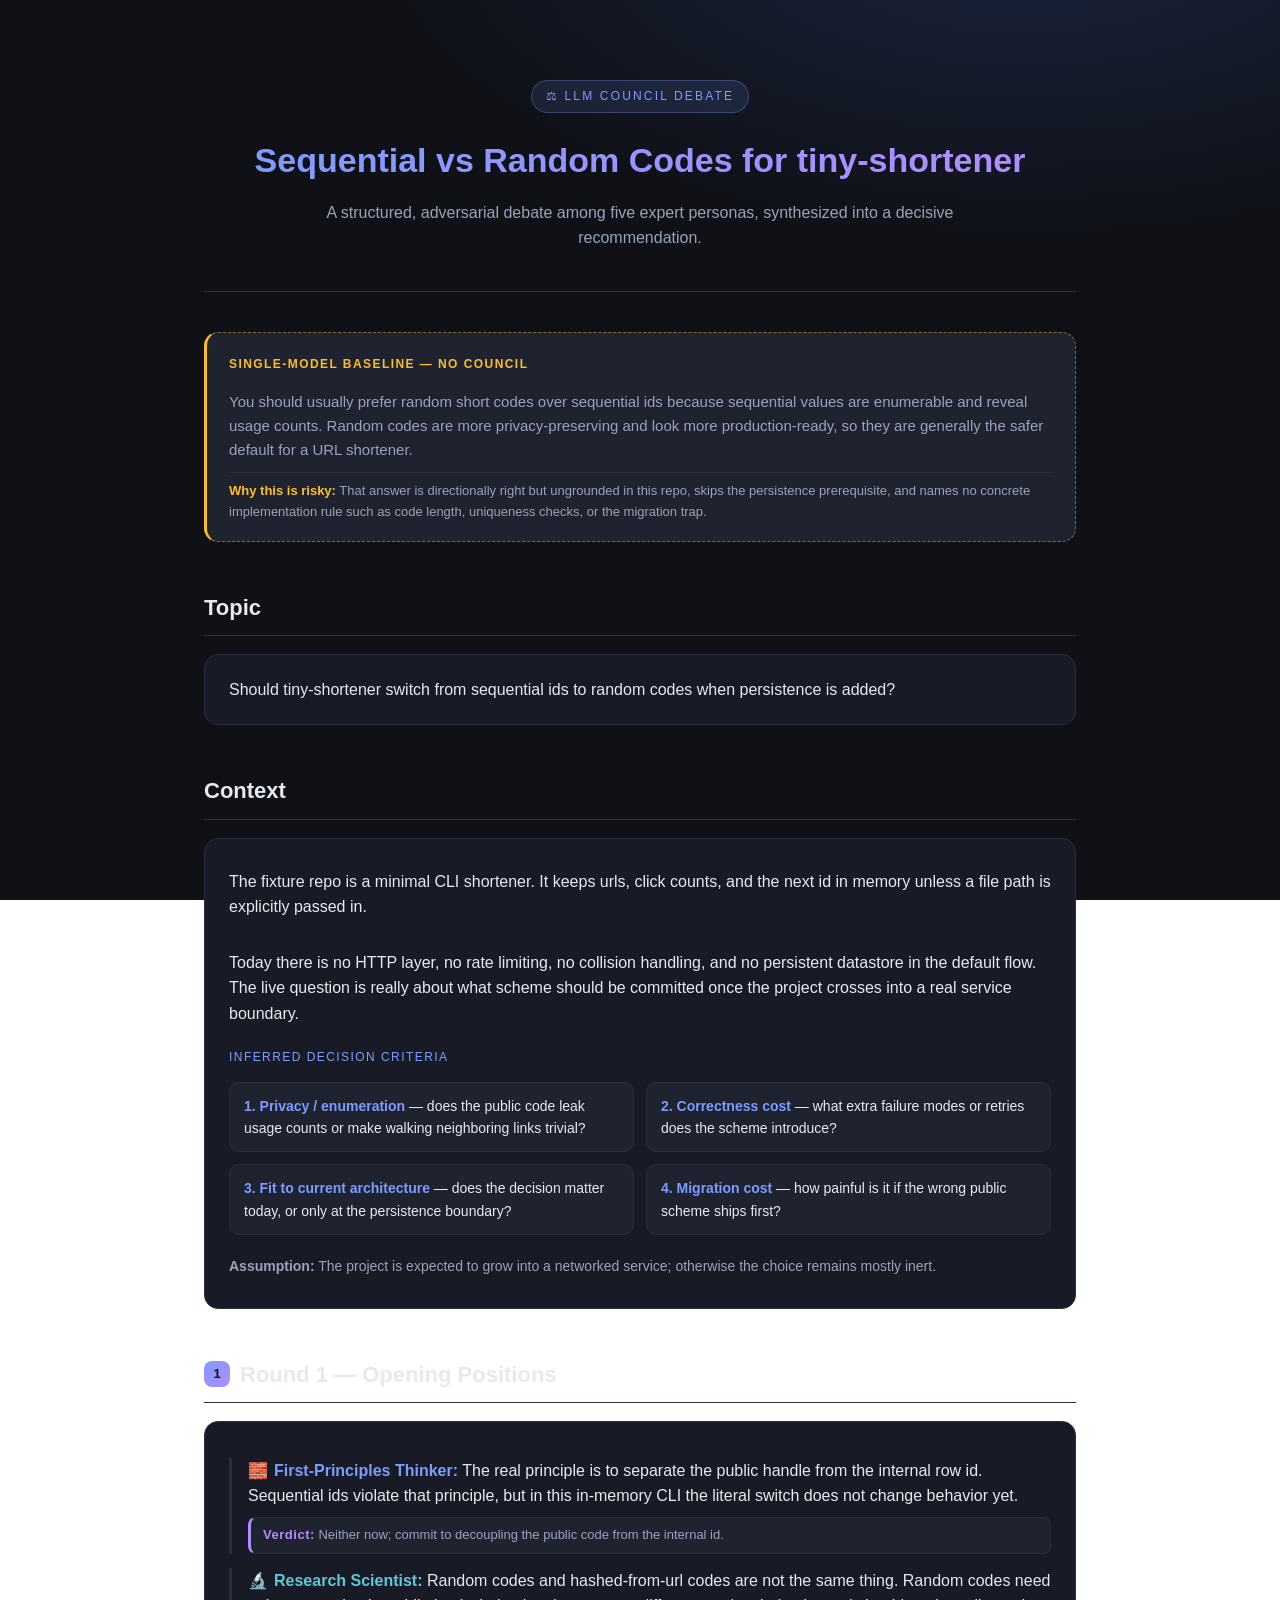
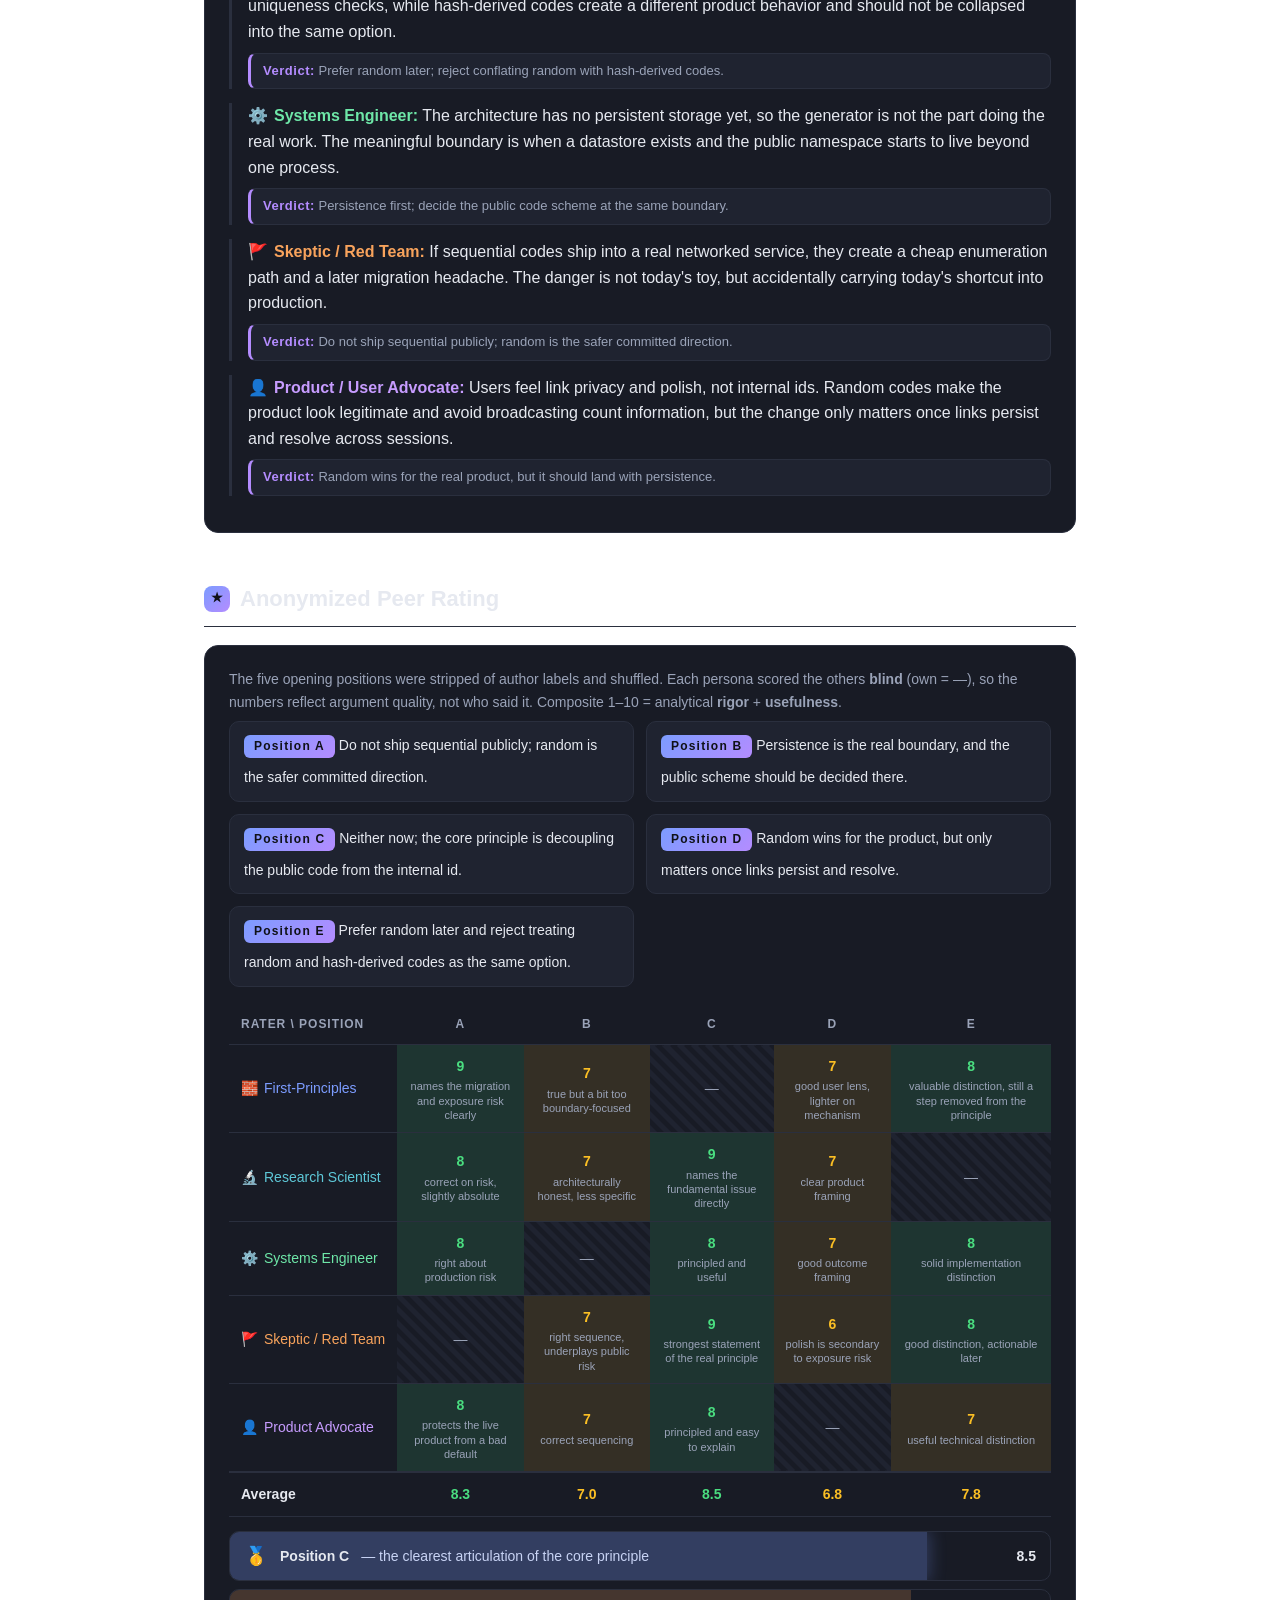
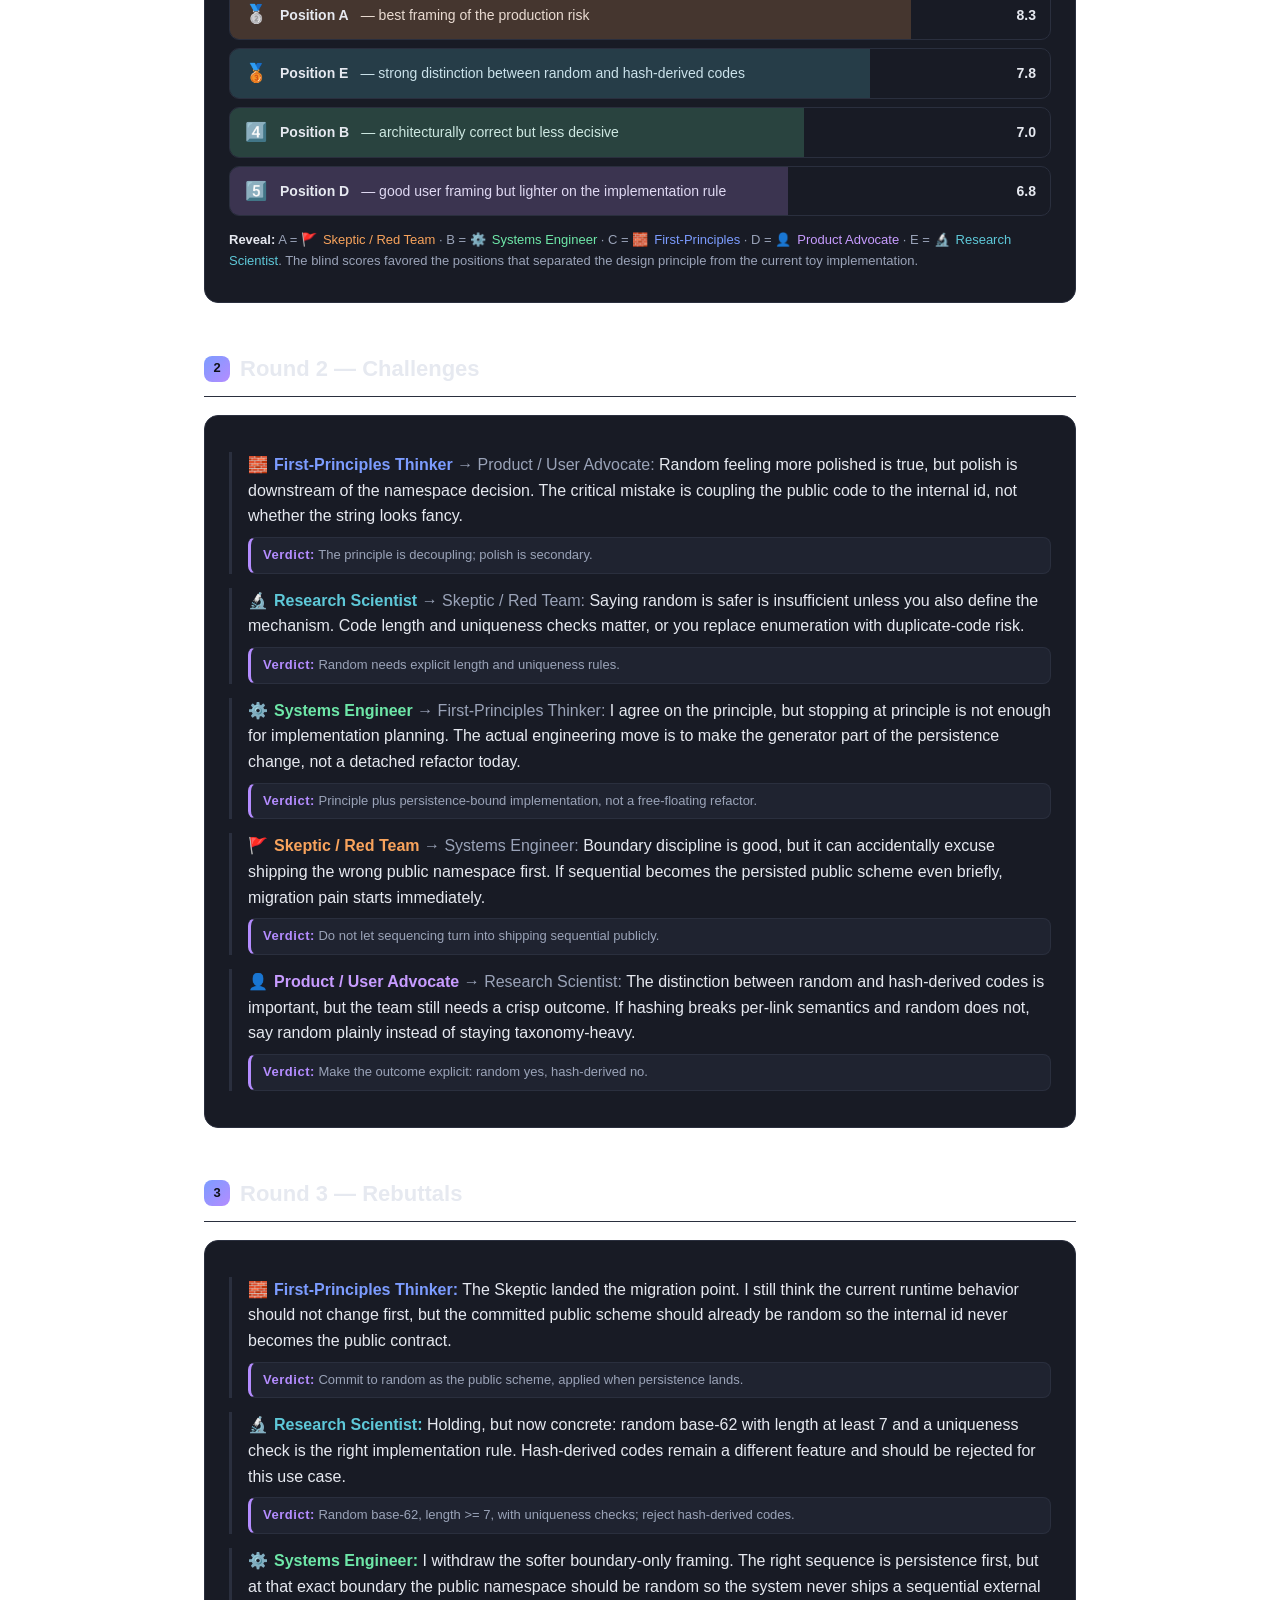
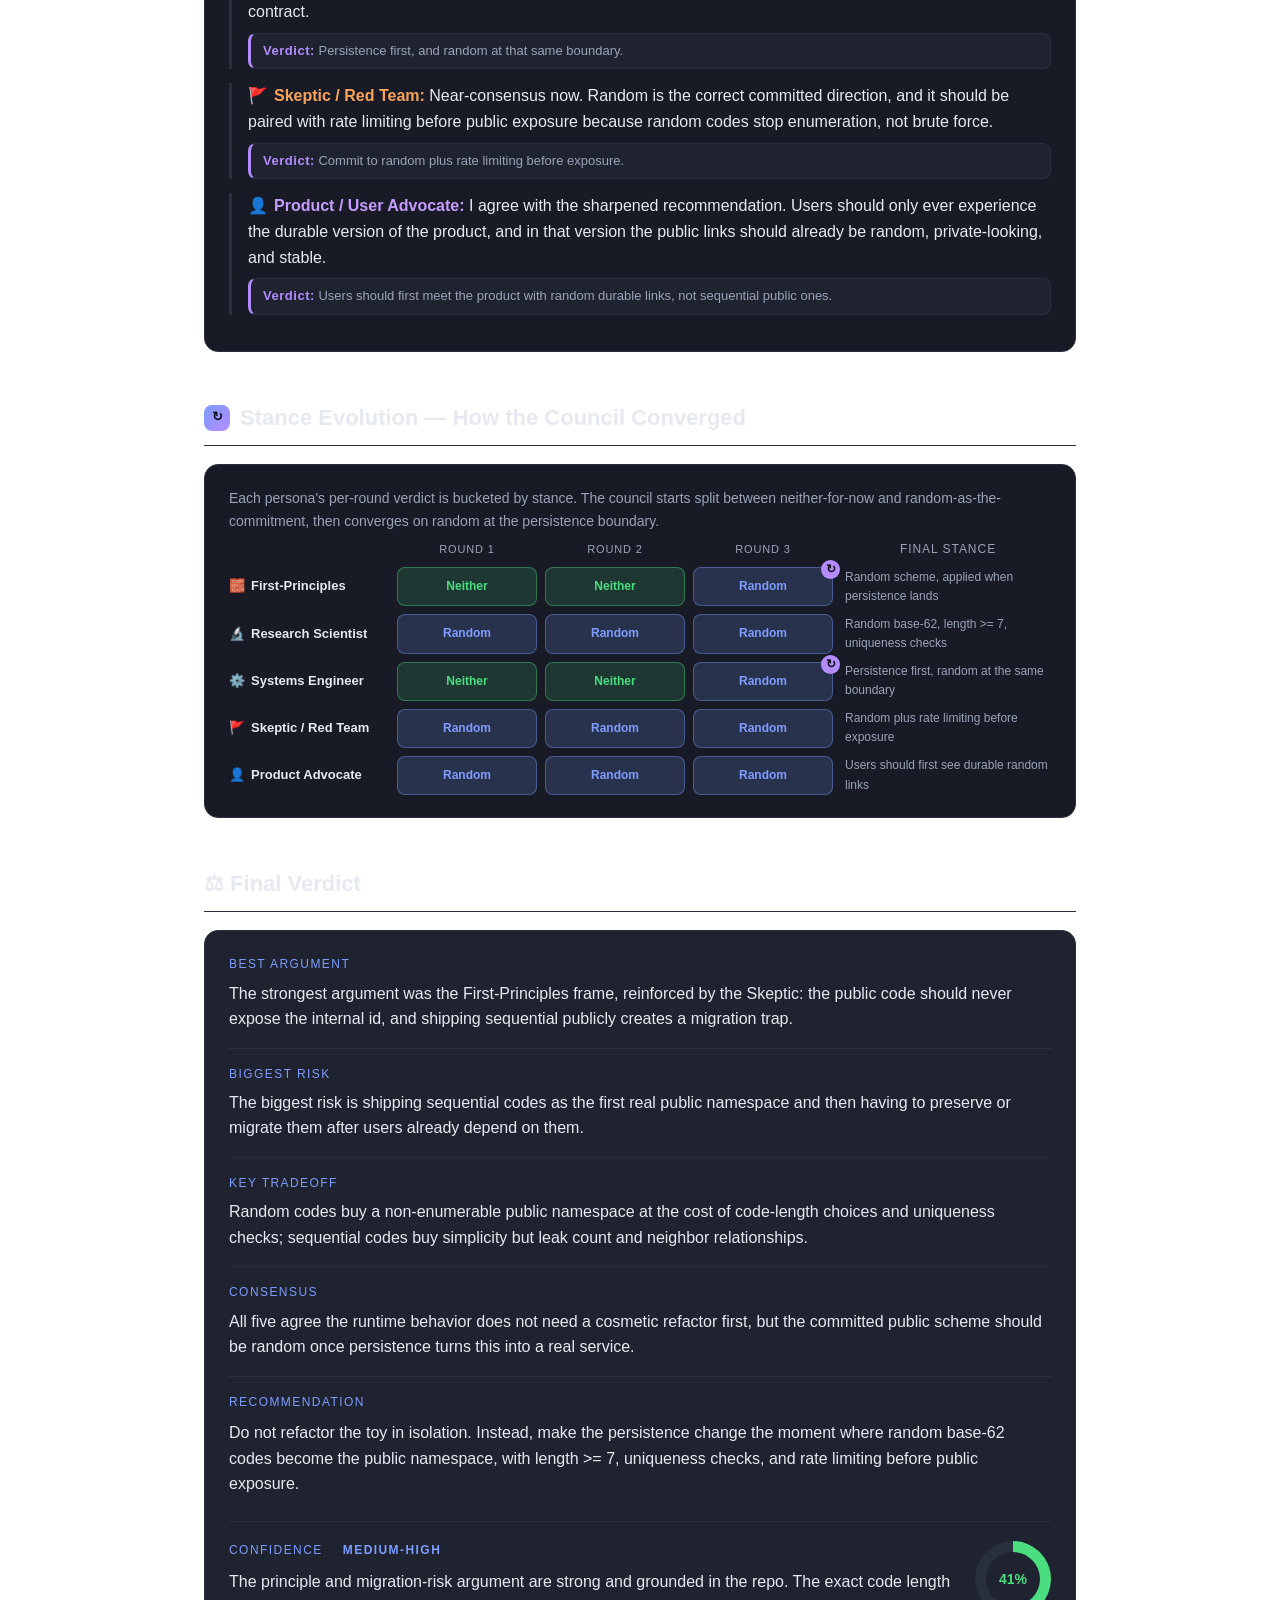
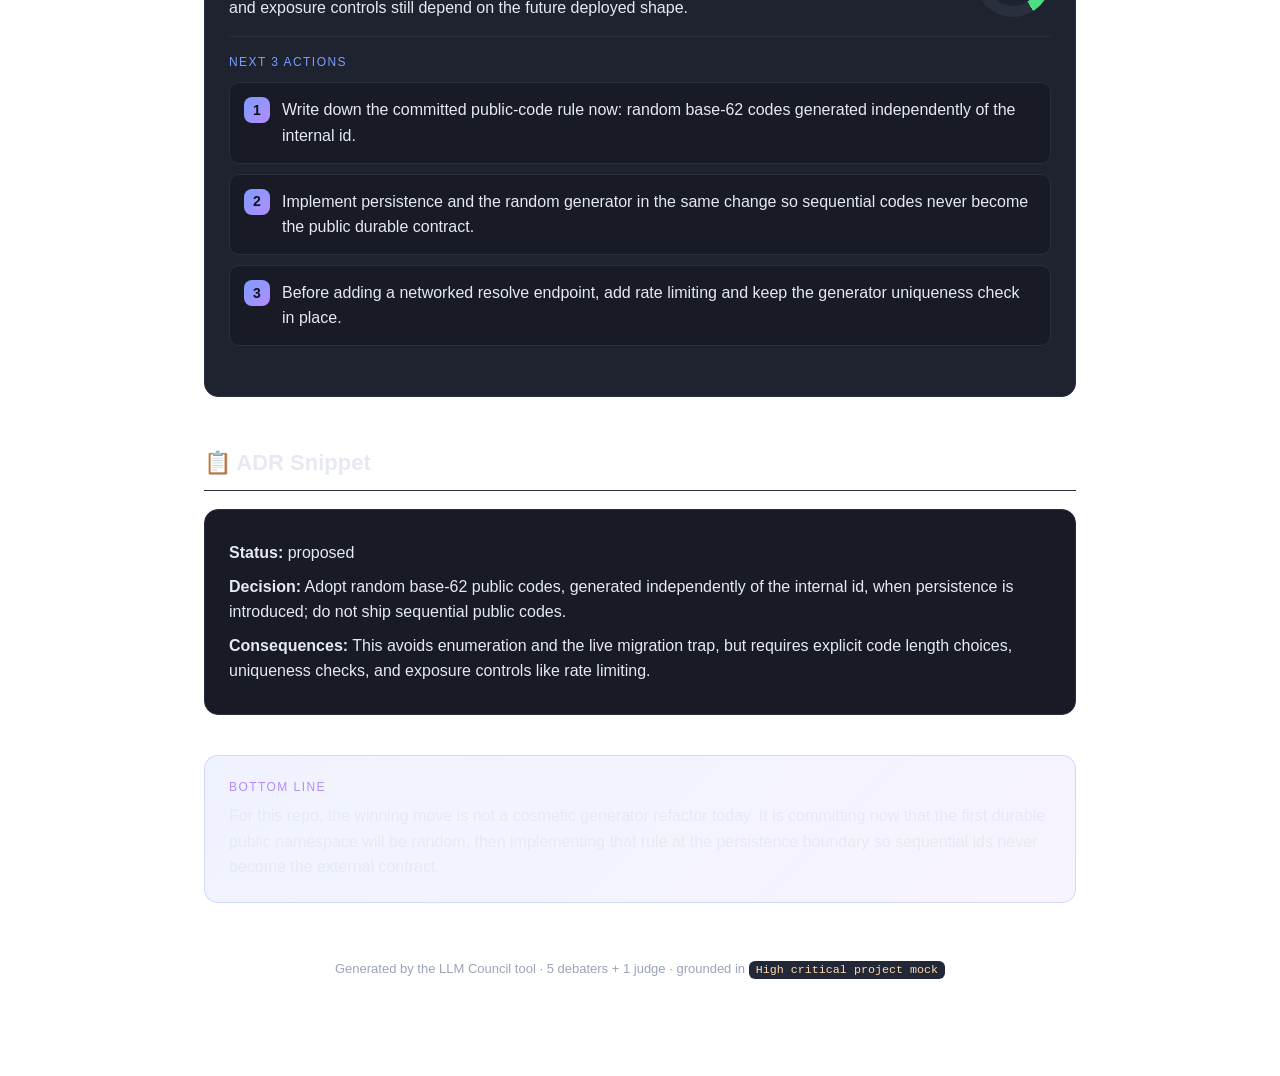
<file: llm-council-output/sequential-vs-random-codes-for-tiny-shortener.html>
<!DOCTYPE html>
<html lang="en">
<head>
<meta charset="UTF-8">
<meta name="viewport" content="width=device-width, initial-scale=1.0">
<title>LLM Council — Sequential vs Random Codes for tiny-shortener</title>
<style>
/* LLM Council debate stylesheet — source of truth for HTML-rendered debates.
   Inline this into <style> when producing a self-contained debate page.
   See SKILL.md "HTML rendering" for the class/data contract. */
:root {
    --bg: #0f1117;
    --panel: #181b25;
    --panel-2: #1f2330;
    --border: #2a2f3e;
    --text: #e6e9f0;
    --muted: #9aa3b8;
    --accent: #7c9cff;
    --accent-2: #b48cff;
    --good: #4ade80;
    --warn: #fbbf24;
    --bad: #f87171;
    --chip: #232838;
    --p1: #7c9cff; /* First-Principles */
    --p2: #5ec8d8; /* Research */
    --p3: #6ee7a8; /* Systems */
    --p4: #f8a35c; /* Skeptic */
    --p5: #c79cff; /* Product */
  }
  * { box-sizing: border-box; }
  body {
    margin: 0;
    font-family: -apple-system, BlinkMacSystemFont, "Segoe UI", Roboto, Helvetica, Arial, sans-serif;
    background: radial-gradient(1200px 600px at 80% -10%, #1b2540 0%, var(--bg) 55%) fixed;
    color: var(--text);
    line-height: 1.6;
    -webkit-font-smoothing: antialiased;
  }
  .wrap { max-width: 920px; margin: 0 auto; padding: 48px 24px 96px; }

  header.hero {
    text-align: center;
    padding: 32px 0 40px;
    border-bottom: 1px solid var(--border);
    margin-bottom: 40px;
  }
  .badge {
    display: inline-block;
    font-size: 12px;
    letter-spacing: .18em;
    text-transform: uppercase;
    color: var(--accent);
    background: rgba(124,156,255,.12);
    border: 1px solid rgba(124,156,255,.3);
    padding: 6px 14px;
    border-radius: 999px;
    margin-bottom: 20px;
  }
  h1 {
    font-size: 34px;
    margin: 0 0 12px;
    background: linear-gradient(90deg, var(--accent), var(--accent-2));
    -webkit-background-clip: text;
    background-clip: text;
    -webkit-text-fill-color: transparent;
  }
  .subtitle { color: var(--muted); font-size: 16px; max-width: 640px; margin: 0 auto; }

  h2 {
    font-size: 22px;
    margin: 48px 0 18px;
    padding-bottom: 10px;
    border-bottom: 1px solid var(--border);
    display: flex;
    align-items: center;
    gap: 10px;
  }
  h2 .num {
    font-size: 13px;
    color: var(--bg);
    background: linear-gradient(135deg, var(--accent), var(--accent-2));
    width: 26px; height: 26px;
    border-radius: 8px;
    display: inline-flex; align-items: center; justify-content: center;
    font-weight: 700;
  }

  .card {
    background: var(--panel);
    border: 1px solid var(--border);
    border-radius: 14px;
    padding: 22px 24px;
    margin: 16px 0;
  }
  .context-grid { display: grid; gap: 14px; }
  .criteria { display: grid; grid-template-columns: 1fr 1fr; gap: 12px; margin-top: 14px; }
  @media (max-width: 640px){ .criteria { grid-template-columns: 1fr; } }
  .criteria .crit {
    background: var(--panel-2);
    border: 1px solid var(--border);
    border-radius: 10px;
    padding: 12px 14px;
    font-size: 14px;
  }
  .criteria .crit b { color: var(--accent); }

  .turn { margin: 14px 0; padding-left: 16px; border-left: 3px solid var(--border); }
  .speaker { font-weight: 700; }
  .p1 { color: #7c9cff; } /* First-Principles */
  .p2 { color: #5ec8d8; } /* Research */
  .p3 { color: #6ee7a8; } /* Systems */
  .p4 { color: #f8a35c; } /* Skeptic */
  .p5 { color: #c79cff; } /* Product */
  .judge { color: var(--warn); }
  .arrow { color: var(--muted); font-weight: 400; }

  .pverdict {
    margin-top: 8px; font-size: 13px; color: var(--muted);
    background: var(--panel-2); border: 1px solid var(--border);
    border-left: 3px solid var(--accent-2);
    border-radius: 8px; padding: 7px 12px;
  }
  .pverdict b { color: var(--accent-2); font-weight: 700; letter-spacing: .04em; }

  /* anonymized peer-rating */
  .anon-grid { display: grid; grid-template-columns: 1fr 1fr; gap: 12px; margin: 6px 0 18px; }
  @media (max-width: 640px){ .anon-grid { grid-template-columns: 1fr; } }
  .anon {
    background: var(--panel-2); border: 1px solid var(--border);
    border-radius: 10px; padding: 12px 14px; font-size: 14px;
  }
  .anon .tag {
    display: inline-block; font-weight: 700; font-size: 12px; letter-spacing: .1em;
    color: var(--bg); background: linear-gradient(135deg, var(--accent), var(--accent-2));
    padding: 2px 10px; border-radius: 6px; margin-bottom: 8px;
  }
  .rate-table th, .rate-table td { text-align: center; }
  .rate-table th:first-child, .rate-table td:first-child { text-align: left; white-space: nowrap; }
  .rate-table td .note { display:block; color: var(--muted); font-size: 11px; line-height: 1.3; margin-top: 2px; }
  .rate-table .self { color: var(--muted); }
  .rate-table .avg td { font-weight: 700; border-top: 2px solid var(--border); }
  .score { font-weight: 700; }
  .s-hi { color: var(--good); }
  .s-mid { color: var(--warn); }
  .s-lo { color: var(--bad); }
  .rank { list-style: none; padding: 0; margin: 14px 0 0; display: grid; gap: 8px; }
  .rank li {
    display: flex; align-items: center; gap: 12px;
    background: var(--panel); border: 1px solid var(--border);
    border-radius: 10px; padding: 10px 14px; font-size: 14px;
  }
  .rank .medal { font-size: 18px; width: 24px; text-align: center; }
  .rank .sc { margin-left: auto; font-weight: 700; }
  .reveal { margin-top: 14px; font-size: 13px; color: var(--muted); }
  .reveal b { color: var(--text); }

  .verdict { background: var(--panel-2); border: 1px solid var(--border); border-radius: 14px; padding: 8px 24px 24px; }
  .vrow { padding: 16px 0; border-bottom: 1px solid var(--border); }
  .vrow:last-child { border-bottom: none; }
  .vlabel { font-size: 12px; text-transform: uppercase; letter-spacing: .12em; color: var(--accent); margin-bottom: 6px; }
  .pill {
    display: inline-block; font-size: 12px; font-weight: 700;
    padding: 3px 12px; border-radius: 999px; margin-left: 8px;
  }
  .pill.high { background: rgba(74,222,128,.15); color: var(--good); border:1px solid rgba(74,222,128,.4); }

  ol.actions { counter-reset: step; list-style: none; padding: 0; margin: 8px 0 0; }
  ol.actions li {
    position: relative; padding: 14px 14px 14px 52px; margin: 10px 0;
    background: var(--panel); border: 1px solid var(--border); border-radius: 10px;
  }
  ol.actions li::before {
    counter-increment: step; content: counter(step);
    position: absolute; left: 14px; top: 14px;
    width: 26px; height: 26px; border-radius: 8px;
    background: linear-gradient(135deg, var(--accent), var(--accent-2));
    color: var(--bg); font-weight: 700; font-size: 14px;
    display: flex; align-items: center; justify-content: center;
  }

  .bottom {
    margin-top: 40px; padding: 22px 24px;
    background: linear-gradient(135deg, rgba(124,156,255,.12), rgba(180,140,255,.10));
    border: 1px solid rgba(124,156,255,.3); border-radius: 14px;
  }
  .bottom .vlabel { color: var(--accent-2); }

  /* naive single-model baseline — the deliberate "before" callout */
  .naive {
    margin: 0 0 32px; padding: 18px 22px;
    background: var(--panel-2);
    border: 1px dashed rgba(251,191,36,.45);
    border-left: 3px solid var(--warn);
    border-radius: 14px;
    color: var(--muted); font-size: 15px;
  }
  .naive p { margin: 8px 0; }
  .naive-label {
    display: inline-block;
    font-size: 12px; font-weight: 700;
    letter-spacing: .12em; text-transform: uppercase;
    color: var(--warn); margin-bottom: 8px;
  }
  .naive-risk {
    font-size: 13px; color: var(--muted);
    border-top: 1px solid var(--border);
    padding-top: 8px; margin-top: 10px;
  }
  .naive-risk b { color: var(--warn); }

  code { background: var(--chip); padding: 2px 7px; border-radius: 6px; font-size: .9em; color: #ffd9a8; }
  table { width: 100%; border-collapse: collapse; margin: 12px 0; font-size: 14px; }
  th, td { text-align: left; padding: 10px 12px; border-bottom: 1px solid var(--border); }
  th { color: var(--muted); font-weight: 600; font-size: 12px; text-transform: uppercase; letter-spacing: .08em; }
  footer { text-align: center; color: var(--muted); font-size: 13px; margin-top: 56px; }
  p { margin: 8px 0; }

  /* persona avatars */
  .avatar { display: inline-block; margin-right: 6px; font-style: normal; }

  /* stance-evolution convergence grid */
  .evo {
    display: grid;
    grid-template-columns: 160px repeat(3, 1fr) 1.5fr;
    gap: 8px; align-items: center;
    margin-top: 6px;
  }
  @media (max-width: 640px){ .evo { grid-template-columns: 110px repeat(3, 1fr); } .evo .evo-final { display:none; } .evo .evo-final.evo-h { display:block; grid-column: 1 / -1; } }
  .evo .evo-h { font-size: 11px; text-transform: uppercase; letter-spacing: .08em; color: var(--muted); text-align: center; }
  .evo .evo-name { font-size: 13px; font-weight: 600; }
  .evo .chip {
    position: relative; text-align: center; padding: 9px 6px;
    border-radius: 8px; font-size: 12px; font-weight: 600;
    border: 1px solid var(--border);
  }
  .evo .chip[data-stance="kafka"]     { background: rgba(124,156,255,.18); color: var(--accent); border-color: rgba(124,156,255,.4); }
  .evo .chip[data-stance="rabbit"]    { background: rgba(251,191,36,.16);  color: var(--warn);   border-color: rgba(251,191,36,.4); }
  .evo .chip[data-stance="neither"]   { background: rgba(74,222,128,.15);  color: var(--good);   border-color: rgba(74,222,128,.4); }
  .evo .chip[data-stance="undecided"] { background: rgba(154,163,184,.14); color: var(--muted);  border-color: var(--border); }
  .evo .chip .chg {
    position: absolute; top: -8px; right: -8px;
    width: 19px; height: 19px; border-radius: 50%;
    background: var(--accent-2); color: var(--bg);
    font-size: 12px; font-weight: 700;
    display: grid; place-items: center;
  }
  .evo .evo-final { font-size: 12px; color: var(--muted); padding-left: 4px; }

  /* peer-rating heatmap */
  .rate-table td[data-score="8"],
  .rate-table td[data-score="9"],
  .rate-table td[data-score="10"] { background: rgba(74,222,128,.13); }
  .rate-table td[data-score="6"],
  .rate-table td[data-score="7"]  { background: rgba(251,191,36,.12); }
  .rate-table td[data-score="3"],
  .rate-table td[data-score="4"],
  .rate-table td[data-score="5"]  { background: rgba(248,113,113,.13); }
  .rate-table td.self {
    background: repeating-linear-gradient(45deg, var(--panel-2), var(--panel-2) 5px, var(--panel) 5px, var(--panel) 10px);
  }

  /* ranking bar chart */
  .rank li { position: relative; overflow: hidden; }
  .rank .bar {
    position: absolute; left: 0; top: 0; bottom: 0;
    width: calc(var(--score) / 10 * 100%);
    background: var(--p1); opacity: .20;
    border-left: 3px solid var(--bar-color, var(--p1));
    z-index: 0;
  }
  .rank .bar.p1 { background: var(--p1); --bar-color: var(--p1); }
  .rank .bar.p2 { background: var(--p2); --bar-color: var(--p2); }
  .rank .bar.p3 { background: var(--p3); --bar-color: var(--p3); }
  .rank .bar.p4 { background: var(--p4); --bar-color: var(--p4); }
  .rank .bar.p5 { background: var(--p5); --bar-color: var(--p5); }
  .rank .bar.glow { box-shadow: 0 0 18px 2px var(--bar-color); opacity: .28; }
  .rank li > .medal, .rank li > b, .rank li > .sc { position: relative; z-index: 1; }

  /* confidence gauge */
  .conf-row { display: flex; align-items: center; gap: 22px; }
  .conf-text { flex: 1; }
  .gauge {
    flex: 0 0 auto; width: 76px; height: 76px; border-radius: 50%;
    display: grid; place-items: center;
    background: conic-gradient(var(--good) calc(var(--val, 0) * 1%), var(--border) 0);
  }
  .gauge::before {
    content: ''; grid-area: 1 / 1;
    width: 54px; height: 54px; border-radius: 50%; background: var(--panel-2);
  }
  .gauge .val { grid-area: 1 / 1; z-index: 1; font-weight: 700; font-size: 14px; color: var(--good); }
  @media (max-width: 640px){ .conf-row { flex-direction: column; align-items: flex-start; } }

  /* scroll-reveal */
  @media (prefers-reduced-motion: no-preference) {
    .turn, .card, .evo { opacity: 0; transform: translateY(16px); transition: opacity .5s ease, transform .5s ease; }
    .turn.in, .card.in, .evo.in { opacity: 1; transform: none; }
    .card .turn:nth-child(1) { transition-delay: .04s; }
    .card .turn:nth-child(2) { transition-delay: .12s; }
    .card .turn:nth-child(3) { transition-delay: .20s; }
    .card .turn:nth-child(4) { transition-delay: .28s; }
    .card .turn:nth-child(5) { transition-delay: .36s; }
  }

  .evo .chip[data-stance="random"] { background: rgba(124,156,255,.18); color: var(--accent); border-color: rgba(124,156,255,.4); }
  .evo .chip[data-stance="sequential"] { background: rgba(251,191,36,.16); color: var(--warn); border-color: rgba(251,191,36,.4); }
  .evo .chip[data-stance="neither"] { background: rgba(74,222,128,.15); color: var(--good); border-color: rgba(74,222,128,.4); }
  .evo .chip[data-stance="undecided"] { background: rgba(154,163,184,.14); color: var(--muted); border-color: var(--border); }
</style>
<noscript><style>.turn, .card, .evo { opacity: 1 !important; transform: none !important; }</style></noscript>
</head>
<body>
<div class="wrap">

  <header class="hero">
    <span class="badge">⚖ LLM Council Debate</span>
    <h1>Sequential vs Random Codes for tiny-shortener</h1>
    <p class="subtitle">A structured, adversarial debate among five expert personas, synthesized into a decisive recommendation.</p>
  </header>

  <div class="naive">
    <span class="naive-label">Single-model baseline — no council</span>
    <p>You should usually prefer random short codes over sequential ids because sequential values are enumerable and reveal usage counts. Random codes are more privacy-preserving and look more production-ready, so they are generally the safer default for a URL shortener.</p>
    <div class="naive-risk"><b>Why this is risky:</b> That answer is directionally right but ungrounded in this repo, skips the persistence prerequisite, and names no concrete implementation rule such as code length, uniqueness checks, or the migration trap.</div>
  </div>

  <h2>Topic</h2>
  <div class="card">
    Should tiny-shortener switch from sequential ids to random codes when persistence is added?
  </div>

  <h2>Context</h2>
  <div class="card context-grid">
    <p>The fixture repo is a minimal CLI shortener. It keeps urls, click counts, and the next id in memory unless a file path is explicitly passed in.</p>
    <p>Today there is no HTTP layer, no rate limiting, no collision handling, and no persistent datastore in the default flow. The live question is really about what scheme should be committed once the project crosses into a real service boundary.</p>
    <div>
      <div class="vlabel">Inferred decision criteria</div>
      <div class="criteria">
        <div class="crit"><b>1. Privacy / enumeration</b> — does the public code leak usage counts or make walking neighboring links trivial?</div>
        <div class="crit"><b>2. Correctness cost</b> — what extra failure modes or retries does the scheme introduce?</div>
        <div class="crit"><b>3. Fit to current architecture</b> — does the decision matter today, or only at the persistence boundary?</div>
        <div class="crit"><b>4. Migration cost</b> — how painful is it if the wrong public scheme ships first?</div>
      </div>
    </div>
    <p style="color:var(--muted);font-size:14px;margin-top:6px"><b>Assumption:</b> The project is expected to grow into a networked service; otherwise the choice remains mostly inert.</p>
  </div>

  <h2><span class="num">1</span> Round 1 — Opening Positions</h2>
  <div class="card">
    <div class="turn"><span class="speaker p1"><span class="avatar">🧱</span>First-Principles Thinker:</span> The real principle is to separate the public handle from the internal row id. Sequential ids violate that principle, but in this in-memory CLI the literal switch does not change behavior yet.
      <div class="pverdict"><b>Verdict:</b> Neither now; commit to decoupling the public code from the internal id.</div></div>
    <div class="turn"><span class="speaker p2"><span class="avatar">🔬</span>Research Scientist:</span> Random codes and hashed-from-url codes are not the same thing. Random codes need uniqueness checks, while hash-derived codes create a different product behavior and should not be collapsed into the same option.
      <div class="pverdict"><b>Verdict:</b> Prefer random later; reject conflating random with hash-derived codes.</div></div>
    <div class="turn"><span class="speaker p3"><span class="avatar">⚙️</span>Systems Engineer:</span> The architecture has no persistent storage yet, so the generator is not the part doing the real work. The meaningful boundary is when a datastore exists and the public namespace starts to live beyond one process.
      <div class="pverdict"><b>Verdict:</b> Persistence first; decide the public code scheme at the same boundary.</div></div>
    <div class="turn"><span class="speaker p4"><span class="avatar">🚩</span>Skeptic / Red Team:</span> If sequential codes ship into a real networked service, they create a cheap enumeration path and a later migration headache. The danger is not today&#x27;s toy, but accidentally carrying today&#x27;s shortcut into production.
      <div class="pverdict"><b>Verdict:</b> Do not ship sequential publicly; random is the safer committed direction.</div></div>
    <div class="turn"><span class="speaker p5"><span class="avatar">👤</span>Product / User Advocate:</span> Users feel link privacy and polish, not internal ids. Random codes make the product look legitimate and avoid broadcasting count information, but the change only matters once links persist and resolve across sessions.
      <div class="pverdict"><b>Verdict:</b> Random wins for the real product, but it should land with persistence.</div></div>
  </div>

  <h2><span class="num">★</span> Anonymized Peer Rating</h2>
  <div class="card">
    <p style="color:var(--muted);font-size:14px;margin-top:0">The five opening positions were stripped of author labels and shuffled. Each persona scored the others <b>blind</b> (own = <span class="self">—</span>), so the numbers reflect argument quality, not who said it. Composite 1–10 = analytical <b>rigor</b> + <b>usefulness</b>.</p>
    <div class="anon-grid">
      <div class="anon"><span class="tag">Position A</span> Do not ship sequential publicly; random is the safer committed direction.</div>
      <div class="anon"><span class="tag">Position B</span> Persistence is the real boundary, and the public scheme should be decided there.</div>
      <div class="anon"><span class="tag">Position C</span> Neither now; the core principle is decoupling the public code from the internal id.</div>
      <div class="anon"><span class="tag">Position D</span> Random wins for the product, but only matters once links persist and resolve.</div>
      <div class="anon"><span class="tag">Position E</span> Prefer random later and reject treating random and hash-derived codes as the same option.</div>
    </div>
    <table class="rate-table">
      <tr><th>Rater \ Position</th><th>A</th><th>B</th><th>C</th><th>D</th><th>E</th></tr>
      <tr>
        <td><span class="p1"><span class="avatar">🧱</span>First-Principles</span></td><td data-score="9"><span class="score s-hi">9</span><span class="note">names the migration and exposure risk clearly</span></td><td data-score="7"><span class="score s-mid">7</span><span class="note">true but a bit too boundary-focused</span></td><td class="self">—</td><td data-score="7"><span class="score s-mid">7</span><span class="note">good user lens, lighter on mechanism</span></td><td data-score="8"><span class="score s-hi">8</span><span class="note">valuable distinction, still a step removed from the principle</span></td>
      </tr>
      <tr>
        <td><span class="p2"><span class="avatar">🔬</span>Research Scientist</span></td><td data-score="8"><span class="score s-hi">8</span><span class="note">correct on risk, slightly absolute</span></td><td data-score="7"><span class="score s-mid">7</span><span class="note">architecturally honest, less specific</span></td><td data-score="9"><span class="score s-hi">9</span><span class="note">names the fundamental issue directly</span></td><td data-score="7"><span class="score s-mid">7</span><span class="note">clear product framing</span></td><td class="self">—</td>
      </tr>
      <tr>
        <td><span class="p3"><span class="avatar">⚙️</span>Systems Engineer</span></td><td data-score="8"><span class="score s-hi">8</span><span class="note">right about production risk</span></td><td class="self">—</td><td data-score="8"><span class="score s-hi">8</span><span class="note">principled and useful</span></td><td data-score="7"><span class="score s-mid">7</span><span class="note">good outcome framing</span></td><td data-score="8"><span class="score s-hi">8</span><span class="note">solid implementation distinction</span></td>
      </tr>
      <tr>
        <td><span class="p4"><span class="avatar">🚩</span>Skeptic / Red Team</span></td><td class="self">—</td><td data-score="7"><span class="score s-mid">7</span><span class="note">right sequence, underplays public risk</span></td><td data-score="9"><span class="score s-hi">9</span><span class="note">strongest statement of the real principle</span></td><td data-score="6"><span class="score s-mid">6</span><span class="note">polish is secondary to exposure risk</span></td><td data-score="8"><span class="score s-hi">8</span><span class="note">good distinction, actionable later</span></td>
      </tr>
      <tr>
        <td><span class="p5"><span class="avatar">👤</span>Product Advocate</span></td><td data-score="8"><span class="score s-hi">8</span><span class="note">protects the live product from a bad default</span></td><td data-score="7"><span class="score s-mid">7</span><span class="note">correct sequencing</span></td><td data-score="8"><span class="score s-hi">8</span><span class="note">principled and easy to explain</span></td><td class="self">—</td><td data-score="7"><span class="score s-mid">7</span><span class="note">useful technical distinction</span></td>
      </tr>
      <tr class="avg">
        <td>Average</td><td><span class="s-hi">8.3</span></td><td><span class="s-mid">7.0</span></td><td><span class="s-hi">8.5</span></td><td><span class="s-mid">6.8</span></td><td><span class="s-mid">7.8</span></td>
      </tr>
    </table>
    <ol class="rank">
      <li><span class="bar p1 glow" style="--score:8.5"></span><span class="medal">🥇</span> <b>Position C</b> — the clearest articulation of the core principle <span class="sc">8.5</span></li>
      <li><span class="bar p4" style="--score:8.3"></span><span class="medal">🥈</span> <b>Position A</b> — best framing of the production risk <span class="sc">8.3</span></li>
      <li><span class="bar p2" style="--score:7.8"></span><span class="medal">🥉</span> <b>Position E</b> — strong distinction between random and hash-derived codes <span class="sc">7.8</span></li>
      <li><span class="bar p3" style="--score:7.0"></span><span class="medal">4️⃣</span> <b>Position B</b> — architecturally correct but less decisive <span class="sc">7.0</span></li>
      <li><span class="bar p5" style="--score:6.8"></span><span class="medal">5️⃣</span> <b>Position D</b> — good user framing but lighter on the implementation rule <span class="sc">6.8</span></li>
    </ol>
    <p class="reveal"><b>Reveal:</b> A = <span class="p4"><span class="avatar">🚩</span>Skeptic / Red Team</span> · B = <span class="p3"><span class="avatar">⚙️</span>Systems Engineer</span> · C = <span class="p1"><span class="avatar">🧱</span>First-Principles</span> · D = <span class="p5"><span class="avatar">👤</span>Product Advocate</span> · E = <span class="p2"><span class="avatar">🔬</span>Research Scientist</span>. The blind scores favored the positions that separated the design principle from the current toy implementation.</p>
  </div>

  <h2><span class="num">2</span> Round 2 — Challenges</h2>
  <div class="card">
    <div class="turn"><span class="speaker p1"><span class="avatar">🧱</span>First-Principles Thinker <span class="arrow">→ Product / User Advocate:</span></span> Random feeling more polished is true, but polish is downstream of the namespace decision. The critical mistake is coupling the public code to the internal id, not whether the string looks fancy.
      <div class="pverdict"><b>Verdict:</b> The principle is decoupling; polish is secondary.</div></div>
    <div class="turn"><span class="speaker p2"><span class="avatar">🔬</span>Research Scientist <span class="arrow">→ Skeptic / Red Team:</span></span> Saying random is safer is insufficient unless you also define the mechanism. Code length and uniqueness checks matter, or you replace enumeration with duplicate-code risk.
      <div class="pverdict"><b>Verdict:</b> Random needs explicit length and uniqueness rules.</div></div>
    <div class="turn"><span class="speaker p3"><span class="avatar">⚙️</span>Systems Engineer <span class="arrow">→ First-Principles Thinker:</span></span> I agree on the principle, but stopping at principle is not enough for implementation planning. The actual engineering move is to make the generator part of the persistence change, not a detached refactor today.
      <div class="pverdict"><b>Verdict:</b> Principle plus persistence-bound implementation, not a free-floating refactor.</div></div>
    <div class="turn"><span class="speaker p4"><span class="avatar">🚩</span>Skeptic / Red Team <span class="arrow">→ Systems Engineer:</span></span> Boundary discipline is good, but it can accidentally excuse shipping the wrong public namespace first. If sequential becomes the persisted public scheme even briefly, migration pain starts immediately.
      <div class="pverdict"><b>Verdict:</b> Do not let sequencing turn into shipping sequential publicly.</div></div>
    <div class="turn"><span class="speaker p5"><span class="avatar">👤</span>Product / User Advocate <span class="arrow">→ Research Scientist:</span></span> The distinction between random and hash-derived codes is important, but the team still needs a crisp outcome. If hashing breaks per-link semantics and random does not, say random plainly instead of staying taxonomy-heavy.
      <div class="pverdict"><b>Verdict:</b> Make the outcome explicit: random yes, hash-derived no.</div></div>
  </div>

  <h2><span class="num">3</span> Round 3 — Rebuttals</h2>
  <div class="card">
    <div class="turn"><span class="speaker p1"><span class="avatar">🧱</span>First-Principles Thinker:</span> The Skeptic landed the migration point. I still think the current runtime behavior should not change first, but the committed public scheme should already be random so the internal id never becomes the public contract.
      <div class="pverdict"><b>Verdict:</b> Commit to random as the public scheme, applied when persistence lands.</div></div>
    <div class="turn"><span class="speaker p2"><span class="avatar">🔬</span>Research Scientist:</span> Holding, but now concrete: random base-62 with length at least 7 and a uniqueness check is the right implementation rule. Hash-derived codes remain a different feature and should be rejected for this use case.
      <div class="pverdict"><b>Verdict:</b> Random base-62, length &gt;= 7, with uniqueness checks; reject hash-derived codes.</div></div>
    <div class="turn"><span class="speaker p3"><span class="avatar">⚙️</span>Systems Engineer:</span> I withdraw the softer boundary-only framing. The right sequence is persistence first, but at that exact boundary the public namespace should be random so the system never ships a sequential external contract.
      <div class="pverdict"><b>Verdict:</b> Persistence first, and random at that same boundary.</div></div>
    <div class="turn"><span class="speaker p4"><span class="avatar">🚩</span>Skeptic / Red Team:</span> Near-consensus now. Random is the correct committed direction, and it should be paired with rate limiting before public exposure because random codes stop enumeration, not brute force.
      <div class="pverdict"><b>Verdict:</b> Commit to random plus rate limiting before exposure.</div></div>
    <div class="turn"><span class="speaker p5"><span class="avatar">👤</span>Product / User Advocate:</span> I agree with the sharpened recommendation. Users should only ever experience the durable version of the product, and in that version the public links should already be random, private-looking, and stable.
      <div class="pverdict"><b>Verdict:</b> Users should first meet the product with random durable links, not sequential public ones.</div></div>
  </div>

  <h2><span class="num">↻</span> Stance Evolution — How the Council Converged</h2>
  <div class="card">
    <p style="color:var(--muted);font-size:14px;margin-top:0">Each persona&#x27;s per-round verdict is bucketed by stance. The council starts split between neither-for-now and random-as-the-commitment, then converges on random at the persistence boundary.</p>
    <div class="evo">
      <div></div>
      <div class="evo-h">Round 1</div>
      <div class="evo-h">Round 2</div>
      <div class="evo-h">Round 3</div>
      <div class="evo-h evo-final">Final stance</div>
      <div class="evo-name"><span class="avatar">🧱</span>First-Principles</div>
      <div class="chip" data-stance="neither">Neither</div>
      <div class="chip" data-stance="neither">Neither</div>
      <div class="chip" data-stance="random">Random<span class="chg" title="changed mind">↻</span></div>
      <div class="evo-final">Random scheme, applied when persistence lands</div>
      <div class="evo-name"><span class="avatar">🔬</span>Research Scientist</div>
      <div class="chip" data-stance="random">Random</div>
      <div class="chip" data-stance="random">Random</div>
      <div class="chip" data-stance="random">Random</div>
      <div class="evo-final">Random base-62, length &gt;= 7, uniqueness checks</div>
      <div class="evo-name"><span class="avatar">⚙️</span>Systems Engineer</div>
      <div class="chip" data-stance="neither">Neither</div>
      <div class="chip" data-stance="neither">Neither</div>
      <div class="chip" data-stance="random">Random<span class="chg" title="changed mind">↻</span></div>
      <div class="evo-final">Persistence first, random at the same boundary</div>
      <div class="evo-name"><span class="avatar">🚩</span>Skeptic / Red Team</div>
      <div class="chip" data-stance="random">Random</div>
      <div class="chip" data-stance="random">Random</div>
      <div class="chip" data-stance="random">Random</div>
      <div class="evo-final">Random plus rate limiting before exposure</div>
      <div class="evo-name"><span class="avatar">👤</span>Product Advocate</div>
      <div class="chip" data-stance="random">Random</div>
      <div class="chip" data-stance="random">Random</div>
      <div class="chip" data-stance="random">Random</div>
      <div class="evo-final">Users should first see durable random links</div>
    </div>
  </div>

  <h2>⚖ Final Verdict</h2>
  <div class="verdict">
    <div class="vrow"><div class="vlabel">Best argument</div>The strongest argument was the First-Principles frame, reinforced by the Skeptic: the public code should never expose the internal id, and shipping sequential publicly creates a migration trap.</div>
    <div class="vrow"><div class="vlabel">Biggest risk</div>The biggest risk is shipping sequential codes as the first real public namespace and then having to preserve or migrate them after users already depend on them.</div>
    <div class="vrow"><div class="vlabel">Key tradeoff</div>Random codes buy a non-enumerable public namespace at the cost of code-length choices and uniqueness checks; sequential codes buy simplicity but leak count and neighbor relationships.</div>
    <div class="vrow"><div class="vlabel">Consensus</div>All five agree the runtime behavior does not need a cosmetic refactor first, but the committed public scheme should be random once persistence turns this into a real service.</div>
    <div class="vrow"><div class="vlabel">Recommendation</div><p>Do not refactor the toy in isolation. Instead, make the persistence change the moment where random base-62 codes become the public namespace, with length &gt;= 7, uniqueness checks, and rate limiting before public exposure.</p></div>
    <div class="vrow conf-row"><div class="conf-text"><div class="vlabel">Confidence<span class="pill med">MEDIUM-HIGH</span></div>The principle and migration-risk argument are strong and grounded in the repo. The exact code length and exposure controls still depend on the future deployed shape.</div><div class="gauge" data-confidence="76"><span class="val">0%</span></div></div>
    <div class="vrow"><div class="vlabel">Next 3 actions</div>
      <ol class="actions">
        <li>Write down the committed public-code rule now: random base-62 codes generated independently of the internal id.</li>
        <li>Implement persistence and the random generator in the same change so sequential codes never become the public durable contract.</li>
        <li>Before adding a networked resolve endpoint, add rate limiting and keep the generator uniqueness check in place.</li>
      </ol>
    </div>
  </div>

  <h2>📋 ADR Snippet</h2>
  <div class="card">
    <p><b>Status:</b> proposed</p>
    <p><b>Decision:</b> Adopt random base-62 public codes, generated independently of the internal id, when persistence is introduced; do not ship sequential public codes.</p>
    <p><b>Consequences:</b> This avoids enumeration and the live migration trap, but requires explicit code length choices, uniqueness checks, and exposure controls like rate limiting.</p>
    </div>

  <div class="bottom">
    <div class="vlabel">Bottom line</div>
    For this repo, the winning move is not a cosmetic generator refactor today. It is committing now that the first durable public namespace will be random, then implementing that rule at the persistence boundary so sequential ids never become the external contract.
  </div>

  <footer>Generated by the LLM Council tool · 5 debaters + 1 judge · grounded in <code>High critical project mock</code></footer>

</div>
<script>
/* LLM Council debate behavior — scroll-reveal + confidence gauge.
   Inline this into <script> before </body> in a self-contained debate page.
   Respects prefers-reduced-motion: shows everything immediately, no animation. */
(function () {
  var reduce = window.matchMedia && window.matchMedia('(prefers-reduced-motion: reduce)').matches;
  var reveal = document.querySelectorAll('.turn, .card, .evo');
  var gauges = document.querySelectorAll('.gauge');

  function fillGauge(g, value) {
    g.style.setProperty('--val', value);
    var v = g.querySelector('.val');
    if (v) v.textContent = value + '%';
  }

  if (reduce || !('IntersectionObserver' in window)) {
    reveal.forEach(function (el) { el.classList.add('in'); });
    gauges.forEach(function (g) { fillGauge(g, +g.dataset.confidence || 0); });
    return;
  }

  var io = new IntersectionObserver(function (entries) {
    entries.forEach(function (e) {
      if (e.isIntersecting) { e.target.classList.add('in'); io.unobserve(e.target); }
    });
  }, { threshold: 0.12 });
  reveal.forEach(function (el) { io.observe(el); });

  gauges.forEach(function (g) {
    var target = +g.dataset.confidence || 0;
    var go = new IntersectionObserver(function (entries) {
      if (!entries[0].isIntersecting) return;
      go.unobserve(g);
      var start = null, dur = 1100;
      requestAnimationFrame(function step(ts) {
        if (start === null) start = ts;
        var p = Math.min((ts - start) / dur, 1);
        fillGauge(g, Math.round(p * target));
        if (p < 1) requestAnimationFrame(step);
      });
    }, { threshold: 0.4 });
    go.observe(g);
  });
})();

</script>
</body>
</html>
</file>
